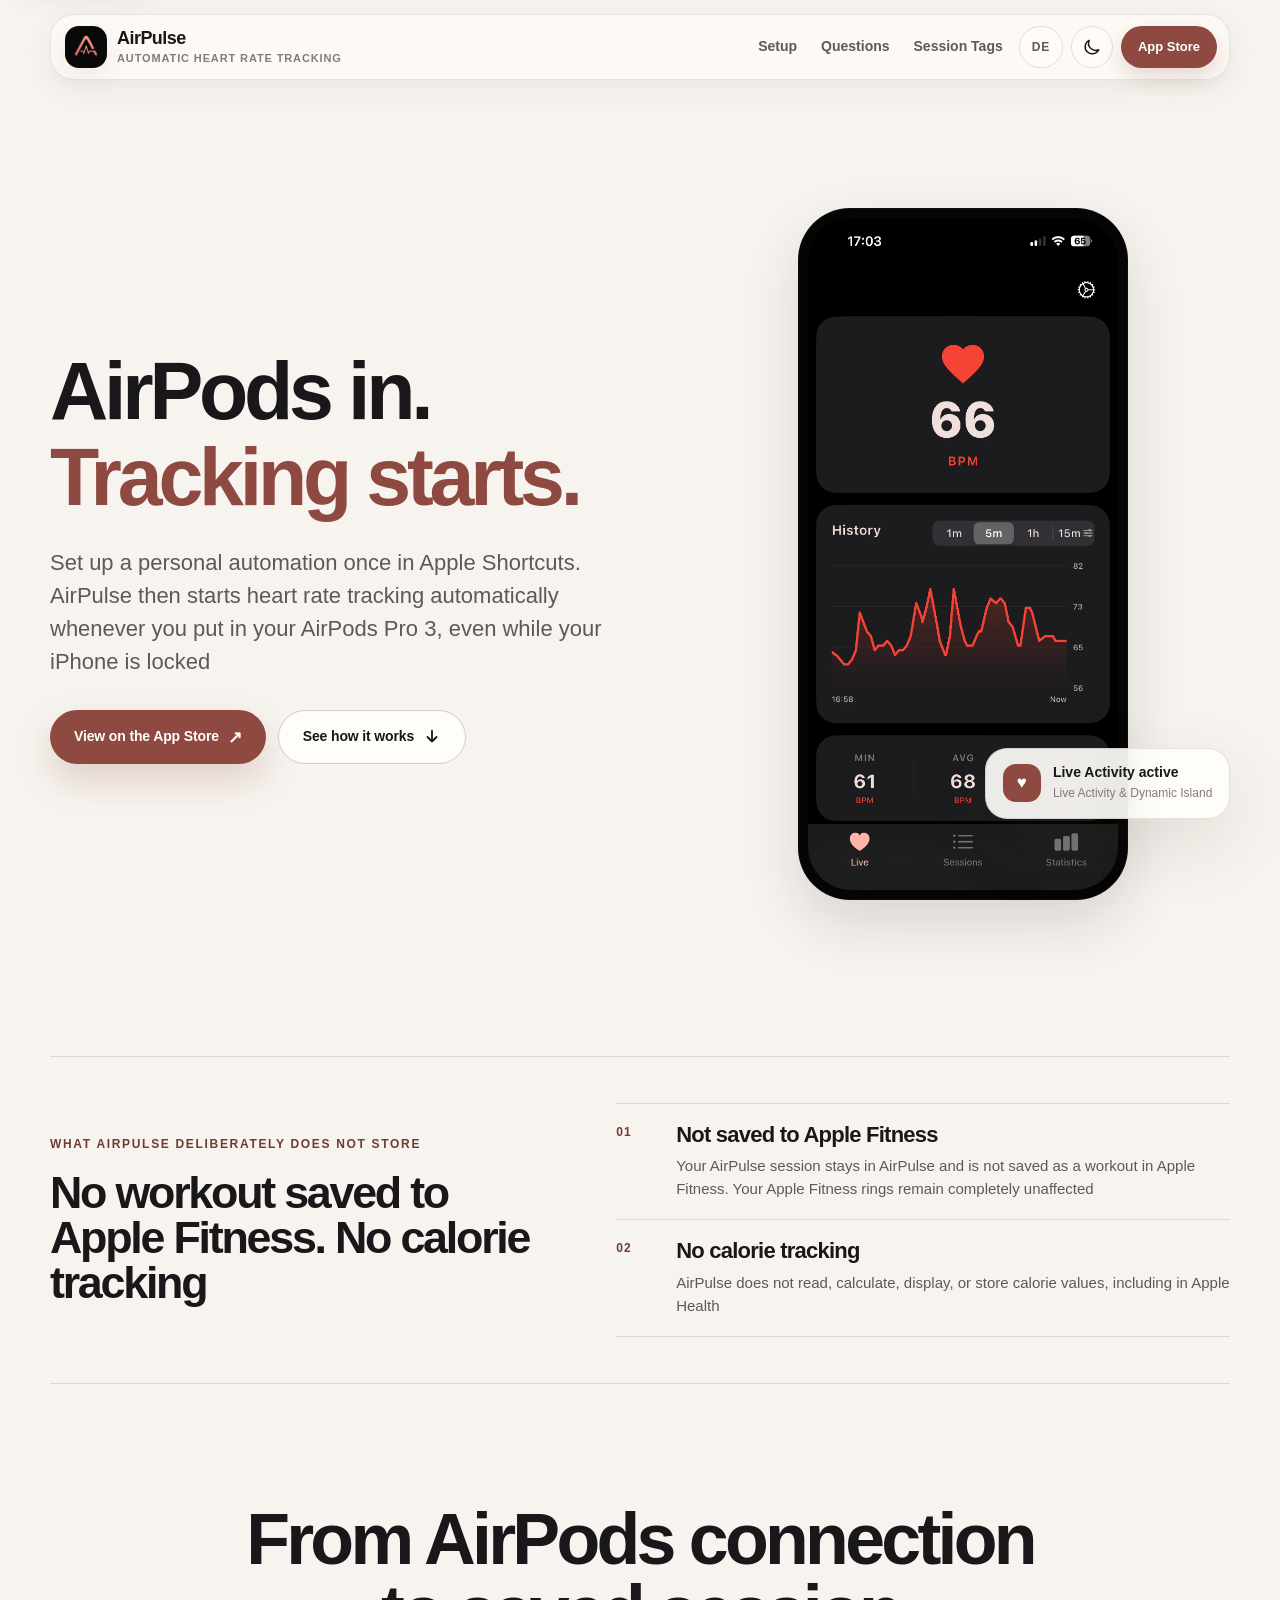
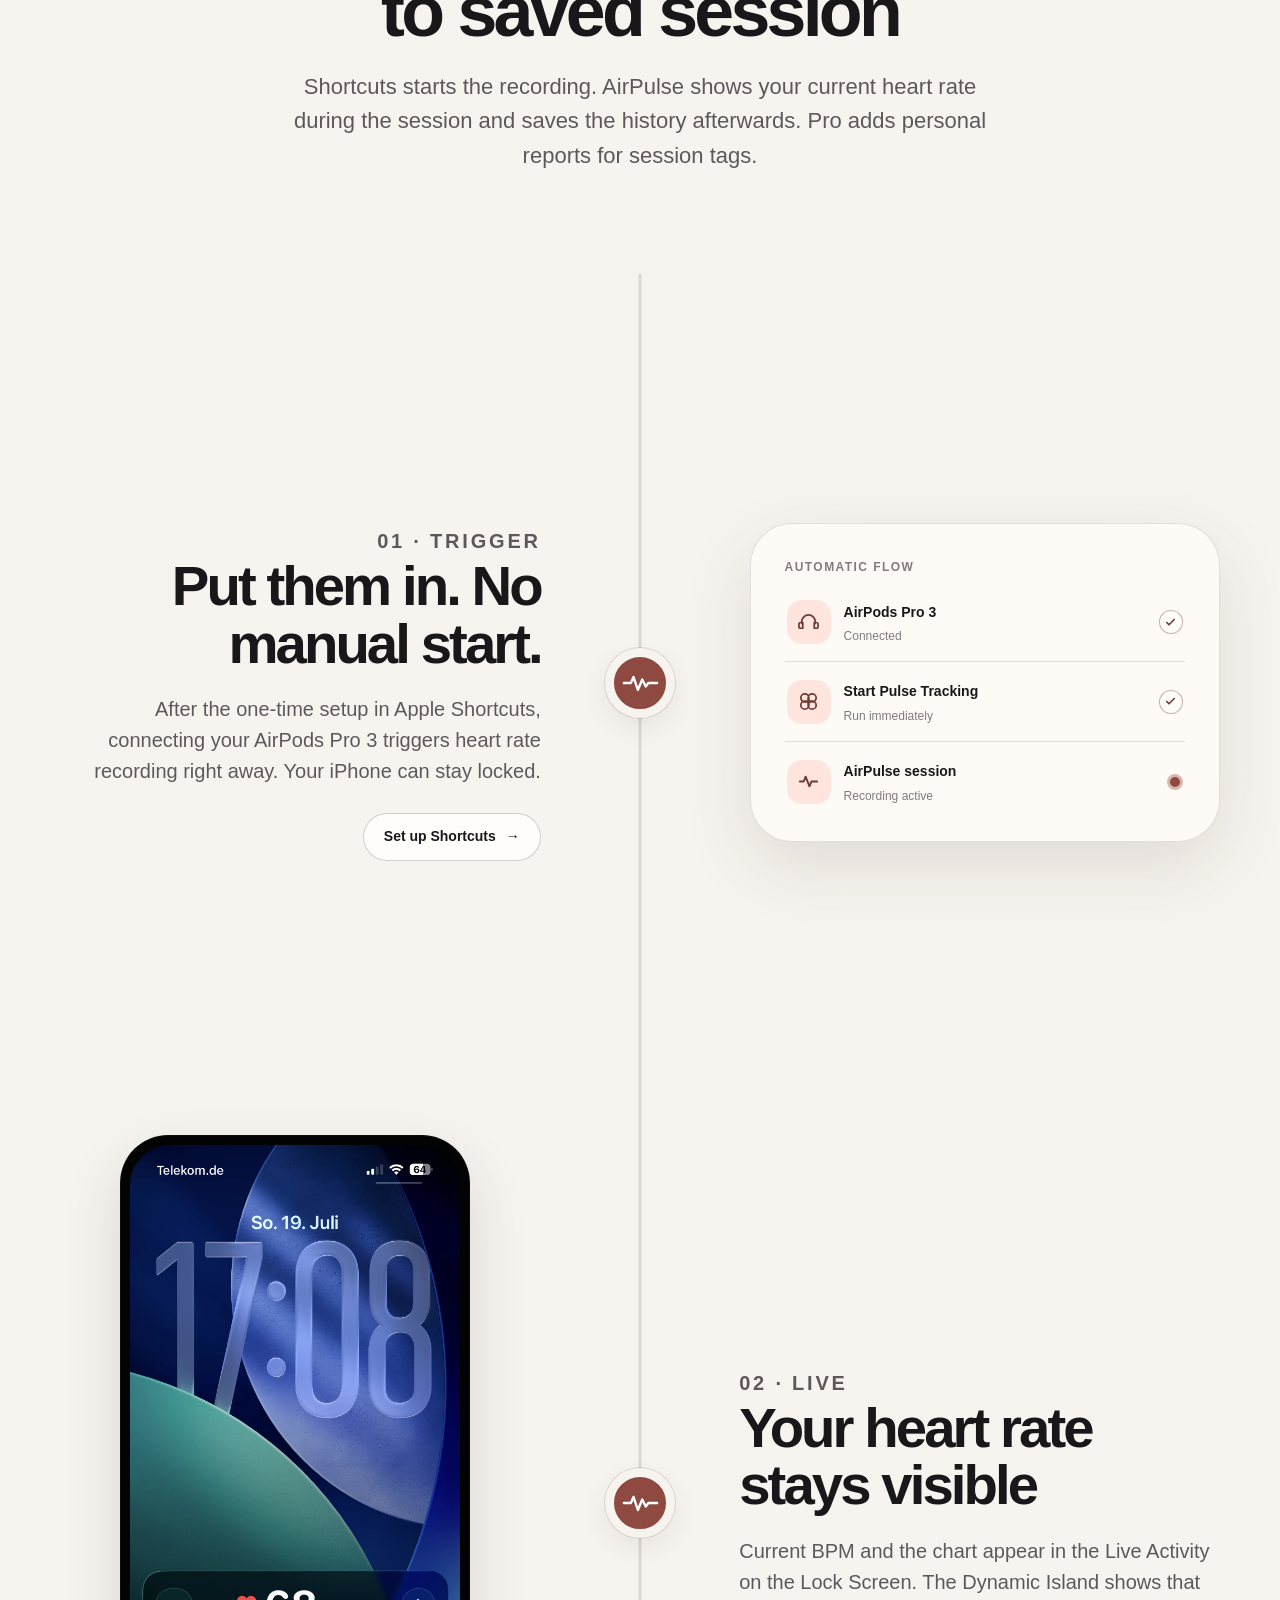
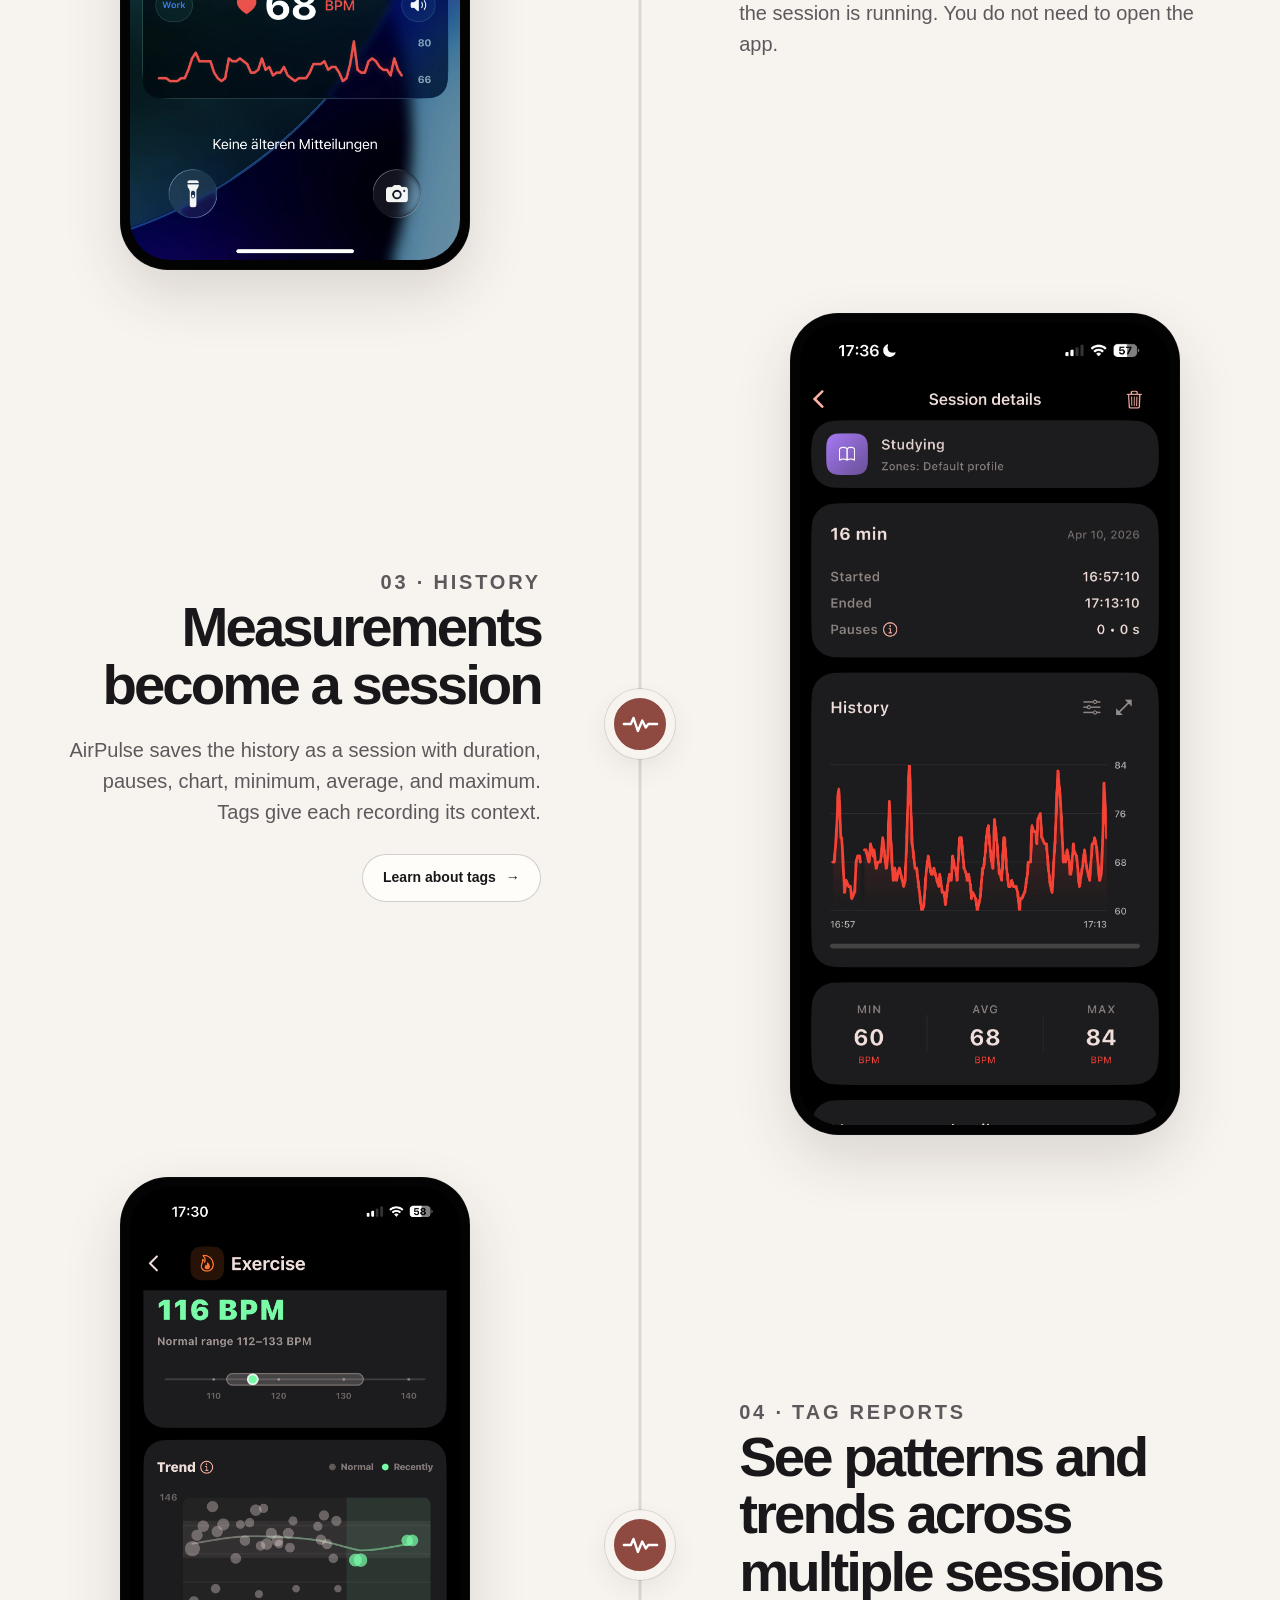
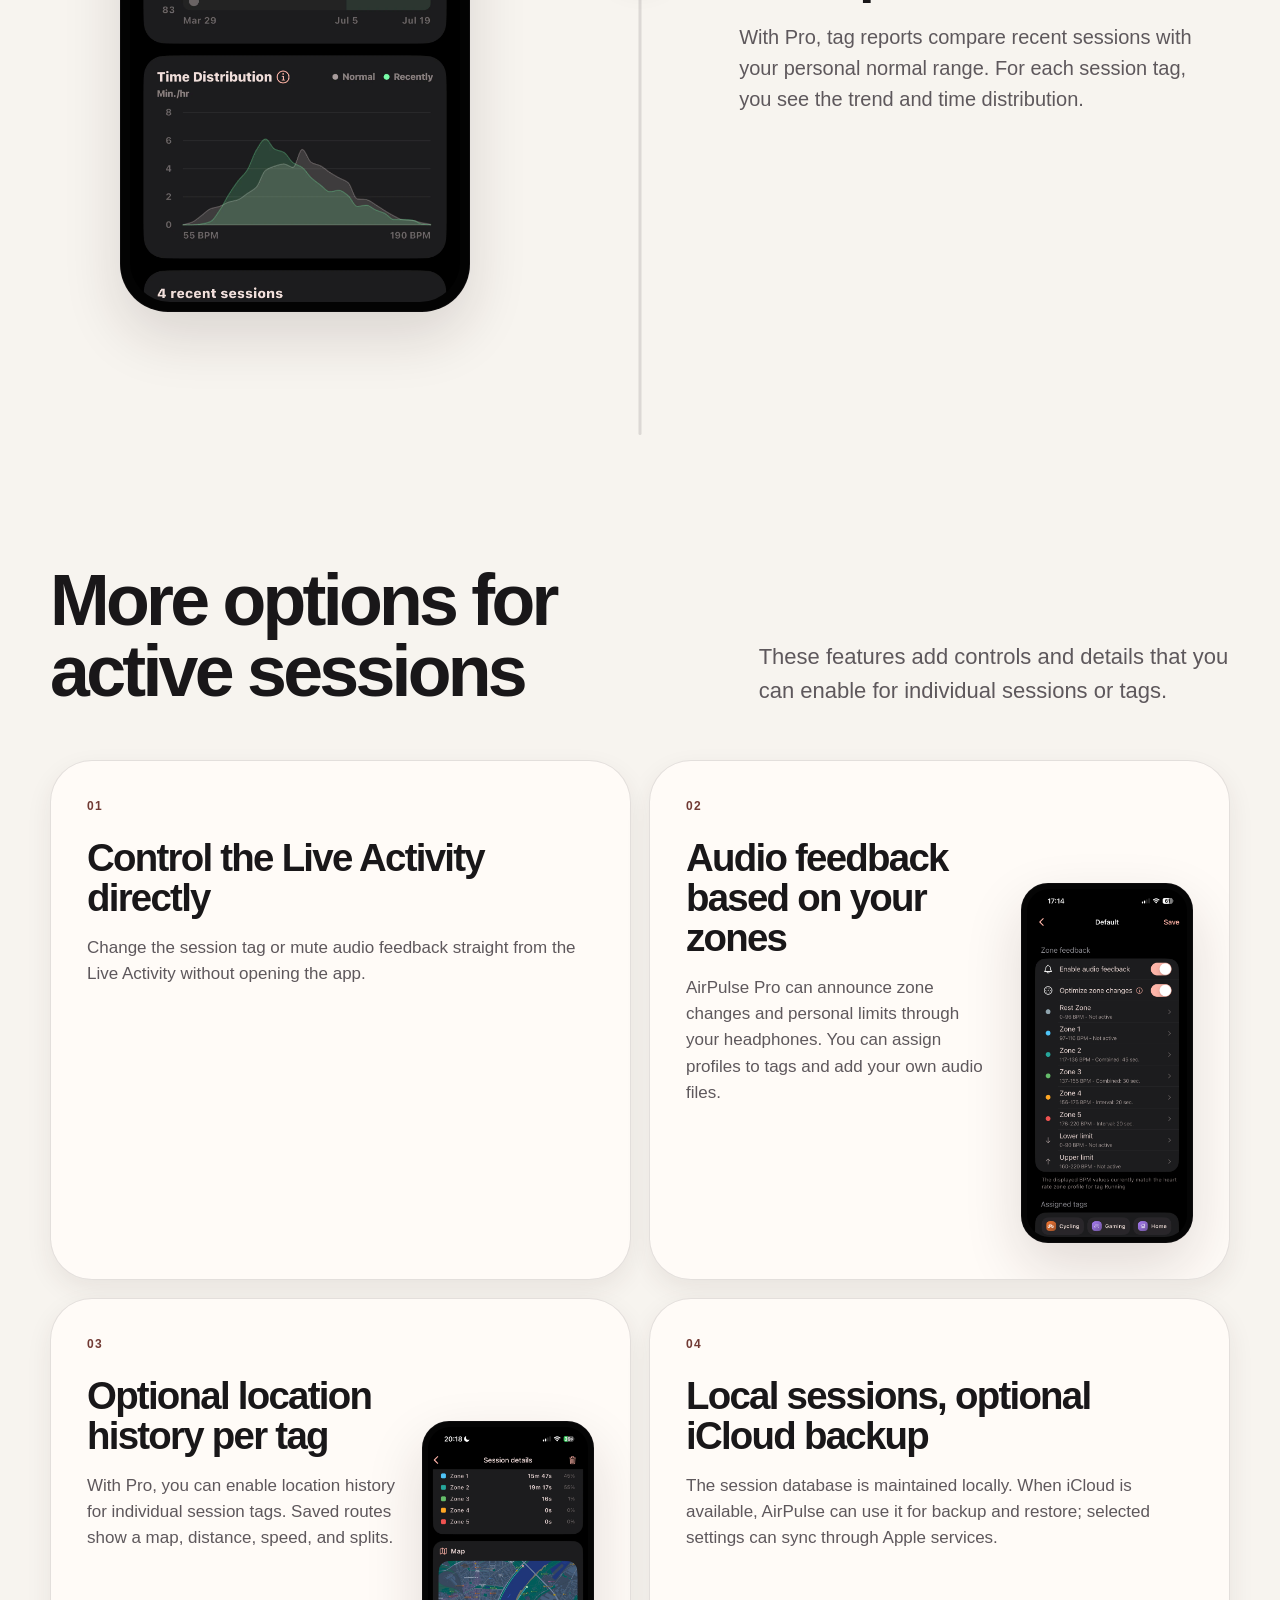
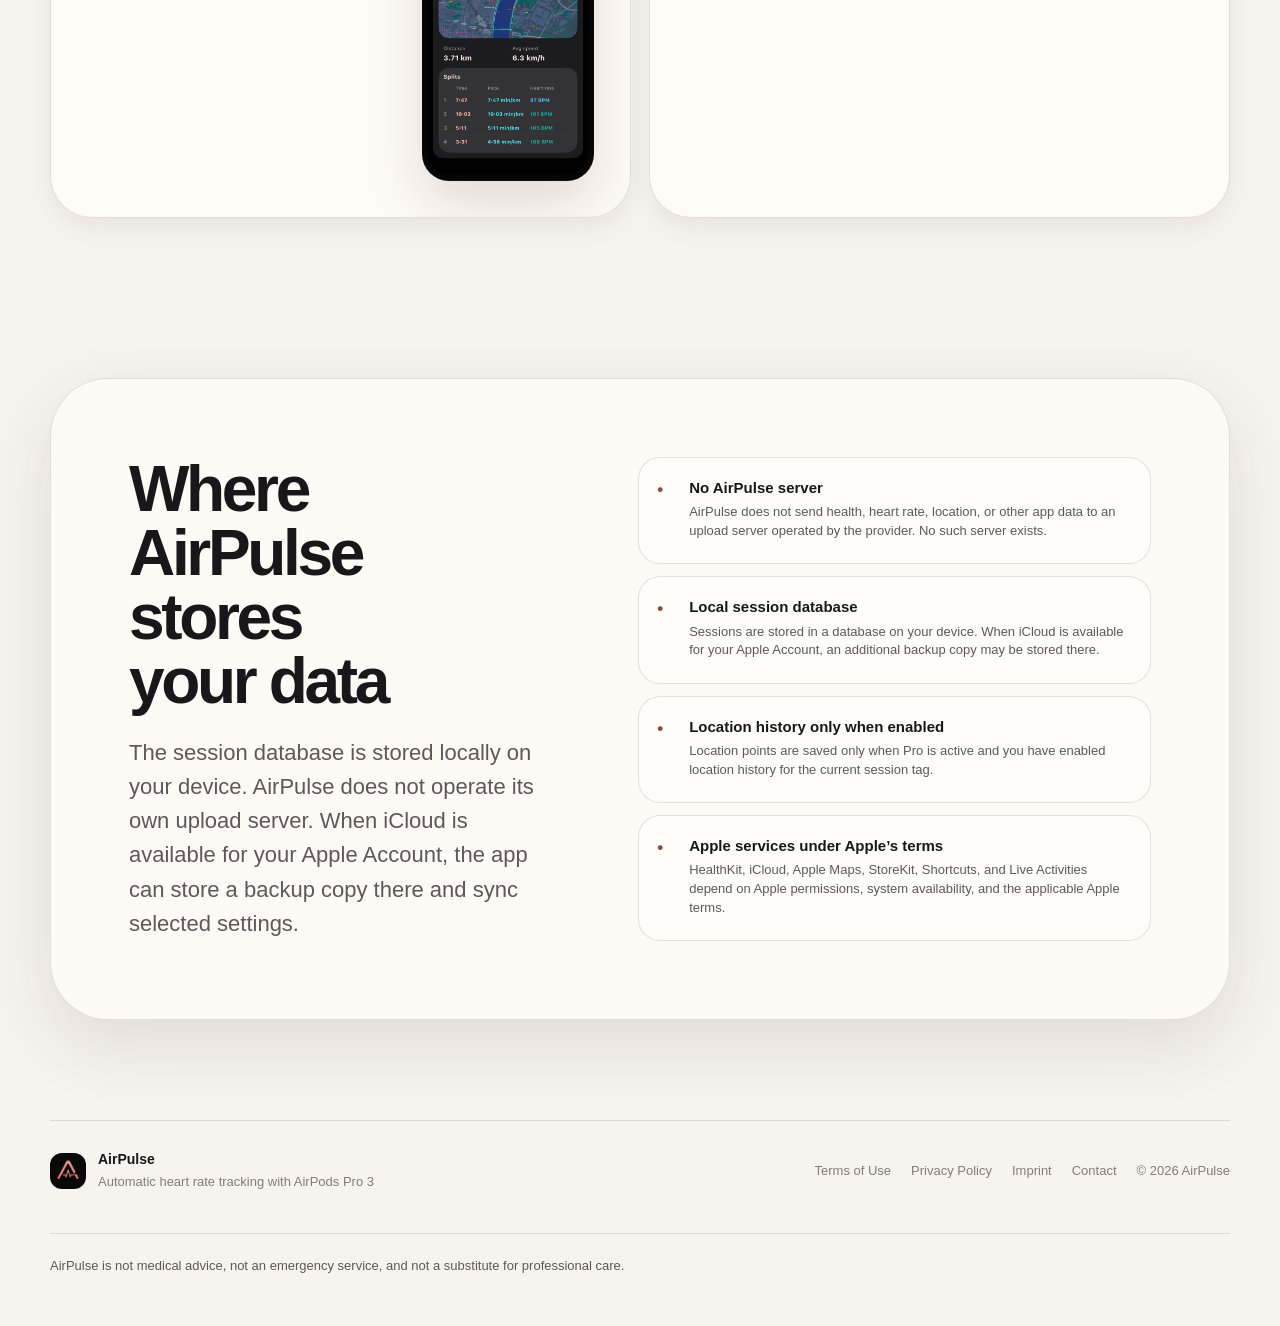
<file: index.html>
<!doctype html>
<html lang="de">
  <head>
    <meta charset="utf-8" />
    <meta name="viewport" content="width=device-width, initial-scale=1, viewport-fit=cover" />

    <title>AirPulse | Automatische Pulsaufzeichnung mit AirPods Pro 3</title>
    <meta
      name="description"
      content="AirPulse startet per Kurzbefehl, wenn du AirPods Pro 3 einsetzt. Das iPhone kann dabei gesperrt bleiben."
    />
    <meta name="robots" content="index,follow,max-image-preview:large" />
    <meta name="apple-mobile-web-app-title" content="AirPulse" />
    <meta name="theme-color" content="transparent" />
    <meta name="apple-mobile-web-app-status-bar-style" content="black-translucent" />
    <link rel="canonical" href="https://chris20008.github.io/AirPulse/" />

    <link rel="icon" href="assets/favicon-32x32.png" sizes="32x32" type="image/png" />
    <link rel="icon" href="assets/favicon-16x16.png" sizes="16x16" type="image/png" />
    <link rel="apple-touch-icon" href="assets/apple-touch-icon.png" />
    <link rel="manifest" href="site.webmanifest" />
    <link rel="preload" as="image" href="assets/carousel_images/de/screen-1.webp" type="image/webp" />
    <link rel="stylesheet" href="styles.css?v=20260729-22" />

    <meta property="og:type" content="website" />
    <meta property="og:url" content="https://chris20008.github.io/AirPulse/" />
    <meta property="og:title" content="AirPulse | Automatische Pulsaufzeichnung mit AirPods Pro 3" />
    <meta
      property="og:description"
      content="AirPulse startet per Kurzbefehl, wenn du AirPods Pro 3 einsetzt. Das iPhone kann dabei gesperrt bleiben."
    />
    <meta property="og:locale" content="de_DE" />
    <meta property="og:image" content="https://chris20008.github.io/AirPulse/assets/icon-512.png" />
    <meta property="og:image:width" content="512" />
    <meta property="og:image:height" content="512" />
    <meta name="twitter:card" content="summary_large_image" />
    <meta name="twitter:title" content="AirPulse | Automatische Pulsaufzeichnung mit AirPods Pro 3" />
    <meta
      name="twitter:description"
      content="AirPulse startet per Kurzbefehl, wenn du AirPods Pro 3 einsetzt. Das iPhone kann dabei gesperrt bleiben."
    />
    <meta name="twitter:image" content="https://chris20008.github.io/AirPulse/assets/icon-512.png" />

    <script>
      (function () {
        var savedTheme = "";
        try {
          savedTheme = window.localStorage.getItem("airpulse-theme") || "";
        } catch (error) {
        }
        var dark = window.matchMedia && window.matchMedia("(prefers-color-scheme: dark)").matches;
        document.documentElement.setAttribute("data-theme", savedTheme === "dark" || (!savedTheme && dark) ? "dark" : "light");
      })();
    </script>
  </head>

  <body data-page="home">
    <a class="skip-link" href="#content" data-i18n="skip.link">Zum Inhalt springen</a>

    <div class="site-header-shell">
      <header class="site-header container">
        <a class="brand" href="#top" aria-label="AirPulse Startseite" data-i18n-aria-label="brand.homeLabel">
          <img class="brand-icon" src="assets/Version7.png" alt="" width="1024" height="1024" />
          <span class="brand-copy">
            <strong>AirPulse</strong>
            <span data-i18n="brand.subtitle">Automatische Pulsaufzeichnung</span>
          </span>
        </a>

        <nav class="site-nav" aria-label="Hauptnavigation" data-i18n-aria-label="nav.mainLabel">
          <a href="how-to.html" data-i18n="nav.setup">Einrichtung</a>
          <a href="faq.html" data-i18n="nav.faq">Fragen</a>
          <a href="tags.html" data-i18n="nav.tags">Session Tags</a>
        </nav>

        <div class="header-actions">
          <button class="language-button" type="button" data-language-toggle aria-label="Switch to English">EN</button>
          <button class="icon-button" type="button" data-theme-toggle aria-label="Dunkles Design aktivieren" aria-pressed="false">
            <span class="theme-icon" aria-hidden="true">
              <svg class="theme-icon-moon" viewBox="0 0 24 24"><path d="M20 15.3A8.5 8.5 0 0 1 8.7 4 8.5 8.5 0 1 0 20 15.3Z" /></svg>
              <svg class="theme-icon-sun" viewBox="0 0 24 24"><circle cx="12" cy="12" r="4" /><path d="M12 2v2m0 16v2M4.93 4.93l1.42 1.42m11.3 11.3 1.42 1.42M2 12h2m16 0h2M4.93 19.07l1.42-1.42m11.3-11.3 1.42-1.42" /></svg>
            </span>
          </button>
          <a class="store-button" href="https://apps.apple.com/us/app/airpulse/id6760625679" data-app-store-link data-i18n="nav.store">App Store</a>
        </div>
      </header>
    </div>

    <main id="content">
      <section class="hero container" id="top" aria-labelledby="hero-title">
        <div class="hero-copy">
          <h1 id="hero-title">
            <span data-i18n="hero.titleLead">AirPods rein.</span><br />
            <span class="signal-text" data-i18n="hero.titleSignal">Aufzeichnung läuft.</span>
          </h1>
          <p class="hero-lede" data-i18n="hero.lede">
            Richte einmal eine persönliche Automation in Apple Kurzbefehle ein. Danach startet AirPulse die Pulsaufzeichnung jederzeit automatisch, sobald du deine AirPods Pro 3 einsetzt, auch bei gesperrtem iPhone
          </p>
          <div class="hero-actions">
            <a class="primary-button" href="https://apps.apple.com/us/app/airpulse/id6760625679" data-app-store-link>
              <span data-i18n="hero.primary">Im App Store ansehen</span>
              <span class="button-arrow" aria-hidden="true">↗</span>
            </a>
            <a class="secondary-button" href="#story-heading">
              <span data-i18n="hero.secondary">Den Ablauf entdecken</span>
              <svg aria-hidden="true" viewBox="0 0 20 20">
                <path d="M10 3v12m-5-5 5 5 5-5" />
              </svg>
            </a>
          </div>
        </div>

        <div class="hero-stage" aria-label="AirPulse Live-Ansicht" data-i18n-aria-label="hero.stageLabel">
          <div class="phone-frame">
            <img
              src="assets/carousel_images/de/screen-1.webp"
              data-localized-image
              data-src-de="assets/carousel_images/de/screen-1.webp"
              data-src-en="assets/carousel_images/en/screen-1.webp"
              data-i18n-alt="image.liveAlt"
              alt="AirPulse Live-Ansicht mit aktueller Herzfrequenz, Verlauf und Statistiken"
              width="1179"
              height="2556"
              loading="eager"
              decoding="async"
            />
          </div>

          <div class="status-card live" aria-hidden="true">
            <span class="status-symbol">♥</span>
            <span>
              <strong data-i18n="hero.statusLiveTitle">Live Activity aktiv</strong>
              <span data-i18n="hero.statusLiveText">Live Activity & Dynamic Island</span>
            </span>
          </div>
        </div>
      </section>

      <section class="tracking-boundaries container reveal" aria-labelledby="tracking-boundaries-title">
        <div class="tracking-boundaries-heading">
          <p class="section-kicker" data-i18n="boundaries.kicker">Was AirPulse bewusst nicht speichert</p>
          <h2 id="tracking-boundaries-title" data-i18n="boundaries.title">Kein Workout in Apple Fitness. Kein Kalorientracking</h2>
        </div>
        <div class="tracking-boundaries-list">
          <article>
            <span aria-hidden="true">01</span>
            <div>
              <h3 data-i18n="boundaries.fitnessTitle">Nicht in Apple Fitness</h3>
              <p data-i18n="boundaries.fitnessBody">Die AirPulse-Session bleibt in AirPulse und wird nicht als Workout in Apple Fitness gespeichert. Deine Ringe in Apple Fitness bleiben komplett unberührt</p>
            </div>
          </article>
          <article>
            <span aria-hidden="true">02</span>
            <div>
              <h3 data-i18n="boundaries.caloriesTitle">Kein Kalorientracking</h3>
              <p data-i18n="boundaries.caloriesBody">AirPulse liest, berechnet, zeigt und speichert keine Kalorienwerte. Das gilt auch für Apple Health</p>
            </div>
          </article>
        </div>
      </section>

      <section class="container" aria-labelledby="story-heading">
        <div class="story-intro reveal">
          <h2 class="section-heading" id="story-heading" data-i18n="story.title">Vom Einsetzen zur gespeicherten Session</h2>
          <p class="section-lede" data-i18n="story.lede">
            Der Kurzbefehl startet die Aufzeichnung. Während der Session zeigt AirPulse den aktuellen Puls, danach speichert die App den Verlauf. Mit Pro kommen persönliche Berichte für Session-Tags hinzu.
          </p>
        </div>

        <div class="journey" id="journey">
          <span class="signal-rail" aria-hidden="true"></span>
          <span class="signal-rail-fill" aria-hidden="true"></span>

          <article class="journey-step reveal">
            <div class="journey-copy">
              <p class="step-number" data-i18n="step1.label">01 · Auslöser</p>
              <h3 data-i18n="step1.title">Einsetzen statt starten</h3>
              <p data-i18n="step1.body">
                Nach der einmaligen Einrichtung in Apple Kurzbefehle löst die Verbindung deiner AirPods Pro 3 die Pulsaufzeichnung direkt aus. Dein iPhone kann dabei gesperrt bleiben.
              </p>
              <a class="step-setup-button" href="how-to.html">
                <span data-i18n="step1.setup">Kurzbefehle einrichten</span>
                <span aria-hidden="true">→</span>
              </a>
            </div>
            <div class="step-marker" aria-hidden="true">
              <svg viewBox="0 0 40 20"><path d="M1 10h8l3-7 5 15 5-12 4 8 3-4h10" /></svg>
            </div>
            <div class="journey-media">
              <div class="automation-card">
                <p data-i18n="automation.label">Automatischer Ablauf</p>
                <div class="automation-flow">
                  <div class="automation-state">
                    <span class="automation-state-icon" aria-hidden="true">
                      <svg viewBox="0 0 24 24">
                        <path d="M5 13v-2a7 7 0 0 1 14 0v2" />
                        <path d="M5 12H3.8A1.8 1.8 0 0 0 2 13.8v2.4A1.8 1.8 0 0 0 3.8 18H6v-6Zm13 0h2.2a1.8 1.8 0 0 1 1.8 1.8v2.4a1.8 1.8 0 0 1-1.8 1.8H18v-6Z" />
                      </svg>
                    </span>
                    <span>
                      <strong data-i18n="automation.state1Title">AirPods Pro 3</strong>
                      <span data-i18n="automation.state1Text">Verbunden</span>
                    </span>
                    <span class="state-check" aria-hidden="true">
                      <svg viewBox="0 0 20 20"><path d="m5 10 3 3 7-7" /></svg>
                    </span>
                  </div>
                  <div class="automation-state">
                    <span class="automation-state-icon" aria-hidden="true">
                      <svg viewBox="0 0 24 24">
                        <path d="M8.2 4a4.2 4.2 0 1 0 0 8.4h7.6a4.2 4.2 0 1 0 0-8.4 4.2 4.2 0 0 0-4.2 4.2v7.6a4.2 4.2 0 1 0 4.2-4.2H8.2a4.2 4.2 0 1 0 4.2 4.2V8.2A4.2 4.2 0 1 0 8.2 12.4" />
                      </svg>
                    </span>
                    <span>
                      <strong data-i18n="automation.state2Title">Start Pulse Tracking</strong>
                      <span data-i18n="automation.state2Text">Sofort ausgeführt</span>
                    </span>
                    <span class="state-check" aria-hidden="true">
                      <svg viewBox="0 0 20 20"><path d="m5 10 3 3 7-7" /></svg>
                    </span>
                  </div>
                  <div class="automation-state">
                    <span class="automation-state-icon is-live" aria-hidden="true">
                      <svg viewBox="0 0 24 24">
                        <path d="M3 12h4l2-5 4 10 2-5h6" />
                      </svg>
                    </span>
                    <span>
                      <strong data-i18n="automation.state3Title">AirPulse Session</strong>
                      <span data-i18n="automation.state3Text">Aufzeichnung aktiv</span>
                    </span>
                    <span class="state-live" aria-hidden="true"></span>
                  </div>
                </div>
              </div>
            </div>
          </article>

          <article class="journey-step reveal">
            <div class="journey-copy">
              <p class="step-number" data-i18n="step2.label">02 · Live</p>
              <h3 data-i18n="step2.title">Dein Puls bleibt sichtbar</h3>
              <p data-i18n="step2.body">
                Aktuelle BPM und der Verlauf erscheinen in der Live Activity auf dem Sperrbildschirm. In der Dynamic Island siehst du, dass die Session läuft. Die App muss dafür nicht geöffnet sein.
              </p>
            </div>
            <div class="step-marker" aria-hidden="true">
              <svg viewBox="0 0 40 20"><path d="M1 10h8l3-7 5 15 5-12 4 8 3-4h10" /></svg>
            </div>
            <div class="journey-media">
              <div class="screenshot-shell compact">
                <img
                  src="assets/carousel_images/de/screen-2.webp"
                  data-localized-image
                  data-src-de="assets/carousel_images/de/screen-2.webp"
                  data-src-en="assets/carousel_images/en/screen-2.webp"
                  data-i18n-alt="image.activityAlt"
                  alt="AirPulse Live Activity mit Herzfrequenz und Verlauf auf dem iPhone-Sperrbildschirm"
                  width="1179"
                  height="2556"
                  loading="lazy"
                  decoding="async"
                />
              </div>
            </div>
          </article>

          <article class="journey-step reveal">
            <div class="journey-copy">
              <p class="step-number" data-i18n="step3.label">03 · Verlauf</p>
              <h3 data-i18n="step3.title">Aus Messwerten wird eine Session</h3>
              <p data-i18n="step3.body">
                AirPulse speichert den Verlauf als Session mit Dauer, Pausen, Kurve, Min-, Durchschnitts- und Maximalwerten. Tags geben der Aufzeichnung den passenden Kontext.
              </p>
              <a class="step-setup-button" href="tags.html">
                <span data-i18n="step3.tags">Mehr über Tags</span>
                <span aria-hidden="true">→</span>
              </a>
            </div>
            <div class="step-marker" aria-hidden="true">
              <svg viewBox="0 0 40 20"><path d="M1 10h8l3-7 5 15 5-12 4 8 3-4h10" /></svg>
            </div>
            <div class="journey-media">
              <div class="screenshot-shell">
                <img
                  src="assets/carousel_images/de/screen-6.webp"
                  data-localized-image
                  data-src-de="assets/carousel_images/de/screen-6.webp"
                  data-src-en="assets/carousel_images/en/screen-6.webp"
                  data-i18n-alt="image.sessionAlt"
                  alt="AirPulse Session-Details mit Tag, Verlauf und Herzfrequenzstatistiken"
                  width="1179"
                  height="2556"
                  loading="lazy"
                  decoding="async"
                />
              </div>
            </div>
          </article>

          <article class="journey-step reveal">
            <div class="journey-copy">
              <p class="step-number" data-i18n="step4.label">04 · Tag-Berichte</p>
              <h3 data-i18n="step4.title">Erkenne Muster und Trends über mehrere Sessions hinweg</h3>
              <p data-i18n="step4.body">
                Mit Pro vergleichen Tag-Berichte aktuelle Sessions mit deinem persönlichen Normalbereich. Für jeden Session-Tag siehst du den Verlauf und die Zeitverteilung.
              </p>
            </div>
            <div class="step-marker" aria-hidden="true">
              <svg viewBox="0 0 40 20"><path d="M1 10h8l3-7 5 15 5-12 4 8 3-4h10" /></svg>
            </div>
            <div class="journey-media">
              <div class="screenshot-shell compact">
                <img
                  src="assets/carousel_images/de/screen-3.webp"
                  data-localized-image
                  data-src-de="assets/carousel_images/de/screen-3.webp"
                  data-src-en="assets/carousel_images/en/screen-3.webp"
                  data-i18n-alt="image.insightsAlt"
                  alt="AirPulse Tag-Bericht mit persönlichem Normalbereich, Verlauf und Zeitverteilung"
                  width="1179"
                  height="2556"
                  loading="lazy"
                  decoding="async"
                />
              </div>
            </div>
          </article>
        </div>
      </section>

      <section class="feature-section container" id="features" aria-labelledby="features-heading">
        <div class="feature-header reveal">
          <div>
            <h2 class="section-heading" id="features-heading" data-i18n="features.title">Weitere Funktionen für aktive Sessions</h2>
          </div>
          <p class="section-lede" data-i18n="features.lede">
            Diese Funktionen ergänzen den automatischen Start und lassen sich je nach Session oder Tag aktivieren.
          </p>
        </div>

        <div class="feature-grid">
          <article class="feature-card reveal">
            <span class="feature-index">01</span>
            <h3 data-i18n="feature1.title">Live Activity direkt bedienen</h3>
            <p data-i18n="feature1.body">In der Live Activity kannst du den Session-Tag wechseln und das Audio-Feedback stummschalten, ohne die App zu öffnen.</p>
          </article>

          <article class="feature-card has-preview reveal">
            <span class="feature-index">02</span>
            <h3 data-i18n="feature2.title">Audio-Feedback nach deinen Zonen</h3>
            <p data-i18n="feature2.body">
              AirPulse Pro kann Zonenwechsel und persönliche Limits über deine Kopfhörer ansagen. Du kannst Profile Tags zuordnen und eigene Audiodateien hinzufügen.
            </p>
            <div class="feature-preview" aria-hidden="true">
              <img
                src="assets/carousel_images/de/screen-4.webp"
                data-localized-image
                data-src-de="assets/carousel_images/de/screen-4.webp"
                data-src-en="assets/carousel_images/en/screen-4.webp"
                alt=""
                width="1179"
                height="2556"
                loading="lazy"
                decoding="async"
              />
            </div>
          </article>

          <article class="feature-card has-preview reveal">
            <span class="feature-index">03</span>
            <h3 data-i18n="feature3.title">Optionaler Standortverlauf je Session-Tag</h3>
            <p data-i18n="feature3.body">
              Mit Pro kannst du den Standortverlauf für einzelne Session-Tags aktivieren. Gespeicherte Routen zeigen Karte, Strecke, Geschwindigkeit und Splits.
            </p>
            <div class="feature-preview" aria-hidden="true">
              <img
                src="assets/carousel_images/de/screen-5.webp"
                data-localized-image
                data-src-de="assets/carousel_images/de/screen-5.webp"
                data-src-en="assets/carousel_images/en/screen-5.webp"
                alt=""
                width="1179"
                height="2556"
                loading="lazy"
                decoding="async"
              />
            </div>
          </article>

          <article class="feature-card reveal">
            <span class="feature-index">04</span>
            <h3 data-i18n="feature4.title">Lokale Sessions, optionales iCloud-Backup</h3>
            <p data-i18n="feature4.body">
              Die Session-Datenbank wird lokal geführt. Wenn iCloud verfügbar ist, kann AirPulse sie darüber sichern und wiederherstellen; ausgewählte Einstellungen können über Apple-Dienste synchronisiert werden.
            </p>
          </article>
        </div>
      </section>

      <section class="truth-section container" id="privacy" aria-labelledby="truth-heading">
        <div class="truth-card reveal">
          <div>
            <h2 class="section-heading" id="truth-heading" data-i18n="truth.title">Wo AirPulse deine Daten speichert</h2>
            <p class="section-lede" data-i18n="truth.lede">
              Die Session-Datenbank liegt lokal auf deinem Gerät. AirPulse betreibt keinen eigenen Upload-Server. Wenn iCloud für deinen Apple-Account verfügbar ist, kann die App dort eine Backup-Kopie speichern und ausgewählte Einstellungen synchronisieren.
            </p>
          </div>
          <ul class="truth-list">
            <li>
              <span aria-hidden="true">•</span>
              <div>
                <strong data-i18n="truth.item1Title">Kein AirPulse-Server</strong>
                <small data-i18n="truth.item1Body">AirPulse überträgt Gesundheits-, Herzfrequenz-, Standort- oder andere App-Daten nicht an einen vom Anbieter betriebenen Upload-Server. Einen solchen Server gibt es nicht.</small>
              </div>
            </li>
            <li>
              <span aria-hidden="true">•</span>
              <div>
                <strong data-i18n="truth.item2Title">Lokale Session-Datenbank</strong>
                <small data-i18n="truth.item2Body">Sessions liegen in einer Datenbank auf deinem Gerät. Wenn iCloud für deinen Apple-Account verfügbar ist, kann dort zusätzlich eine Backup-Kopie liegen.</small>
              </div>
            </li>
            <li>
              <span aria-hidden="true">•</span>
              <div>
                <strong data-i18n="truth.item3Title">Standortverlauf nur nach Aktivierung</strong>
                <small data-i18n="truth.item3Body">Standortpunkte werden nur gespeichert, wenn Pro aktiv ist und du den Standortverlauf für den aktuellen Session-Tag eingeschaltet hast.</small>
              </div>
            </li>
            <li>
              <span aria-hidden="true">•</span>
              <div>
                <strong data-i18n="truth.item4Title">Apple-Dienste mit eigenen Bedingungen</strong>
                <small data-i18n="truth.item4Body">HealthKit, iCloud, Apple Maps, StoreKit, Kurzbefehle und Live Activities hängen von Apple-Berechtigungen, der Systemverfügbarkeit und den jeweiligen Apple-Bedingungen ab.</small>
              </div>
            </li>
          </ul>
        </div>
      </section>

    </main>

    <footer class="site-footer container">
      <div class="footer-brand">
        <img src="assets/Version7.png" alt="" width="1024" height="1024" loading="lazy" decoding="async" />
        <span class="footer-copy">
          <strong>AirPulse</strong>
          <span data-i18n="footer.tagline">Automatisches Herzfrequenz-Tracking mit AirPods Pro 3</span>
        </span>
      </div>
      <nav class="footer-links" aria-label="Rechtliches und Kontakt" data-i18n-aria-label="footer.navLabel">
        <a href="terms-of-use.html" data-i18n="footer.terms">Nutzungsbedingungen</a>
        <a href="privacy-policy.html" data-i18n="footer.privacy">Datenschutz</a>
        <a href="imprint.html" data-i18n="footer.imprint">Impressum</a>
        <a href="mailto:airpulseapp@icloud.com" data-i18n="footer.contact">Kontakt</a>
        <span>© <span id="year">2026</span> <span data-i18n="footer.copyright">AirPulse</span></span>
      </nav>
      <p class="footer-disclaimer" data-i18n="footer.disclaimer">
        AirPulse bietet keine medizinische Beratung, ist kein Notfalldienst und ersetzt keine professionelle medizinische Versorgung.
      </p>
    </footer>

    <script src="mobile-menu.js?v=20260729-5" defer></script>
    <script src="site.js?v=20260729-17" defer></script>
  </body>
</html>
</file>
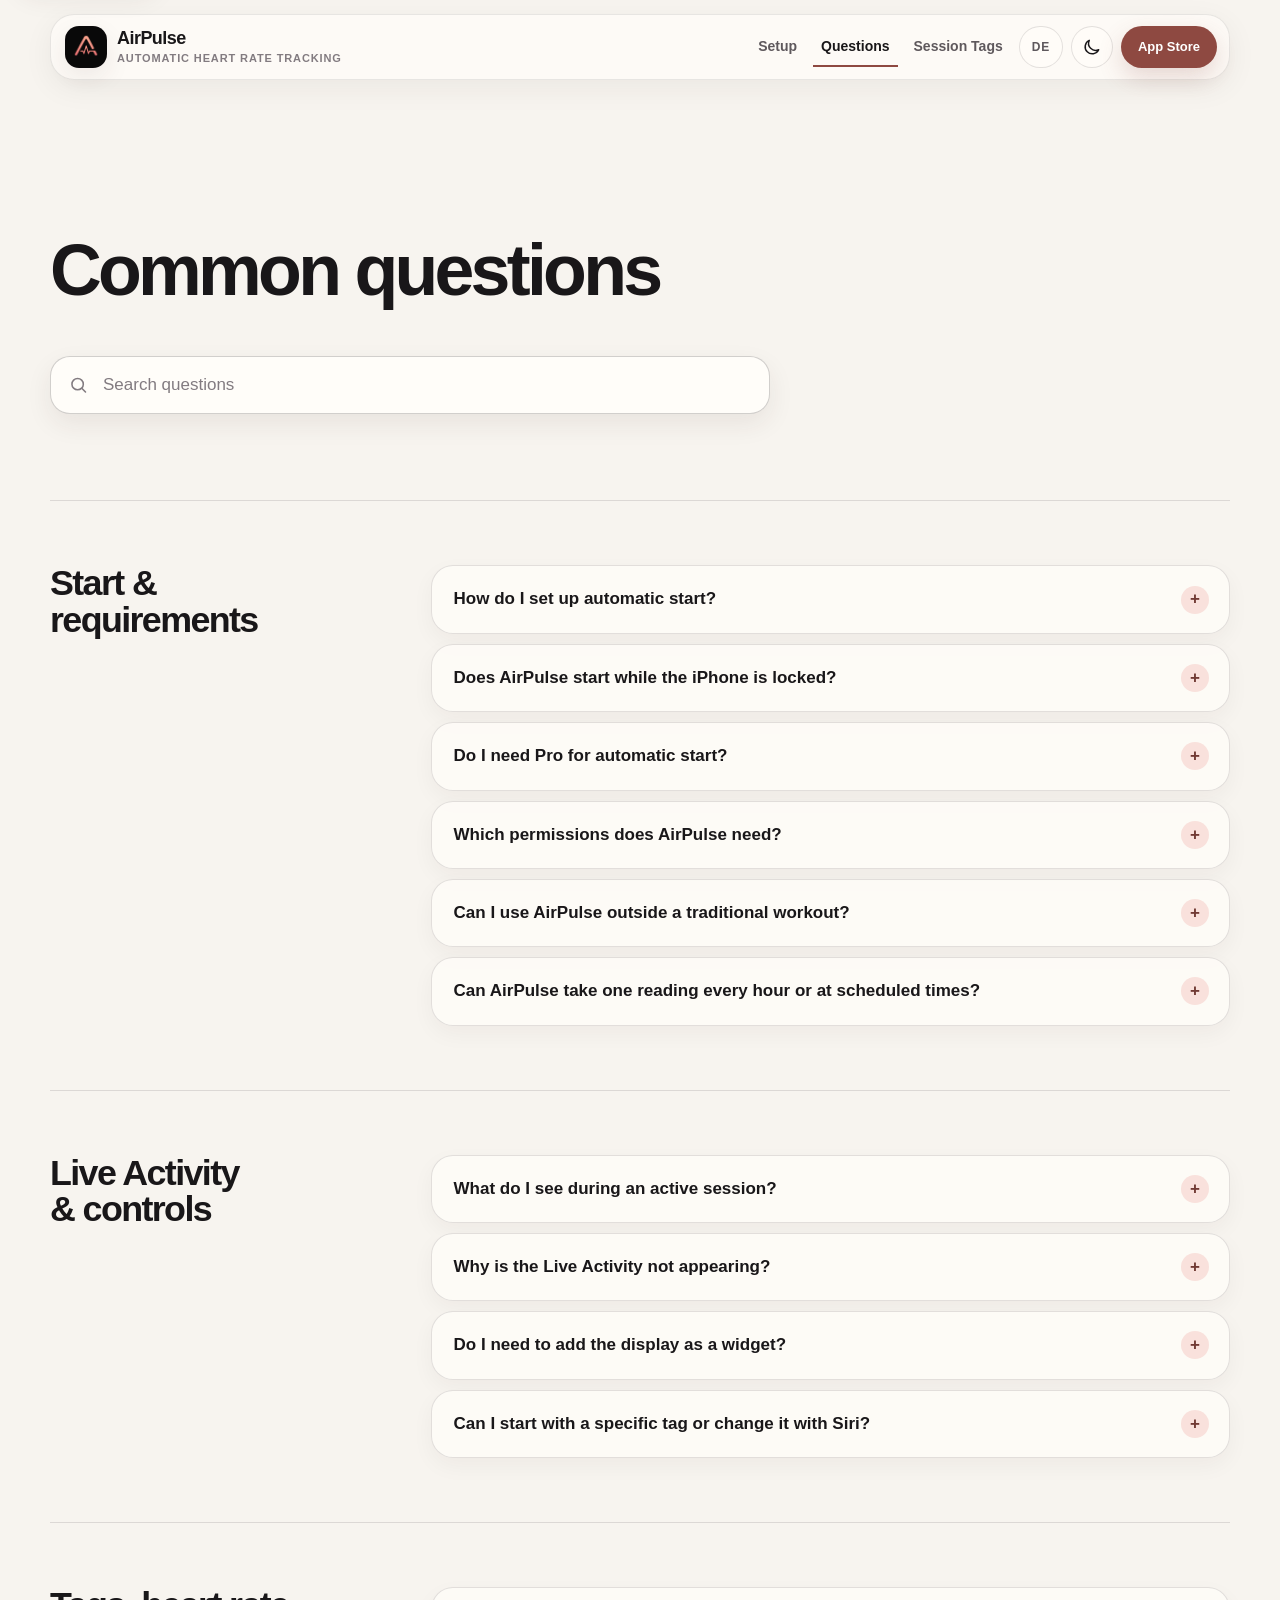
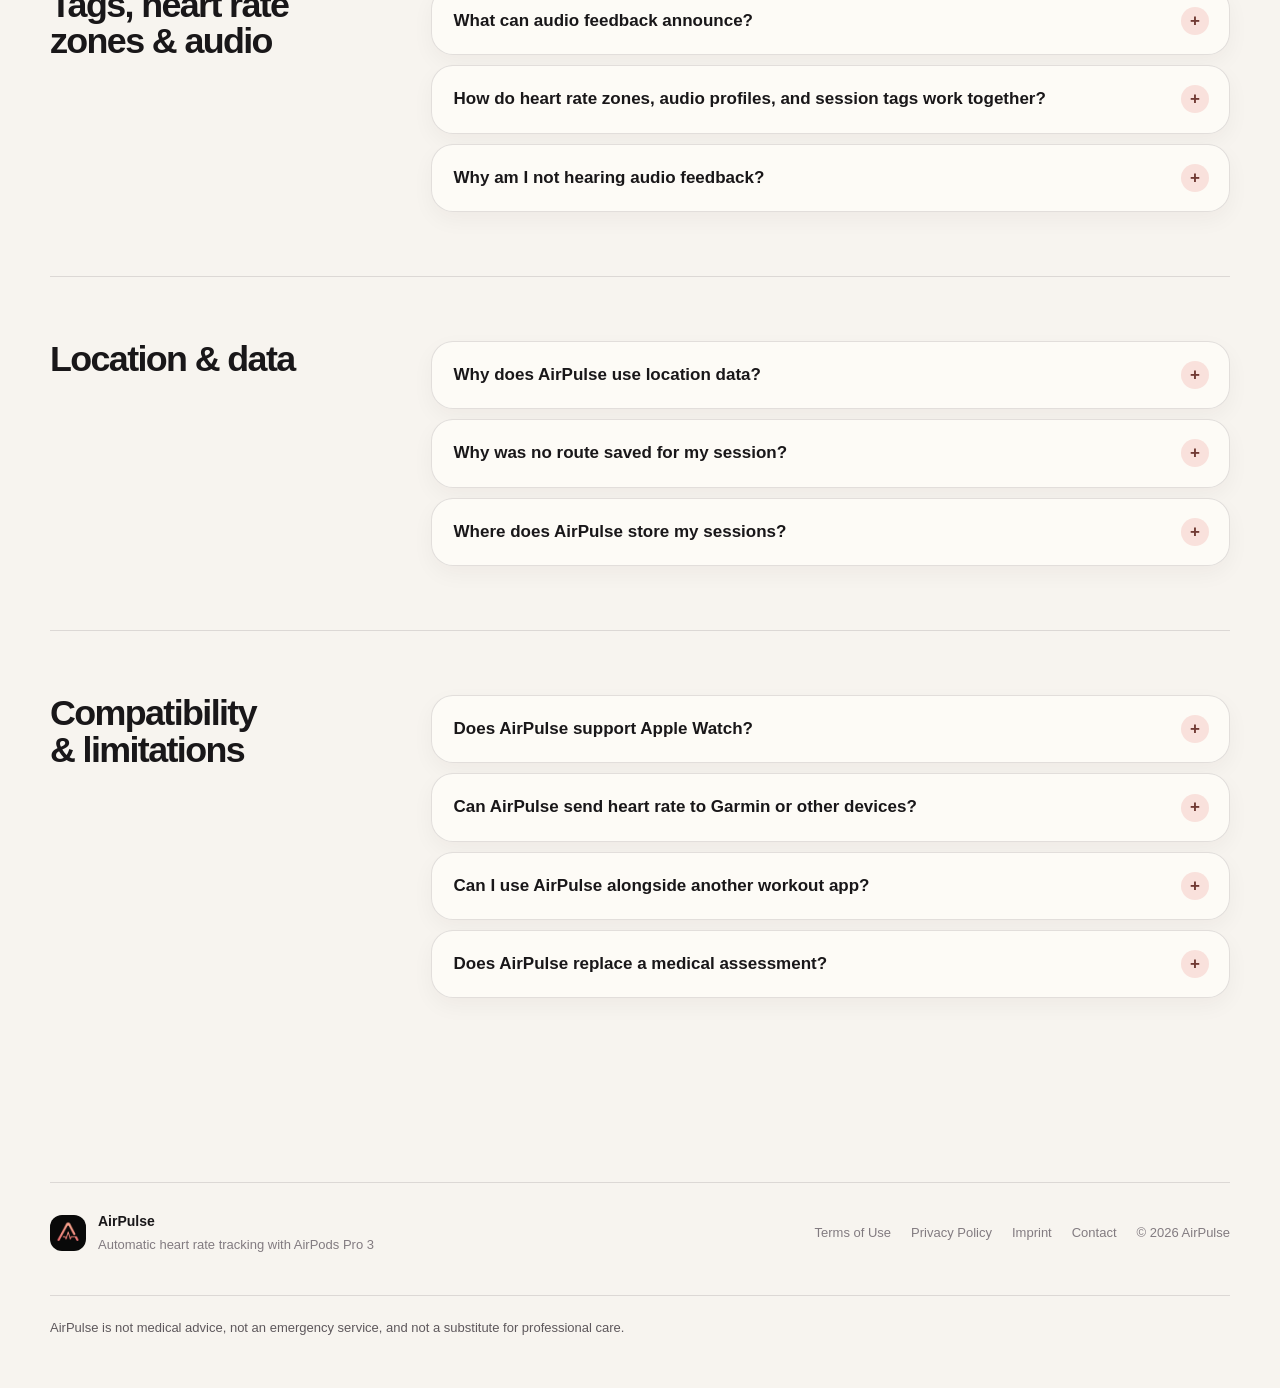
<file: faq.html>
<!doctype html>
<html lang="de">
  <head>
    <meta charset="utf-8" />
    <meta name="viewport" content="width=device-width, initial-scale=1, viewport-fit=cover" />

    <title data-i18n="faq.pageTitle">Häufige Fragen | AirPulse</title>
    <meta
      name="description"
      content="Antworten zu Autostart, Berechtigungen, Live Activity, Session-Tags, Pulszonen, Standort, Speicherung und Kompatibilität in AirPulse."
      data-i18n-content="faq.metaDescription"
    />
    <meta name="robots" content="index,follow,max-image-preview:large" />
    <meta name="apple-mobile-web-app-title" content="AirPulse" />
    <meta name="theme-color" content="transparent" />
    <meta name="apple-mobile-web-app-status-bar-style" content="black-translucent" />
    <link rel="canonical" href="https://chris20008.github.io/AirPulse/faq.html" />

    <link rel="icon" href="assets/favicon-32x32.png" sizes="32x32" type="image/png" />
    <link rel="icon" href="assets/favicon-16x16.png" sizes="16x16" type="image/png" />
    <link rel="apple-touch-icon" href="assets/apple-touch-icon.png" />
    <link rel="manifest" href="site.webmanifest" />
    <link rel="stylesheet" href="styles.css?v=20260729-22" />

    <meta property="og:type" content="website" />
    <meta property="og:url" content="https://chris20008.github.io/AirPulse/faq.html" />
    <meta property="og:title" content="Häufige Fragen | AirPulse" data-i18n-content="faq.pageTitle" />
    <meta
      property="og:description"
      content="Antworten zu Autostart, Berechtigungen, Live Activity, Session-Tags, Pulszonen, Standort, Speicherung und Kompatibilität in AirPulse."
      data-i18n-content="faq.metaDescription"
    />
    <meta property="og:locale" content="de_DE" />
    <meta property="og:image" content="https://chris20008.github.io/AirPulse/assets/icon-512.png" />
    <meta property="og:image:width" content="512" />
    <meta property="og:image:height" content="512" />
    <meta name="twitter:card" content="summary_large_image" />
    <meta name="twitter:title" content="Häufige Fragen | AirPulse" data-i18n-content="faq.pageTitle" />
    <meta
      name="twitter:description"
      content="Antworten zu Autostart, Berechtigungen, Live Activity, Session-Tags, Pulszonen, Standort, Speicherung und Kompatibilität in AirPulse."
      data-i18n-content="faq.metaDescription"
    />
    <meta name="twitter:image" content="https://chris20008.github.io/AirPulse/assets/icon-512.png" />

    <script>
      (function () {
        var savedTheme = "";
        try {
          savedTheme = window.localStorage.getItem("airpulse-theme") || "";
        } catch (error) {
        }
        var dark = window.matchMedia && window.matchMedia("(prefers-color-scheme: dark)").matches;
        document.documentElement.setAttribute("data-theme", savedTheme === "dark" || (!savedTheme && dark) ? "dark" : "light");
      })();
    </script>
  </head>

  <body class="faq-page" data-page="faq">
    <a class="skip-link" href="#content" data-i18n="skip.link">Zum Inhalt springen</a>

    <div class="site-header-shell">
      <header class="site-header container">
        <a class="brand" href="index.html" aria-label="AirPulse Startseite" data-i18n-aria-label="brand.homeLabel">
          <img class="brand-icon" src="assets/Version7.png" alt="" width="1024" height="1024" />
          <span class="brand-copy">
            <strong>AirPulse</strong>
            <span data-i18n="brand.subtitle">Automatische Pulsaufzeichnung</span>
          </span>
        </a>

        <nav class="site-nav" aria-label="Hauptnavigation" data-i18n-aria-label="nav.mainLabel">
          <a href="how-to.html" data-i18n="nav.setup">Einrichtung</a>
          <a href="faq.html" aria-current="page" data-i18n="nav.faq">Fragen</a>
          <a href="tags.html" data-i18n="nav.tags">Session Tags</a>
        </nav>

        <div class="header-actions">
          <button class="language-button" type="button" data-language-toggle aria-label="Switch to English">EN</button>
          <button class="icon-button" type="button" data-theme-toggle aria-label="Dunkles Design aktivieren" aria-pressed="false">
            <span class="theme-icon" aria-hidden="true">
              <svg class="theme-icon-moon" viewBox="0 0 24 24"><path d="M20 15.3A8.5 8.5 0 0 1 8.7 4 8.5 8.5 0 1 0 20 15.3Z" /></svg>
              <svg class="theme-icon-sun" viewBox="0 0 24 24"><circle cx="12" cy="12" r="4" /><path d="M12 2v2m0 16v2M4.93 4.93l1.42 1.42m11.3 11.3 1.42 1.42M2 12h2m16 0h2M4.93 19.07l1.42-1.42m11.3-11.3 1.42-1.42" /></svg>
            </span>
          </button>
          <a class="store-button" href="https://apps.apple.com/us/app/airpulse/id6760625679" data-app-store-link data-i18n="nav.store">App Store</a>
        </div>
      </header>
    </div>

    <main id="content">
      <section class="faq-section container" aria-labelledby="faq-heading">
        <div class="faq-layout">
          <div class="faq-page-heading reveal">
            <h1 class="section-heading" id="faq-heading" data-i18n="faq.title">Häufige Fragen</h1>
            <div class="faq-search">
              <div class="faq-search-control">
                <svg aria-hidden="true" viewBox="0 0 24 24">
                  <circle cx="11" cy="11" r="6.5" />
                  <path d="m16 16 4 4" />
                </svg>
                <input
                  id="faq-search"
                  type="search"
                  autocomplete="off"
                  data-faq-search
                  aria-label="Fragen durchsuchen"
                  data-i18n-aria-label="faq.searchLabel"
                  data-i18n-placeholder="faq.searchLabel"
                  placeholder="Fragen durchsuchen"
                />
              </div>
              <p class="faq-search-status" data-faq-search-status aria-live="polite"></p>
            </div>
            <p class="faq-search-empty" data-faq-search-empty hidden data-i18n="faq.searchEmpty">Keine passende Frage gefunden</p>
          </div>
          <div class="faq-groups">
            <section class="faq-group reveal" aria-labelledby="faq-group-start">
              <h2 id="faq-group-start" data-i18n="faq.groupStart">Start &amp; Voraussetzungen</h2>
              <div class="faq-list">
                <details class="faq-item">
                  <summary data-i18n="faq.q5">Wie richte ich den automatischen Start ein?</summary>
                  <div class="faq-answer"><p data-i18n="faq.a5">Lege in Apple Kurzbefehle zuerst einen Kurzbefehl mit der AirPulse-Aktion „Start Pulse Tracking“ an. Erstelle dann eine persönliche Bluetooth-Automation, wähle deine AirPods Pro 3 als Auslöser und aktiviere „Sofort ausführen“. Weise der Automation anschließend den Kurzbefehl zu</p></div>
                </details>
                <details class="faq-item">
                  <summary data-i18n="faq.q1">Startet AirPulse auch bei gesperrtem iPhone?</summary>
                  <div class="faq-answer"><p data-i18n="faq.a1">Ja. Nach der einmaligen Einrichtung führt die persönliche Automation beim Verbinden der AirPods Pro 3 den Befehl „Start Pulse Tracking“ aus. Das iPhone kann gesperrt bleiben</p></div>
                </details>
                <details class="faq-item">
                  <summary data-i18n="faq.q6">Brauche ich Pro für den automatischen Start?</summary>
                  <div class="faq-answer"><p data-i18n="faq.a6">Nein. Ohne Pro sind bis zu drei Autostarts pro Tag möglich. Mit Pro gibt es kein Tageslimit</p></div>
                </details>
                <details class="faq-item">
                  <summary data-i18n="faq.q9">Welche Berechtigungen benötigt AirPulse?</summary>
                  <div class="faq-answer"><p data-i18n="faq.a9">Für die Pulsaufzeichnung benötigt AirPulse Health-Zugriff, um Herzfrequenz- und Trainingsdaten zu lesen und Trainingsdaten zu schreiben. Standortzugriff betrifft optionale Ortsfilter und Session-Routen. Ohne Standortzugriff bleibt „Akku sparen“ aktiv; in diesem Modus ist die Live Activity nicht verfügbar</p></div>
                </details>
                <details class="faq-item">
                  <summary data-i18n="faq.q10">Kann ich AirPulse auch außerhalb eines klassischen Workouts verwenden?</summary>
                  <div class="faq-answer"><p data-i18n="faq.a10">Ja. AirPulse-Sessions sind nicht auf Sport beschränkt. Mit Session-Tags kannst du Aufzeichnungen zum Beispiel Arbeit, Lernen, Pendeln, Zuhause oder Ruhe zuordnen</p></div>
                </details>
                <details class="faq-item">
                  <summary data-i18n="faq.q11">Kann AirPulse stündlich oder zu festen Zeiten einen einzelnen Messwert erfassen?</summary>
                  <div class="faq-answer"><p data-i18n="faq.a11">Nein. AirPulse bietet keine geplanten Einzelmessungen. Die App zeichnet verfügbare Herzfrequenzwerte während einer laufenden Session auf</p></div>
                </details>
              </div>
            </section>

            <section class="faq-group reveal" aria-labelledby="faq-group-live">
              <h2 id="faq-group-live" data-i18n="faq.groupLive">Live Activity &amp; Bedienung</h2>
              <div class="faq-list">
                <details class="faq-item">
                  <summary data-i18n="faq.q2">Was sehe ich während einer aktiven Session?</summary>
                  <div class="faq-answer"><p data-i18n="faq.a2">AirPulse zeigt die aktuelle Herzfrequenz in der App sowie über die Live Activity auf dem Sperrbildschirm und in der Dynamic Island</p></div>
                </details>
                <details class="faq-item">
                  <summary data-i18n="faq.q12">Warum erscheint keine Live Activity?</summary>
                  <div class="faq-answer"><p data-i18n="faq.a12">Die Live Activity erscheint nur während einer aktiven Session. Prüfe außerdem in AirPulse die Einstellung „Akku sparen“: Ist sie aktiv, bleibt die Live Activity ausgeschaltet. Ohne Standortzugriff lässt sich „Akku sparen“ nicht deaktivieren</p></div>
                </details>
                <details class="faq-item">
                  <summary data-i18n="faq.q13">Muss ich die Anzeige als Widget hinzufügen?</summary>
                  <div class="faq-answer"><p data-i18n="faq.a13">Nein. AirPulse bietet weder ein Home-Screen- noch ein Sperrbildschirm-Widget. Während einer aktiven Session erscheint die Live Activity automatisch auf dem Sperrbildschirm und in der Dynamic Island</p></div>
                </details>
                <details class="faq-item">
                  <summary data-i18n="faq.q14">Kann ich direkt mit einem bestimmten Tag starten oder ihn per Siri wechseln?</summary>
                  <div class="faq-answer"><p data-i18n="faq.a14">Ja. Die Kurzbefehle-Aktion „Set Session Tag“ weist einer laufenden Session den gewählten Tag zu. Läuft keine Session, startet sie eine neue Session mit diesem Tag. Die benötigte Tag-ID findest du beim jeweiligen Tag in der Tag-Verwaltung</p></div>
                </details>
              </div>
            </section>

            <section class="faq-group reveal" aria-labelledby="faq-group-audio">
              <h2 id="faq-group-audio" data-i18n="faq.groupAudio">Tags, Pulszonen &amp; Audio</h2>
              <div class="faq-list">
                <details class="faq-item">
                  <summary data-i18n="faq.q8">Welche Ansagen bietet das Audio-Feedback?</summary>
                  <div class="faq-answer"><p data-i18n="faq.a8">Mit Pro kann AirPulse Zonenwechsel und persönliche Limits über deine Kopfhörer ansagen. Du kannst Audioprofile Session-Tags zuordnen und eigene Audiodateien verwenden</p></div>
                </details>
                <details class="faq-item">
                  <summary data-i18n="faq.q15">Wie hängen Pulszonen, Audioprofile und Session-Tags zusammen?</summary>
                  <div class="faq-answer"><p data-i18n="faq.a15">Das Audioprofil bestimmt Signale, Intervalle und persönliche Limits; das Pulszonenprofil bestimmt die BPM-Grenzen der Zonen. Beide Profile lassen sich Session-Tags zuordnen. Fehlt eine Zuordnung, verwendet AirPulse das jeweilige Standardprofil. Manuelle Pulszonenprofile kannst du selbst anlegen; ihre Verwendung im Audio-Feedback und Pulszonendiagramm setzt Pro voraus</p></div>
                </details>
                <details class="faq-item">
                  <summary data-i18n="faq.q16">Warum höre ich kein Audio-Feedback?</summary>
                  <div class="faq-answer"><p data-i18n="faq.a16">Prüfe, ob Pro aktiv ist, im verwendeten Audioprofil die gewünschte Zone oder Grenze eingeschaltet ist und der laufenden Session der richtige Tag zugeordnet ist. Tags ohne eigenes Audioprofil sowie Sessions ohne Tag verwenden das Standardprofil. In der Live Activity kann das Audio-Feedback außerdem stummgeschaltet sein</p></div>
                </details>
              </div>
            </section>

            <section class="faq-group reveal" aria-labelledby="faq-group-data">
              <h2 id="faq-group-data" data-i18n="faq.groupData">Standort &amp; Daten</h2>
              <div class="faq-list">
                <details class="faq-item">
                  <summary data-i18n="faq.q3">Wofür verwendet AirPulse Standortdaten?</summary>
                  <div class="faq-answer"><p data-i18n="faq.a3">AirPulse verwendet Standortdaten für optionale Ortsfilter und tagbasierte Session-Routen. Routenpunkte speichert die App nur mit aktivem Pro und nur für einen Session-Tag, bei dem der Standortverlauf eingeschaltet ist</p></div>
                </details>
                <details class="faq-item">
                  <summary data-i18n="faq.q17">Warum wurde für meine Session keine Route gespeichert?</summary>
                  <div class="faq-answer"><p data-i18n="faq.a17">Für eine Route müssen Pro aktiv, der Standortzugriff erlaubt, „Akku sparen“ ausgeschaltet und der Standortverlauf für den aktiven Session-Tag eingeschaltet sein. Die Karte erscheint nach dem Ende der Session</p></div>
                </details>
                <details class="faq-item">
                  <summary data-i18n="faq.q7">Wo speichert AirPulse meine Sessions?</summary>
                  <div class="faq-answer"><p data-i18n="faq.a7">Die Session-Datenbank liegt lokal auf deinem Gerät. Ist iCloud für deinen Apple-Account verfügbar, kann AirPulse die Datenbank dort sichern und wiederherstellen. Du brauchst kein AirPulse-Konto; der Anbieter betreibt keinen Upload-Server für App-Daten</p></div>
                </details>
              </div>
            </section>

            <section class="faq-group reveal" aria-labelledby="faq-group-compatibility">
              <h2 id="faq-group-compatibility" data-i18n="faq.groupCompatibility">Kompatibilität &amp; Grenzen</h2>
              <div class="faq-list">
                <details class="faq-item">
                  <summary data-i18n="faq.q18">Unterstützt AirPulse die Apple Watch?</summary>
                  <div class="faq-answer"><p data-i18n="faq.a18">AirPulse hat keine eigene Apple-Watch-App und keine Watch-Steuerung. Die App liest Herzfrequenzwerte aus HealthKit, ohne nach der Quelle zu filtern; von der Watch bereitgestellte Werte können daher erscheinen. Der automatische Ablauf und die Verbindungserkennung sind jedoch für konfigurierte AirPods Pro 3 ausgelegt. Eine eigenständige, kontinuierliche Watch-Aufzeichnung bietet AirPulse nicht</p></div>
                </details>
                <details class="faq-item">
                  <summary data-i18n="faq.q19">Kann AirPulse Herzfrequenz an Garmin oder andere Geräte senden?</summary>
                  <div class="faq-answer"><p data-i18n="faq.a19">Nein. AirPulse bietet derzeit keine Bluetooth-Herzfrequenzübertragung an Garmin oder andere Empfänger</p></div>
                </details>
                <details class="faq-item">
                  <summary data-i18n="faq.q20">Kann ich AirPulse gleichzeitig mit einer anderen Trainings-App verwenden?</summary>
                  <div class="faq-answer"><p data-i18n="faq.a20">AirPulse startet selbst eine HealthKit-Workout-Session. Der Parallelbetrieb kann deshalb die Herzfrequenzzuordnung oder Aufzeichnung einer anderen Trainings-App beeinflussen. Eine zuverlässige Kompatibilität mit jeder App kann AirPulse nicht garantieren</p></div>
                </details>
                <details class="faq-item">
                  <summary data-i18n="faq.q4">Ersetzt AirPulse eine medizinische Beurteilung?</summary>
                  <div class="faq-answer"><p data-i18n="faq.a4">Nein. AirPulse stellt Herzfrequenzdaten für den persönlichen Gebrauch dar und ersetzt keine medizinische Beratung, Diagnose oder Notfallversorgung</p></div>
                </details>
              </div>
            </section>
          </div>
        </div>
      </section>
    </main>

    <footer class="site-footer container">
      <div class="footer-brand">
        <img src="assets/Version7.png" alt="" width="1024" height="1024" loading="lazy" decoding="async" />
        <span class="footer-copy">
          <strong>AirPulse</strong>
          <span data-i18n="footer.tagline">Automatisches Herzfrequenz-Tracking mit AirPods Pro 3</span>
        </span>
      </div>
      <nav class="footer-links" aria-label="Rechtliches und Kontakt" data-i18n-aria-label="footer.navLabel">
        <a href="terms-of-use.html" data-i18n="footer.terms">Nutzungsbedingungen</a>
        <a href="privacy-policy.html" data-i18n="footer.privacy">Datenschutz</a>
        <a href="imprint.html" data-i18n="footer.imprint">Impressum</a>
        <a href="mailto:airpulseapp@icloud.com" data-i18n="footer.contact">Kontakt</a>
        <span>© <span id="year">2026</span> <span data-i18n="footer.copyright">AirPulse</span></span>
      </nav>
      <p class="footer-disclaimer" data-i18n="footer.disclaimer">
        AirPulse bietet keine medizinische Beratung, ist kein Notfalldienst und ersetzt keine professionelle medizinische Versorgung.
      </p>
    </footer>

    <script src="mobile-menu.js?v=20260729-5" defer></script>
    <script src="site.js?v=20260729-17" defer></script>
  </body>
</html>
</file>
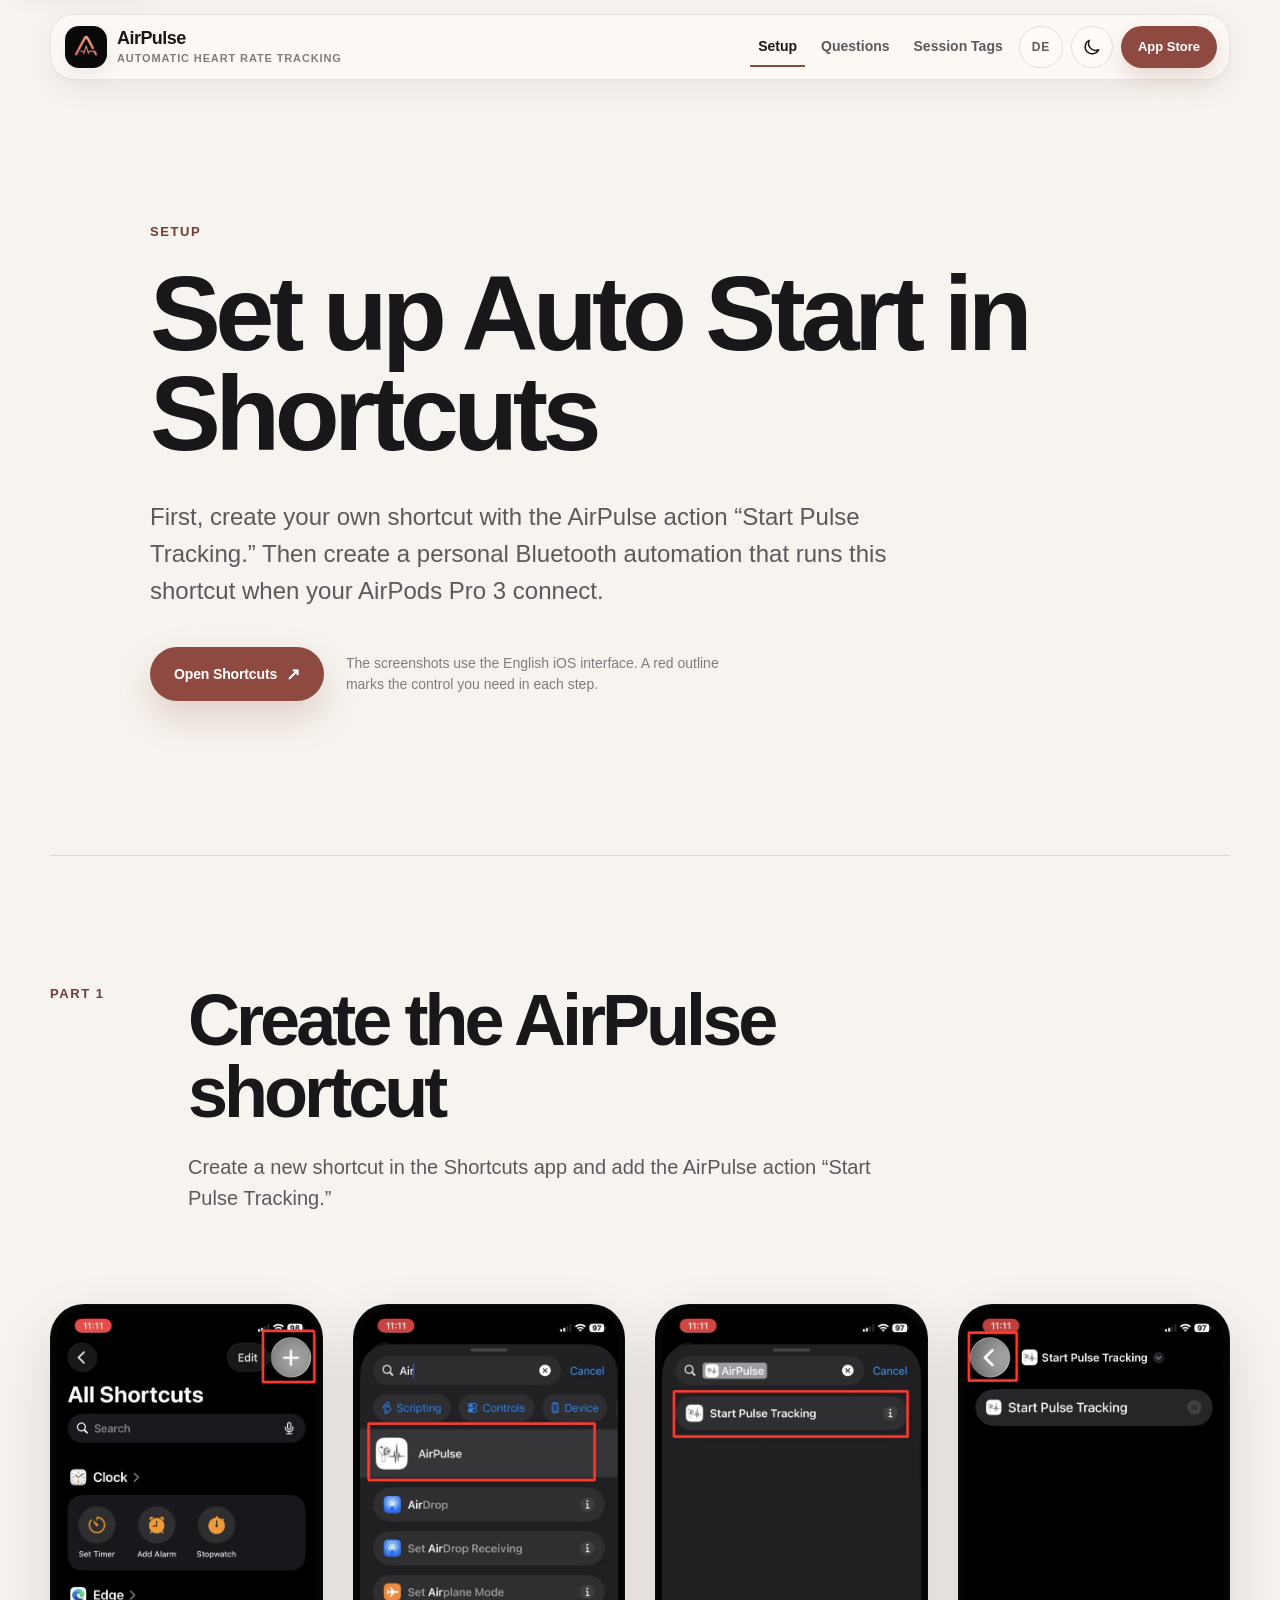
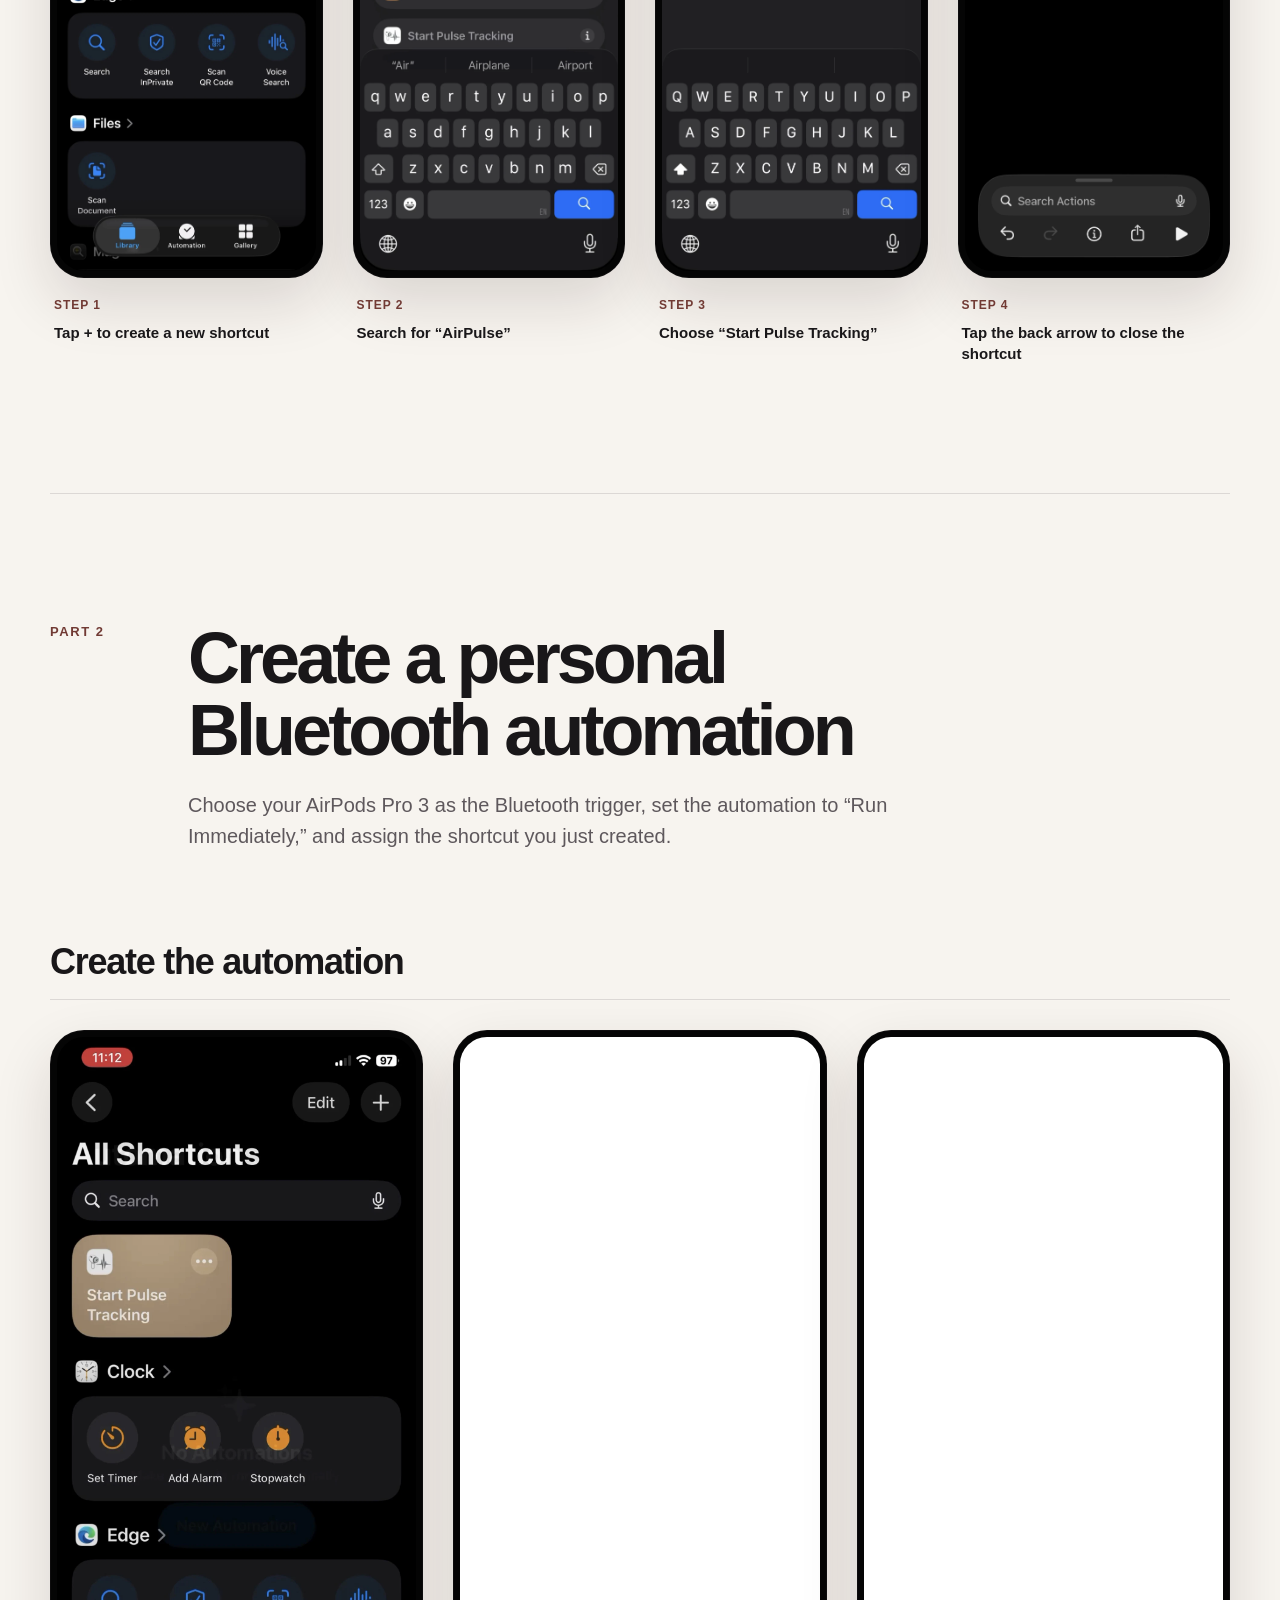
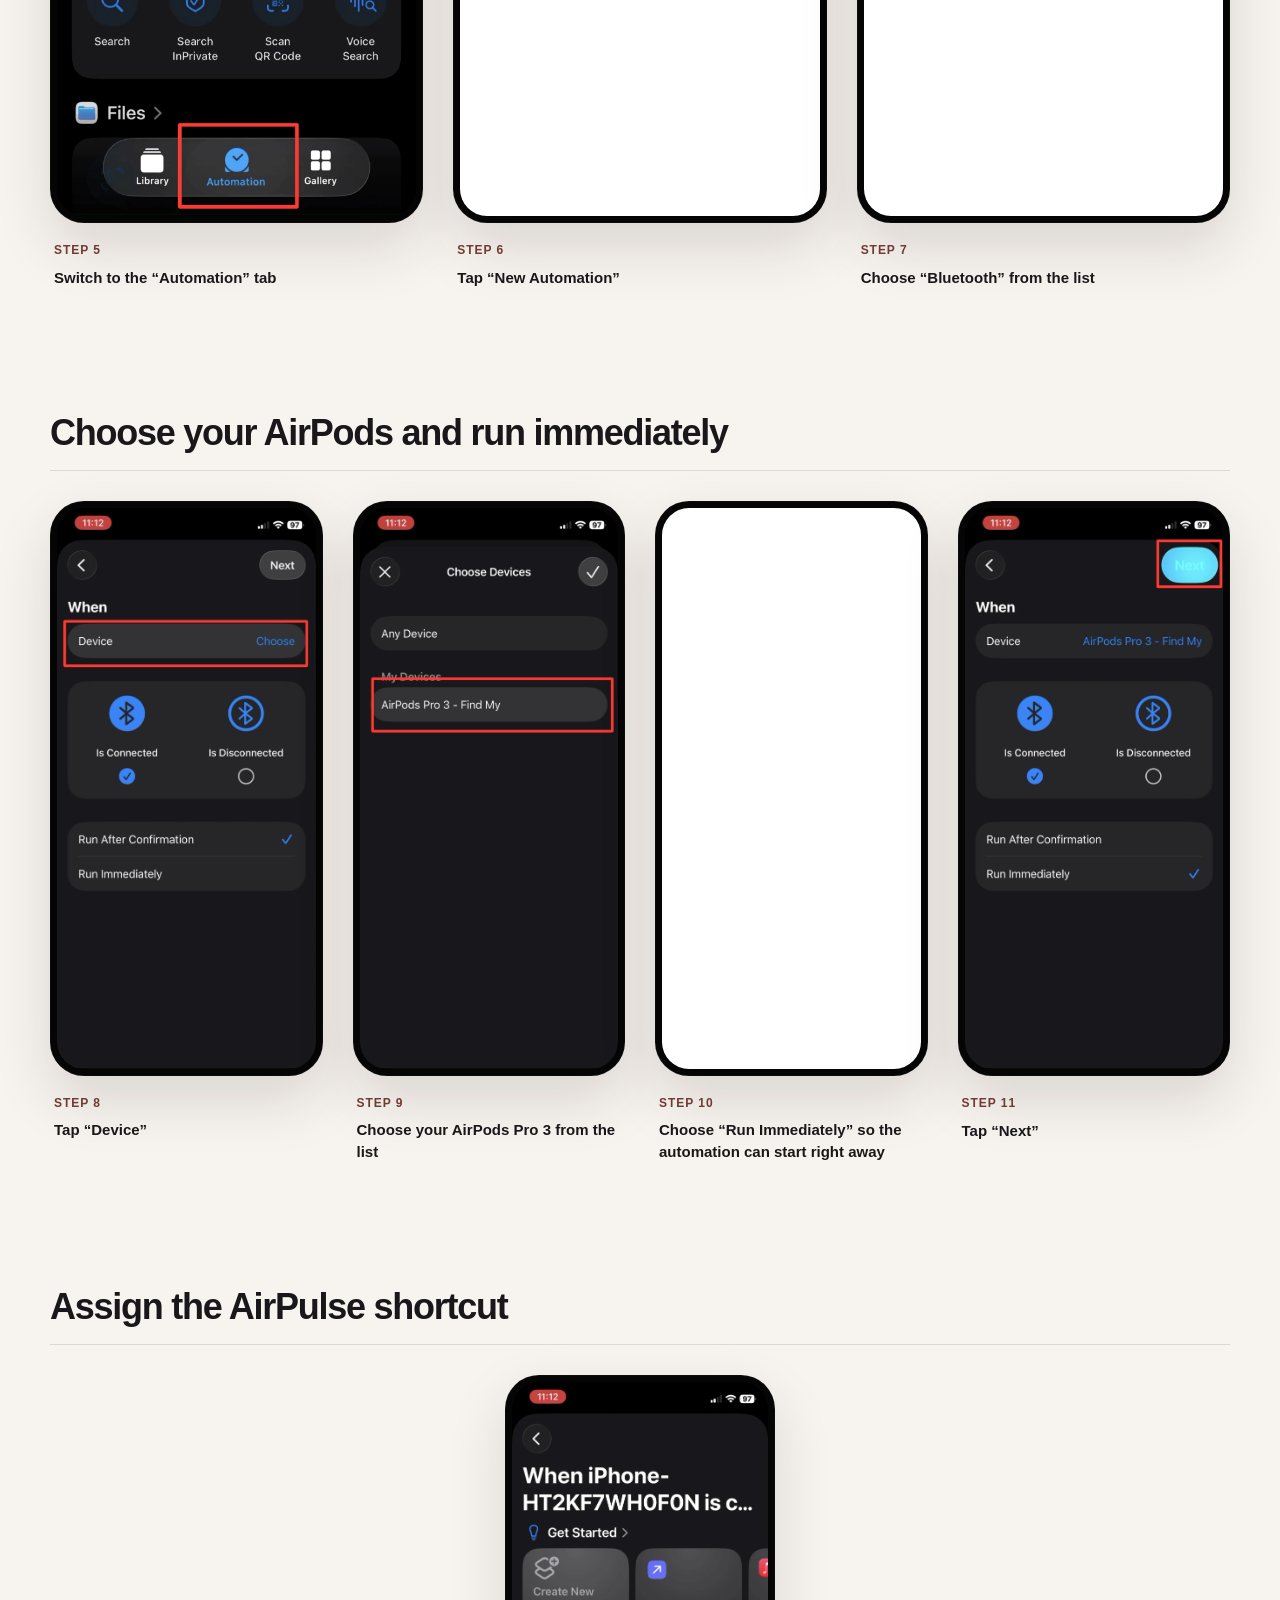
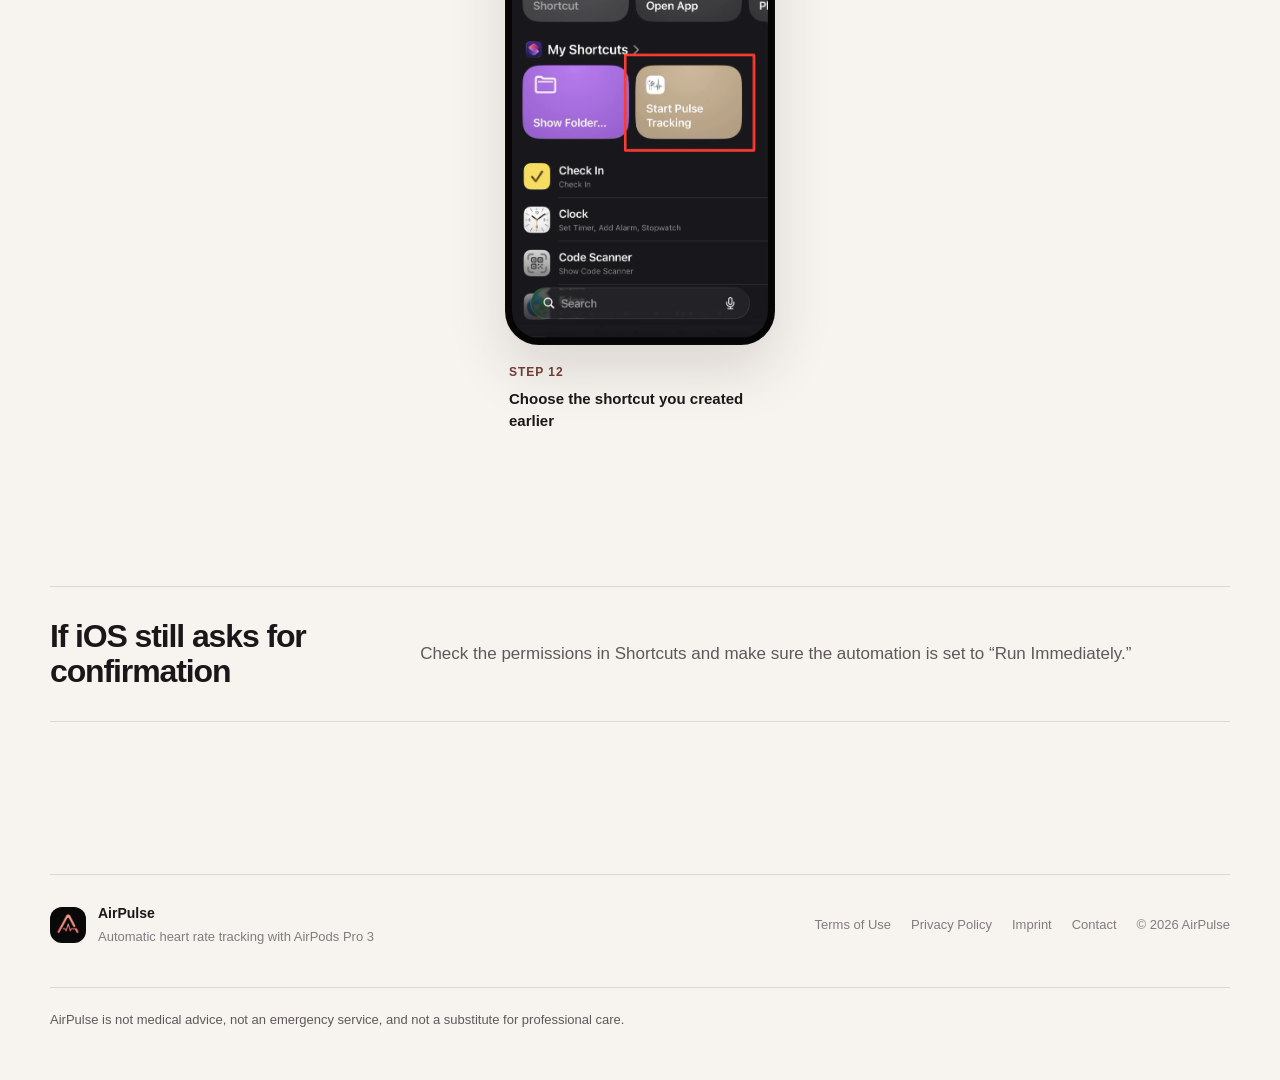
<file: how-to.html>
<!doctype html>
<html lang="de">
  <head>
    <meta charset="utf-8" />
    <meta name="viewport" content="width=device-width, initial-scale=1, viewport-fit=cover" />

    <title data-i18n="howto.pageTitle">Autostart in Kurzbefehle einrichten | AirPulse</title>
    <meta
      name="description"
      content="Richte den AirPulse-Autostart mit der Aktion Start Pulse Tracking und einer persönlichen Bluetooth-Automation für deine AirPods Pro 3 ein."
      data-i18n-content="howto.metaDescription"
    />
    <meta name="robots" content="index,follow,max-image-preview:large" />
    <meta name="apple-mobile-web-app-title" content="AirPulse" />
    <meta name="theme-color" content="transparent" />
    <meta name="apple-mobile-web-app-status-bar-style" content="black-translucent" />
    <link rel="canonical" href="https://chris20008.github.io/AirPulse/how-to.html" />

    <link rel="icon" href="assets/favicon-32x32.png" sizes="32x32" type="image/png" />
    <link rel="icon" href="assets/favicon-16x16.png" sizes="16x16" type="image/png" />
    <link rel="apple-touch-icon" href="assets/apple-touch-icon.png" />
    <link rel="manifest" href="site.webmanifest" />
    <link rel="preload" as="image" href="assets/how-to/step-01.webp" type="image/webp" />
    <link rel="stylesheet" href="styles.css?v=20260729-22" />
    <link rel="stylesheet" href="how-to.css?v=20260725-5" />

    <meta property="og:type" content="website" />
    <meta property="og:url" content="https://chris20008.github.io/AirPulse/how-to.html" />
    <meta
      property="og:title"
      content="Autostart in Kurzbefehle einrichten | AirPulse"
      data-i18n-content="howto.pageTitle"
    />
    <meta
      property="og:description"
      content="Richte den AirPulse-Autostart mit der Aktion Start Pulse Tracking und einer persönlichen Bluetooth-Automation für deine AirPods Pro 3 ein."
      data-i18n-content="howto.metaDescription"
    />
    <meta property="og:locale" content="de_DE" />
    <meta property="og:image" content="https://chris20008.github.io/AirPulse/assets/icon-512.png" />
    <meta property="og:image:width" content="512" />
    <meta property="og:image:height" content="512" />
    <meta name="twitter:card" content="summary_large_image" />
    <meta
      name="twitter:title"
      content="Autostart in Kurzbefehle einrichten | AirPulse"
      data-i18n-content="howto.pageTitle"
    />
    <meta
      name="twitter:description"
      content="Richte den AirPulse-Autostart mit der Aktion Start Pulse Tracking und einer persönlichen Bluetooth-Automation für deine AirPods Pro 3 ein."
      data-i18n-content="howto.metaDescription"
    />
    <meta name="twitter:image" content="https://chris20008.github.io/AirPulse/assets/icon-512.png" />

    <script>
      (function () {
        var savedTheme = "";
        try {
          savedTheme = window.localStorage.getItem("airpulse-theme") || "";
        } catch (error) {
        }
        var dark = window.matchMedia && window.matchMedia("(prefers-color-scheme: dark)").matches;
        document.documentElement.setAttribute("data-theme", savedTheme === "dark" || (!savedTheme && dark) ? "dark" : "light");
      })();
    </script>
  </head>

  <body class="howto-page" data-page="howto">
    <a class="skip-link" href="#content" data-i18n="skip.link">Zum Inhalt springen</a>

    <div class="site-header-shell">
      <header class="site-header container">
        <a class="brand" href="index.html" aria-label="AirPulse Startseite" data-i18n-aria-label="brand.homeLabel">
          <img class="brand-icon" src="assets/Version7.png" alt="" width="1024" height="1024" />
          <span class="brand-copy">
            <strong>AirPulse</strong>
            <span data-i18n="brand.subtitle">Automatische Pulsaufzeichnung</span>
          </span>
        </a>

        <nav class="site-nav" aria-label="Hauptnavigation" data-i18n-aria-label="nav.mainLabel">
          <a href="how-to.html" aria-current="page" data-i18n="nav.setup">Einrichtung</a>
          <a href="faq.html" data-i18n="nav.faq">Fragen</a>
          <a href="tags.html" data-i18n="nav.tags">Session Tags</a>
        </nav>

        <div class="header-actions">
          <button class="language-button" type="button" data-language-toggle aria-label="Switch to English">EN</button>
          <button class="icon-button" type="button" data-theme-toggle aria-label="Dunkles Design aktivieren" aria-pressed="false">
            <span class="theme-icon" aria-hidden="true">
              <svg class="theme-icon-moon" viewBox="0 0 24 24"><path d="M20 15.3A8.5 8.5 0 0 1 8.7 4 8.5 8.5 0 1 0 20 15.3Z" /></svg>
              <svg class="theme-icon-sun" viewBox="0 0 24 24"><circle cx="12" cy="12" r="4" /><path d="M12 2v2m0 16v2M4.93 4.93l1.42 1.42m11.3 11.3 1.42 1.42M2 12h2m16 0h2M4.93 19.07l1.42-1.42m11.3-11.3 1.42-1.42" /></svg>
            </span>
          </button>
          <a class="store-button" href="https://apps.apple.com/us/app/airpulse/id6760625679" data-app-store-link data-i18n="nav.store">App Store</a>
        </div>
      </header>
    </div>

    <main id="content">
      <section class="howto-hero container" aria-labelledby="howto-title">
        <p class="howto-kicker" data-i18n="howto.kicker">Einrichtung</p>
        <h1 id="howto-title" data-i18n="howto.title">Autostart in Kurzbefehle einrichten</h1>
        <p class="howto-intro" data-i18n="howto.intro">
          Lege zuerst einen eigenen Kurzbefehl mit der AirPulse-Aktion „Start Pulse Tracking“ an. Danach erstellst du eine persönliche Bluetooth-Automation, die diesen Kurzbefehl beim Verbinden deiner AirPods Pro 3 ausführt.
        </p>
        <div class="howto-hero-action">
          <a class="primary-button" href="shortcuts://">
            <span data-i18n="howto.openShortcuts">Kurzbefehle öffnen</span>
            <span class="button-arrow" aria-hidden="true">↗</span>
          </a>
          <p data-i18n="howto.languageNote">
            Die Screenshots zeigen die englische iOS-Oberfläche. Die jeweils benötigte Schaltfläche ist rot markiert.
          </p>
        </div>
      </section>

      <section class="howto-section container" id="shortcut" aria-labelledby="shortcut-heading">
        <header class="howto-section-header reveal">
          <p class="howto-section-number" data-i18n="howto.part1.label">Teil 1</p>
          <div>
            <h2 id="shortcut-heading" data-i18n="howto.part1.title">Kurzbefehl für AirPulse anlegen</h2>
            <p data-i18n="howto.part1.body">
              Erstelle in der App Kurzbefehle einen neuen Kurzbefehl und füge die AirPulse-Aktion „Start Pulse Tracking“ hinzu.
            </p>
          </div>
        </header>

        <ol class="howto-grid howto-grid-four">
          <li class="howto-step reveal">
            <figure>
              <div class="howto-shot">
                <img
                  src="assets/how-to/step-01.webp"
                  alt="In Kurzbefehle ist die Plus-Schaltfläche zum Erstellen eines neuen Kurzbefehls markiert"
                  data-i18n-alt="howto.step1.alt"
                  width="1178"
                  height="2556"
                  loading="eager"
                  decoding="async"
                />
              </div>
              <figcaption>
                <span data-i18n="howto.step1.label">Schritt 1</span>
                <strong data-i18n="howto.step1.caption">Tippe auf +, um einen neuen Kurzbefehl zu erstellen</strong>
              </figcaption>
            </figure>
          </li>
          <li class="howto-step reveal">
            <figure>
              <div class="howto-shot">
                <img
                  src="assets/how-to/step-02.webp"
                  alt="In der Aktionssuche von Kurzbefehle ist die Suche nach AirPulse markiert"
                  data-i18n-alt="howto.step2.alt"
                  width="1179"
                  height="2556"
                  loading="lazy"
                  decoding="async"
                />
              </div>
              <figcaption>
                <span data-i18n="howto.step2.label">Schritt 2</span>
                <strong data-i18n="howto.step2.caption">Suche nach „AirPulse“</strong>
              </figcaption>
            </figure>
          </li>
          <li class="howto-step reveal">
            <figure>
              <div class="howto-shot">
                <img
                  src="assets/how-to/step-03.webp"
                  alt="Die AirPulse-Aktion Start Pulse Tracking ist in Kurzbefehle markiert"
                  data-i18n-alt="howto.step3.alt"
                  width="1179"
                  height="2556"
                  loading="lazy"
                  decoding="async"
                />
              </div>
              <figcaption>
                <span data-i18n="howto.step3.label">Schritt 3</span>
                <strong data-i18n="howto.step3.caption">Wähle „Start Pulse Tracking“ aus</strong>
              </figcaption>
            </figure>
          </li>
          <li class="howto-step reveal">
            <figure>
              <div class="howto-shot">
                <img
                  src="assets/how-to/step-04.webp"
                  alt="Im Kurzbefehl mit der Aktion Start Pulse Tracking ist der Zurück-Pfeil markiert"
                  data-i18n-alt="howto.step4.alt"
                  width="1179"
                  height="2556"
                  loading="lazy"
                  decoding="async"
                />
              </div>
              <figcaption>
                <span data-i18n="howto.step4.label">Schritt 4</span>
                <strong data-i18n="howto.step4.caption">Tippe auf den Zurück-Pfeil, um den Kurzbefehl zu schließen</strong>
              </figcaption>
            </figure>
          </li>
        </ol>
      </section>

      <section class="howto-section container" id="automation" aria-labelledby="automation-heading">
        <header class="howto-section-header reveal">
          <p class="howto-section-number" data-i18n="howto.part2.label">Teil 2</p>
          <div>
            <h2 id="automation-heading" data-i18n="howto.part2.title">Persönliche Bluetooth-Automation erstellen</h2>
            <p data-i18n="howto.part2.body">
              Wähle deine AirPods Pro 3 als Bluetooth-Auslöser, stelle die Automation auf „Run Immediately“ und weise ihr den gerade erstellten Kurzbefehl zu.
            </p>
          </div>
        </header>

        <div class="howto-stage">
          <h3 data-i18n="howto.stage1.title">Automation anlegen</h3>
          <ol class="howto-grid howto-grid-three" start="5">
            <li class="howto-step reveal">
              <figure>
                <div class="howto-shot">
                  <img
                    src="assets/how-to/step-05.webp"
                    alt="In Kurzbefehle ist der Tab Automation markiert"
                    data-i18n-alt="howto.step5.alt"
                    width="1179"
                    height="2556"
                    loading="lazy"
                    decoding="async"
                  />
                </div>
                <figcaption>
                  <span data-i18n="howto.step5.label">Schritt 5</span>
                  <strong data-i18n="howto.step5.caption">Wechsle zum Tab „Automation“</strong>
                </figcaption>
              </figure>
            </li>
            <li class="howto-step reveal">
              <figure>
                <div class="howto-shot">
                  <img
                    src="assets/how-to/step-06.webp"
                    alt="In Kurzbefehle ist die Schaltfläche New Automation markiert"
                    data-i18n-alt="howto.step6.alt"
                    width="1179"
                    height="2556"
                    loading="lazy"
                    decoding="async"
                  />
                </div>
                <figcaption>
                  <span data-i18n="howto.step6.label">Schritt 6</span>
                  <strong data-i18n="howto.step6.caption">Tippe auf „New Automation“</strong>
                </figcaption>
              </figure>
            </li>
            <li class="howto-step reveal">
              <figure>
                <div class="howto-shot">
                  <img
                    src="assets/how-to/step-07.webp"
                    alt="In der Liste der Automationsauslöser ist Bluetooth markiert"
                    data-i18n-alt="howto.step7.alt"
                    width="1179"
                    height="2556"
                    loading="lazy"
                    decoding="async"
                  />
                </div>
                <figcaption>
                  <span data-i18n="howto.step7.label">Schritt 7</span>
                  <strong data-i18n="howto.step7.caption">Wähle „Bluetooth“ aus der Liste</strong>
                </figcaption>
              </figure>
            </li>
          </ol>
        </div>

        <div class="howto-stage">
          <h3 data-i18n="howto.stage2.title">AirPods auswählen und sofort ausführen</h3>
          <ol class="howto-grid howto-grid-four" start="8">
            <li class="howto-step reveal">
              <figure>
                <div class="howto-shot">
                  <img
                    src="assets/how-to/step-08.webp"
                    alt="In der Bluetooth-Automation ist die Geräteauswahl Device markiert"
                    data-i18n-alt="howto.step8.alt"
                    width="1179"
                    height="2556"
                    loading="lazy"
                    decoding="async"
                  />
                </div>
                <figcaption>
                  <span data-i18n="howto.step8.label">Schritt 8</span>
                  <strong data-i18n="howto.step8.caption">Tippe auf „Device“</strong>
                </figcaption>
              </figure>
            </li>
            <li class="howto-step reveal">
              <figure>
                <div class="howto-shot">
                  <img
                    src="assets/how-to/step-09.webp"
                    alt="In der Geräteauswahl sind AirPods Pro 3 markiert"
                    data-i18n-alt="howto.step9.alt"
                    width="1179"
                    height="2556"
                    loading="lazy"
                    decoding="async"
                  />
                </div>
                <figcaption>
                  <span data-i18n="howto.step9.label">Schritt 9</span>
                  <strong data-i18n="howto.step9.caption">Wähle deine AirPods Pro 3 aus der Liste aus</strong>
                </figcaption>
              </figure>
            </li>
            <li class="howto-step reveal">
              <figure>
                <div class="howto-shot">
                  <img
                    src="assets/how-to/step-10.webp"
                    alt="In der Bluetooth-Automation ist Run Immediately markiert"
                    data-i18n-alt="howto.step10.alt"
                    width="1179"
                    height="2556"
                    loading="lazy"
                    decoding="async"
                  />
                </div>
                <figcaption>
                  <span data-i18n="howto.step10.label">Schritt 10</span>
                  <strong data-i18n="howto.step10.caption">Wähle „Run Immediately“ aus, damit die Automation sofort starten darf</strong>
                </figcaption>
              </figure>
            </li>
            <li class="howto-step reveal">
              <figure>
                <div class="howto-shot">
                  <img
                    src="assets/how-to/step-11.webp"
                    alt="In der Bluetooth-Automation ist Next markiert"
                    data-i18n-alt="howto.step11.alt"
                    width="1178"
                    height="2556"
                    loading="lazy"
                    decoding="async"
                  />
                </div>
                <figcaption>
                  <span data-i18n="howto.step11.label">Schritt 11</span>
                  <strong data-i18n="howto.step11.caption">Tippe auf „Next“</strong>
                </figcaption>
              </figure>
            </li>
          </ol>
        </div>

        <div class="howto-stage howto-stage-final">
          <h3 data-i18n="howto.stage3.title">AirPulse-Kurzbefehl zuweisen</h3>
          <ol class="howto-grid howto-grid-one" start="12">
            <li class="howto-step reveal">
              <figure>
                <div class="howto-shot">
                  <img
                    src="assets/how-to/step-12.webp"
                    alt="In der Automation ist der zuvor erstellte Kurzbefehl Start Pulse Tracking markiert"
                    data-i18n-alt="howto.step12.alt"
                    width="1178"
                    height="2556"
                    loading="lazy"
                    decoding="async"
                  />
                </div>
                <figcaption>
                  <span data-i18n="howto.step12.label">Schritt 12</span>
                  <strong data-i18n="howto.step12.caption">Wähle den zuvor erstellten Kurzbefehl aus</strong>
                </figcaption>
              </figure>
            </li>
          </ol>
        </div>

        <aside class="howto-note reveal" aria-labelledby="howto-note-heading">
          <h3 id="howto-note-heading" data-i18n="howto.note.title">Wenn iOS noch nachfragt</h3>
          <p data-i18n="howto.note.body">
            Prüfe in Kurzbefehle die Berechtigungen und ob die Automation auf „Sofort ausführen“ gestellt ist.
          </p>
        </aside>
      </section>
    </main>

    <footer class="site-footer container">
      <div class="footer-brand">
        <img src="assets/Version7.png" alt="" width="1024" height="1024" loading="lazy" decoding="async" />
        <span class="footer-copy">
          <strong>AirPulse</strong>
          <span data-i18n="footer.tagline">Automatisches Herzfrequenz-Tracking mit AirPods Pro 3</span>
        </span>
      </div>
      <nav class="footer-links" aria-label="Rechtliches und Kontakt" data-i18n-aria-label="footer.navLabel">
        <a href="terms-of-use.html" data-i18n="footer.terms">Nutzungsbedingungen</a>
        <a href="privacy-policy.html" data-i18n="footer.privacy">Datenschutz</a>
        <a href="imprint.html" data-i18n="footer.imprint">Impressum</a>
        <a href="mailto:airpulseapp@icloud.com" data-i18n="footer.contact">Kontakt</a>
        <span>© <span id="year">2026</span> <span data-i18n="footer.copyright">AirPulse</span></span>
      </nav>
      <p class="footer-disclaimer" data-i18n="footer.disclaimer">
        AirPulse bietet keine medizinische Beratung, ist kein Notfalldienst und ersetzt keine professionelle medizinische Versorgung.
      </p>
    </footer>

    <script src="mobile-menu.js?v=20260729-5" defer></script>
    <script src="site.js?v=20260729-17" defer></script>
  </body>
</html>
</file>
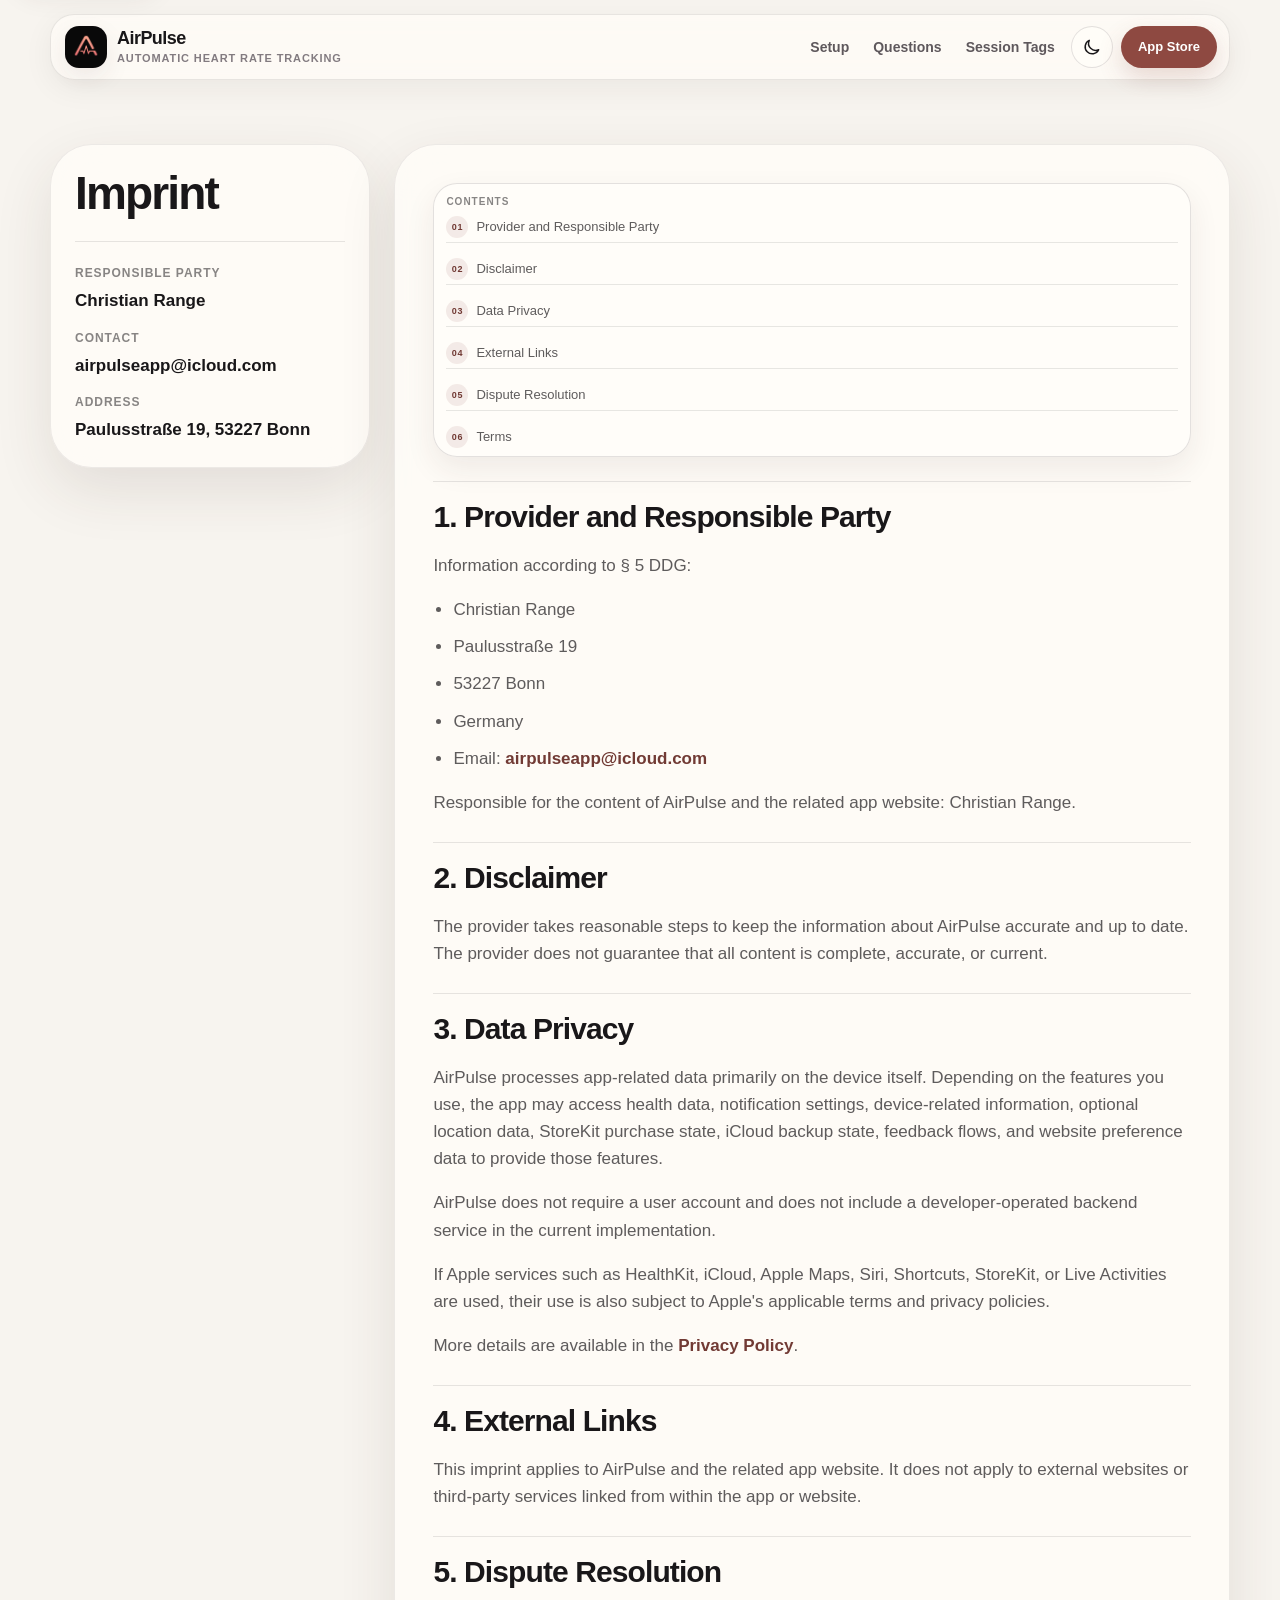
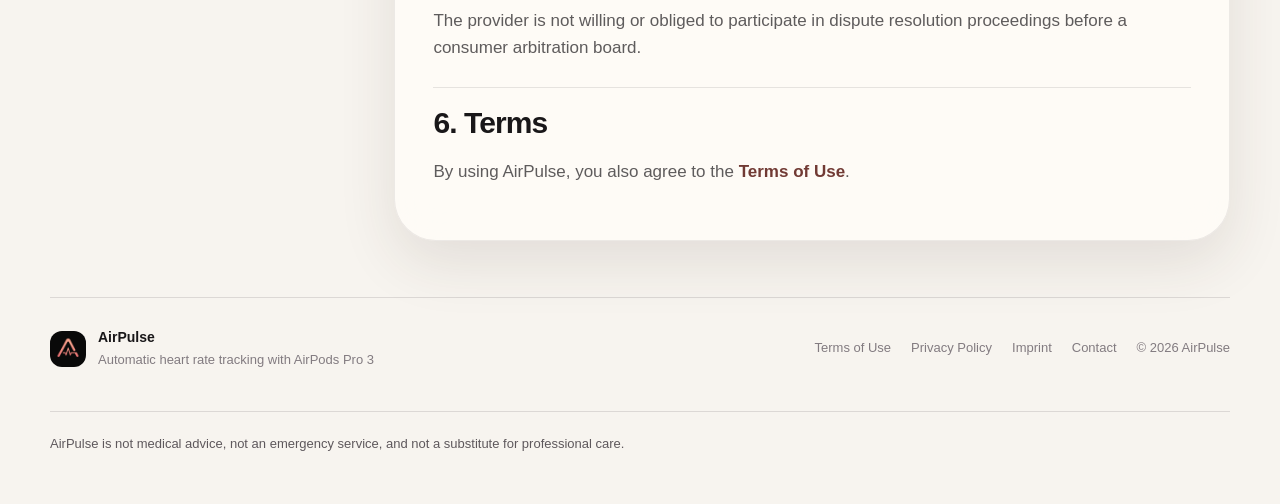
<file: imprint.html>
<!doctype html>
<html lang="en">
  <head>
    <meta charset="utf-8" />
    <meta name="viewport" content="width=device-width, initial-scale=1, viewport-fit=cover" />
    <title>AirPulse Imprint</title>
    <meta
      name="description"
      content="Find provider details, responsibility, contact information, and legal information for the AirPulse app and website."
    />
    <meta name="robots" content="index,follow,max-image-preview:large" />
    <meta name="theme-color" content="transparent" />
    <meta name="apple-mobile-web-app-status-bar-style" content="black-translucent" />
    <link rel="canonical" href="https://chris20008.github.io/AirPulse/imprint.html" />
    <link rel="icon" href="assets/favicon-32x32.png" sizes="32x32" type="image/png" />
    <link rel="icon" href="assets/favicon-16x16.png" sizes="16x16" type="image/png" />
    <link rel="shortcut icon" href="assets/favicon-32x32.png" />
    <link rel="apple-touch-icon" href="assets/apple-touch-icon.png" />
    <link rel="manifest" href="site.webmanifest" />
    <link rel="stylesheet" href="styles.css?v=20260729-22" />
    <link rel="stylesheet" href="legal.css?v=20260729-5" />
    <script>
      (function () {
        var savedTheme = "";
        try {
          savedTheme = window.localStorage.getItem("airpulse-theme") || "";
        } catch (error) {
        }
        var dark = window.matchMedia && window.matchMedia("(prefers-color-scheme: dark)").matches;
        document.documentElement.setAttribute("data-theme", savedTheme === "dark" || (!savedTheme && dark) ? "dark" : "light");
      })();
    </script>
  </head>
  <body class="legal-page">
    <a class="skip-link" href="#content">Skip to content</a>

    <div class="site-header-shell">
          <header class="site-header container">
            <a class="brand" href="./index.html" aria-label="Back to AirPulse home">
              <img class="brand-icon" src="assets/Version7.png" alt="" width="1024" height="1024" loading="eager" decoding="async" data-brand-icon />
              <span class="brand-copy">
                <strong>AirPulse</strong>
                <span>Automatic heart rate tracking</span>
              </span>
            </a>

            <nav class="site-nav" aria-label="Main navigation">
              <a href="./how-to.html">Setup</a>
              <a href="./faq.html">Questions</a>
              <a href="./tags.html">Session Tags</a>
            </nav>

            <div class="header-actions">
              <button class="icon-button" type="button" data-theme-toggle aria-label="Switch to dark mode" aria-pressed="false">
                <span class="theme-icon" aria-hidden="true">
                  <svg class="theme-icon-moon" viewBox="0 0 24 24"><path d="M20 15.3A8.5 8.5 0 0 1 8.7 4 8.5 8.5 0 1 0 20 15.3Z" /></svg>
                  <svg class="theme-icon-sun" viewBox="0 0 24 24"><circle cx="12" cy="12" r="4" /><path d="M12 2v2m0 16v2M4.93 4.93l1.42 1.42m11.3 11.3 1.42 1.42M2 12h2m16 0h2M4.93 19.07l1.42-1.42m11.3-11.3 1.42-1.42" /></svg>
                </span>
              </button>
              <a class="store-button" data-app-store-link href="https://apps.apple.com/us/app/airpulse/id6760625679">App Store</a>
            </div>
          </header>
        </div>

    <div class="page">

      <main id="content" class="legalLayout">
        <aside class="summaryCard glass">
          <h1 class="summaryTitle">Imprint</h1>

          <div class="metaList">
            <div class="metaItem">
              <strong>Responsible party</strong>
              <span>Christian Range</span>
            </div>
            <div class="metaItem">
              <strong>Contact</strong>
              <a href="mailto:airpulseapp@icloud.com">airpulseapp@icloud.com</a>
            </div>
            <div class="metaItem">
              <strong>Address</strong>
              <span>Paulusstraße 19, 53227 Bonn</span>
            </div>
          </div>

        </aside>

        <article class="contentCard glass">
          <nav class="toc" aria-label="Table of contents">
            <strong class="tocTitle">Contents</strong>
            <ol class="tocList">
              <li><a href="#provider">Provider and Responsible Party</a></li>
              <li><a href="#disclaimer">Disclaimer</a></li>
              <li><a href="#privacy">Data Privacy</a></li>
              <li><a href="#external">External Links</a></li>
              <li><a href="#dispute">Dispute Resolution</a></li>
              <li><a href="#terms">Terms</a></li>
            </ol>
          </nav>

          <section id="provider">
            <h2>1. Provider and Responsible Party</h2>
            <p>Information according to § 5 DDG:</p>
            <ul>
              <li>Christian Range</li>
              <li>Paulusstraße 19</li>
              <li>53227 Bonn</li>
              <li>Germany</li>
              <li>Email: <a class="inlineLink" href="mailto:airpulseapp@icloud.com">airpulseapp@icloud.com</a></li>
            </ul>
            <p>Responsible for the content of AirPulse and the related app website: Christian Range.</p>
          </section>

          <section id="disclaimer">
            <h2>2. Disclaimer</h2>
            <p>
              The provider takes reasonable steps to keep the information about AirPulse accurate and up to date. The provider does not
              guarantee that all content is complete, accurate, or current.
            </p>
          </section>

          <section id="privacy">
            <h2>3. Data Privacy</h2>
            <p>
              AirPulse processes app-related data primarily on the device itself. Depending on the features you use, the app may access health
              data, notification settings, device-related information, optional location data, StoreKit purchase state, iCloud backup state,
              feedback flows, and website preference data to provide those features.
            </p>
            <p>
              AirPulse does not require a user account and does not include a developer-operated backend service in the current implementation.
            </p>
            <p>
              If Apple services such as HealthKit, iCloud, Apple Maps, Siri, Shortcuts, StoreKit, or Live Activities are used, their use is
              also subject to Apple's applicable terms and privacy policies.
            </p>
            <p>
              More details are available in the <a class="inlineLink" href="./privacy-policy.html">Privacy Policy</a>.
            </p>
          </section>

          <section id="external">
            <h2>4. External Links</h2>
            <p>
              This imprint applies to AirPulse and the related app website. It does not apply to external websites or third-party services
              linked from within the app or website.
            </p>
          </section>

          <section id="dispute">
            <h2>5. Dispute Resolution</h2>
            <p>
              The provider is not willing or obliged to participate in dispute resolution proceedings before a consumer arbitration board.
            </p>
          </section>

          <section id="terms">
            <h2>6. Terms</h2>
            <p>
              By using AirPulse, you also agree to the <a class="inlineLink" href="./terms-of-use.html">Terms of Use</a>.
            </p>
          </section>
        </article>
      </main>

    </div>

    <footer class="site-footer container">
      <div class="footer-brand">
        <img src="assets/Version7.png" alt="" width="1024" height="1024" loading="lazy" decoding="async" />
        <span class="footer-copy">
          <strong>AirPulse</strong>
          <span>Automatic heart rate tracking with AirPods Pro 3</span>
        </span>
      </div>
      <nav class="footer-links" aria-label="Legal and contact">
        <a href="./terms-of-use.html">Terms of Use</a>
        <a href="./privacy-policy.html">Privacy Policy</a>
        <a href="./imprint.html">Imprint</a>
        <a href="mailto:airpulseapp@icloud.com">Contact</a>
        <span>© <span id="year">2026</span> AirPulse</span>
      </nav>
      <p class="footer-disclaimer">
        AirPulse is not medical advice, not an emergency service, and not a substitute for professional care.
      </p>
    </footer>

    <script src="mobile-menu.js?v=20260729-5"></script>
    <script src="legal-header.js?v=20260729-7"></script>
  </body>
</html>
</file>
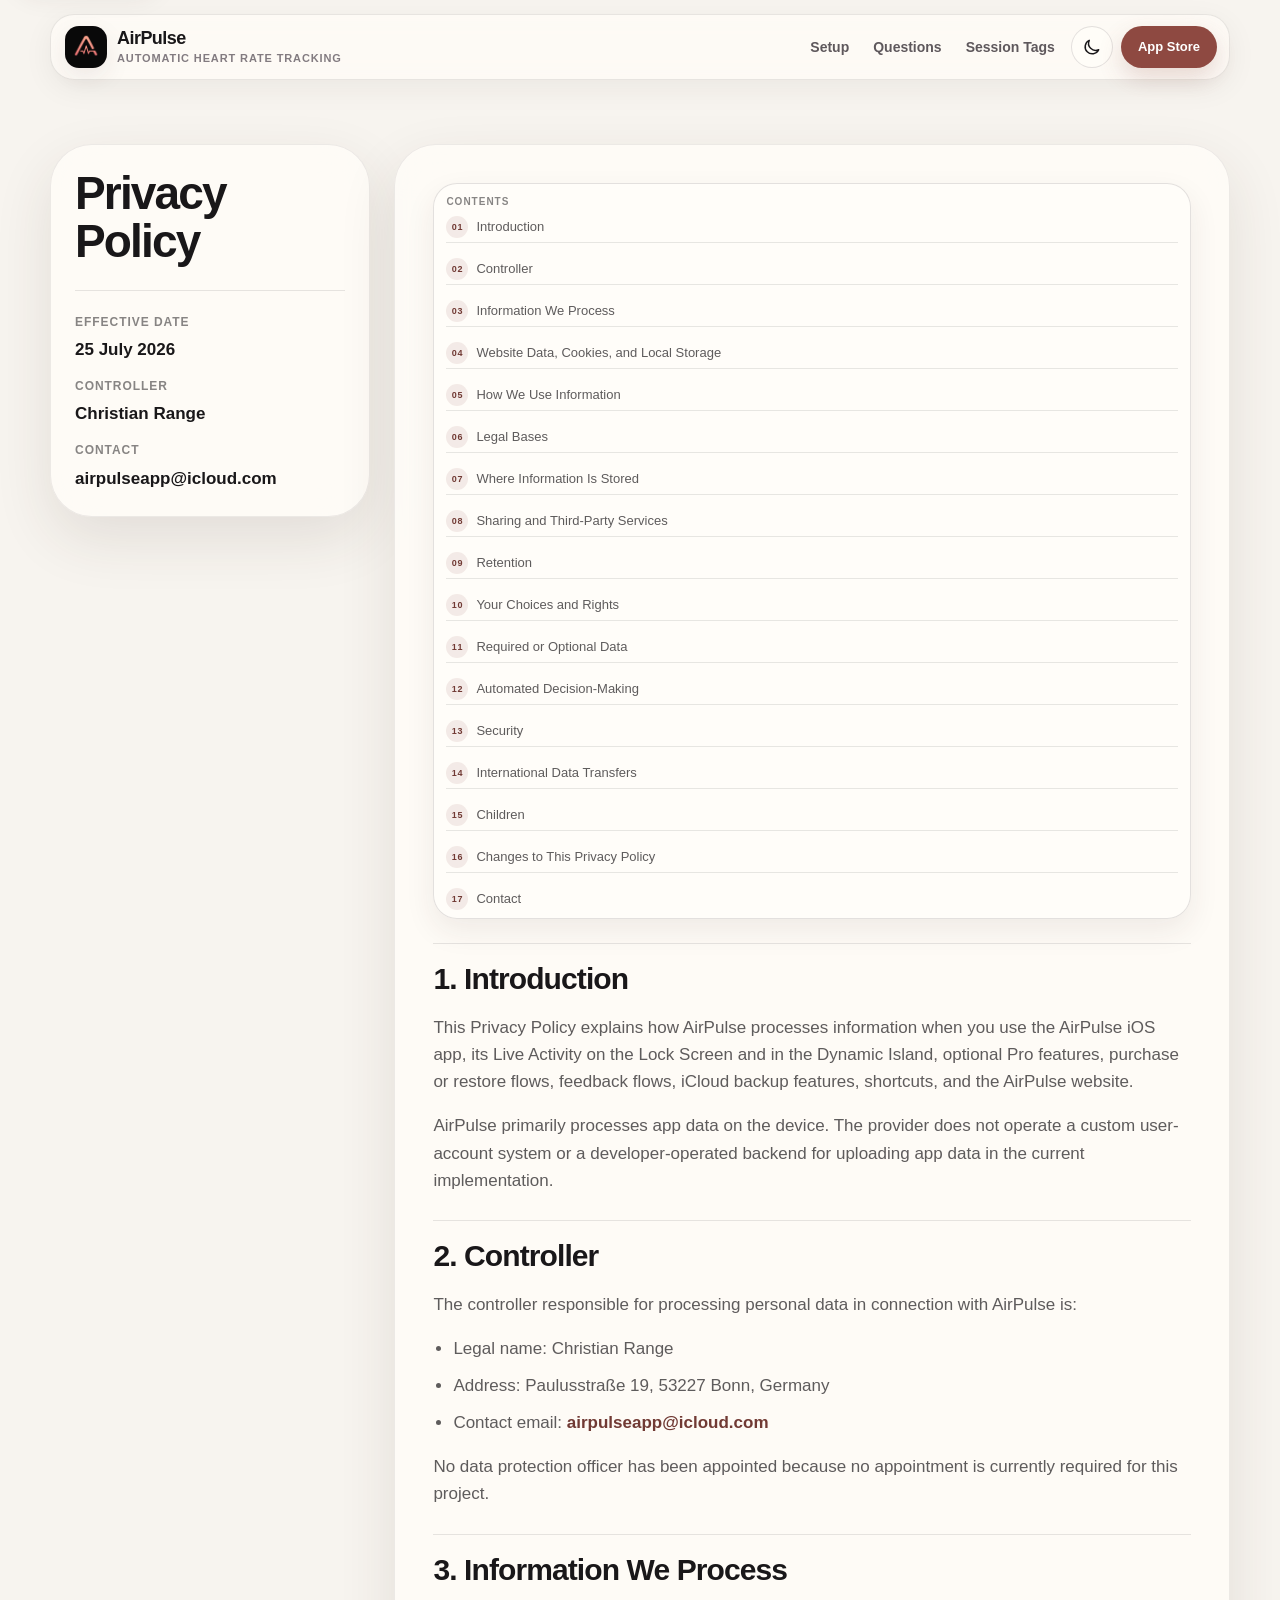
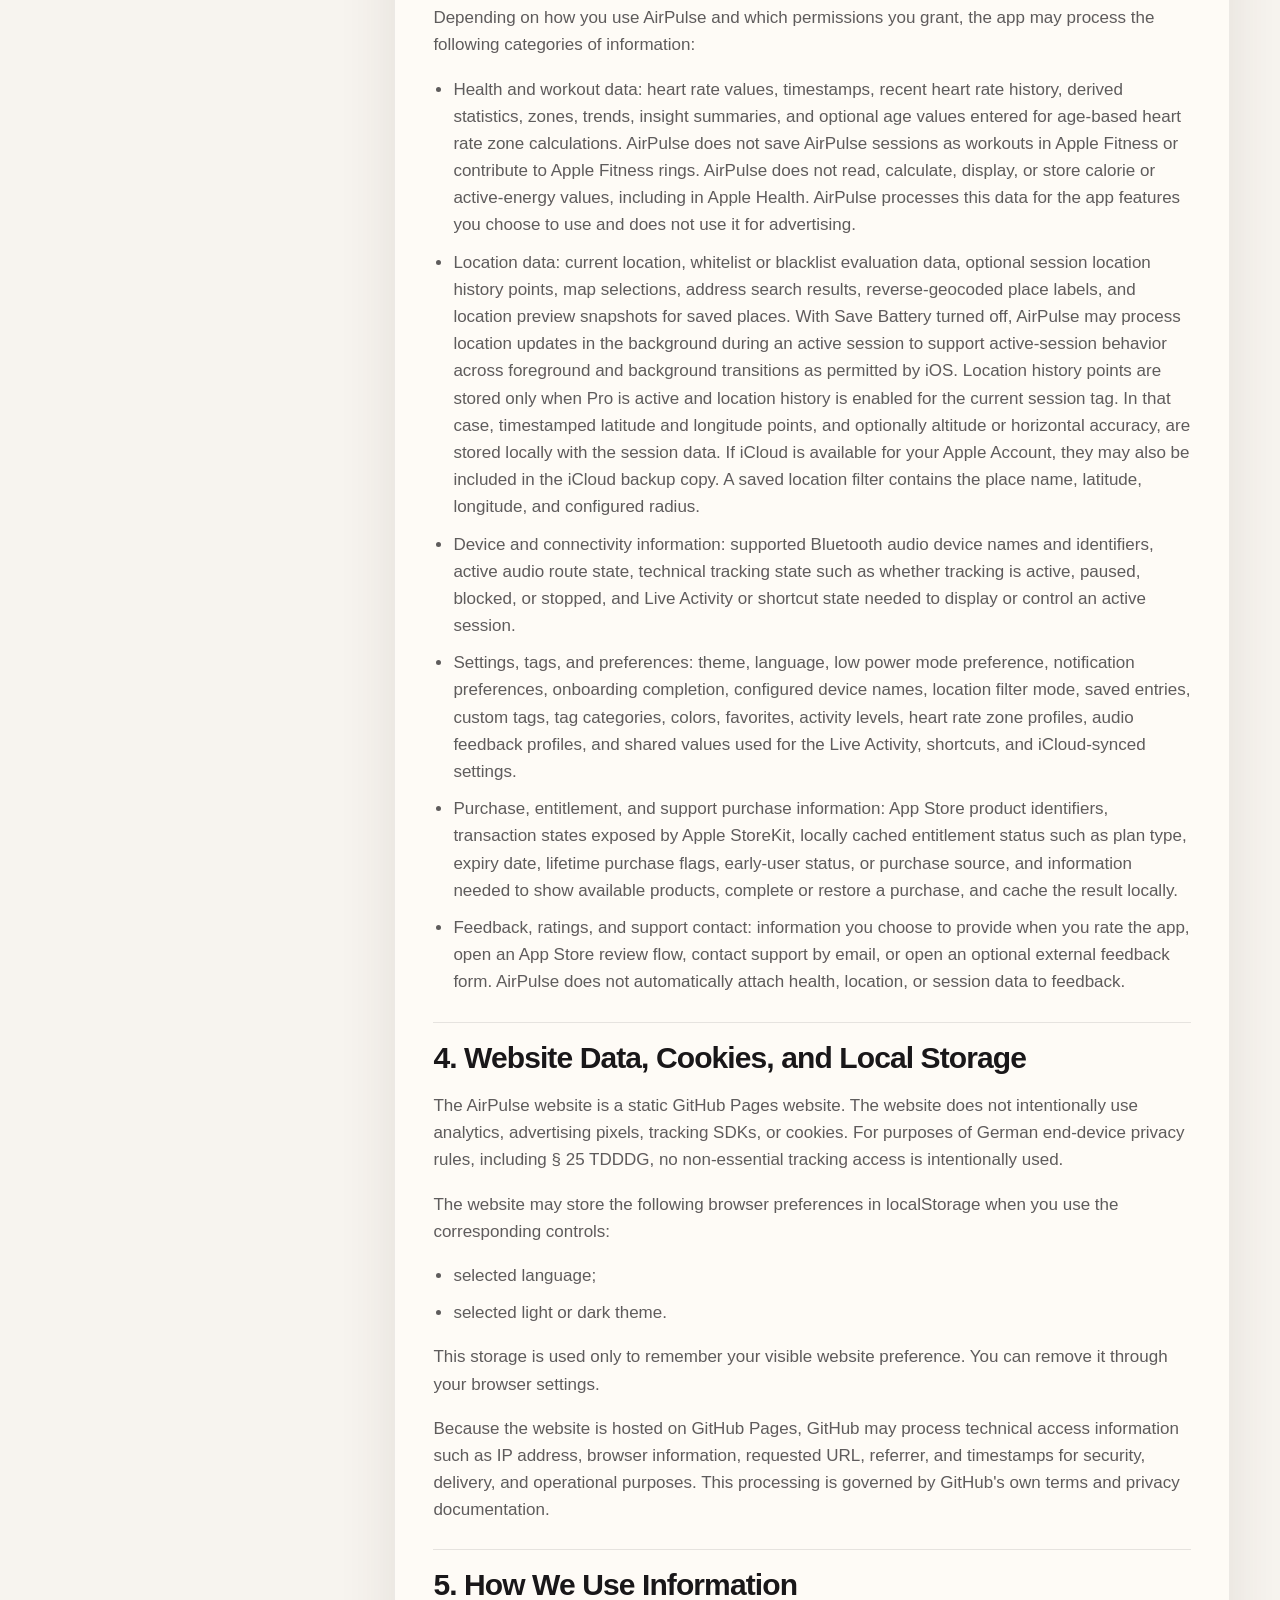
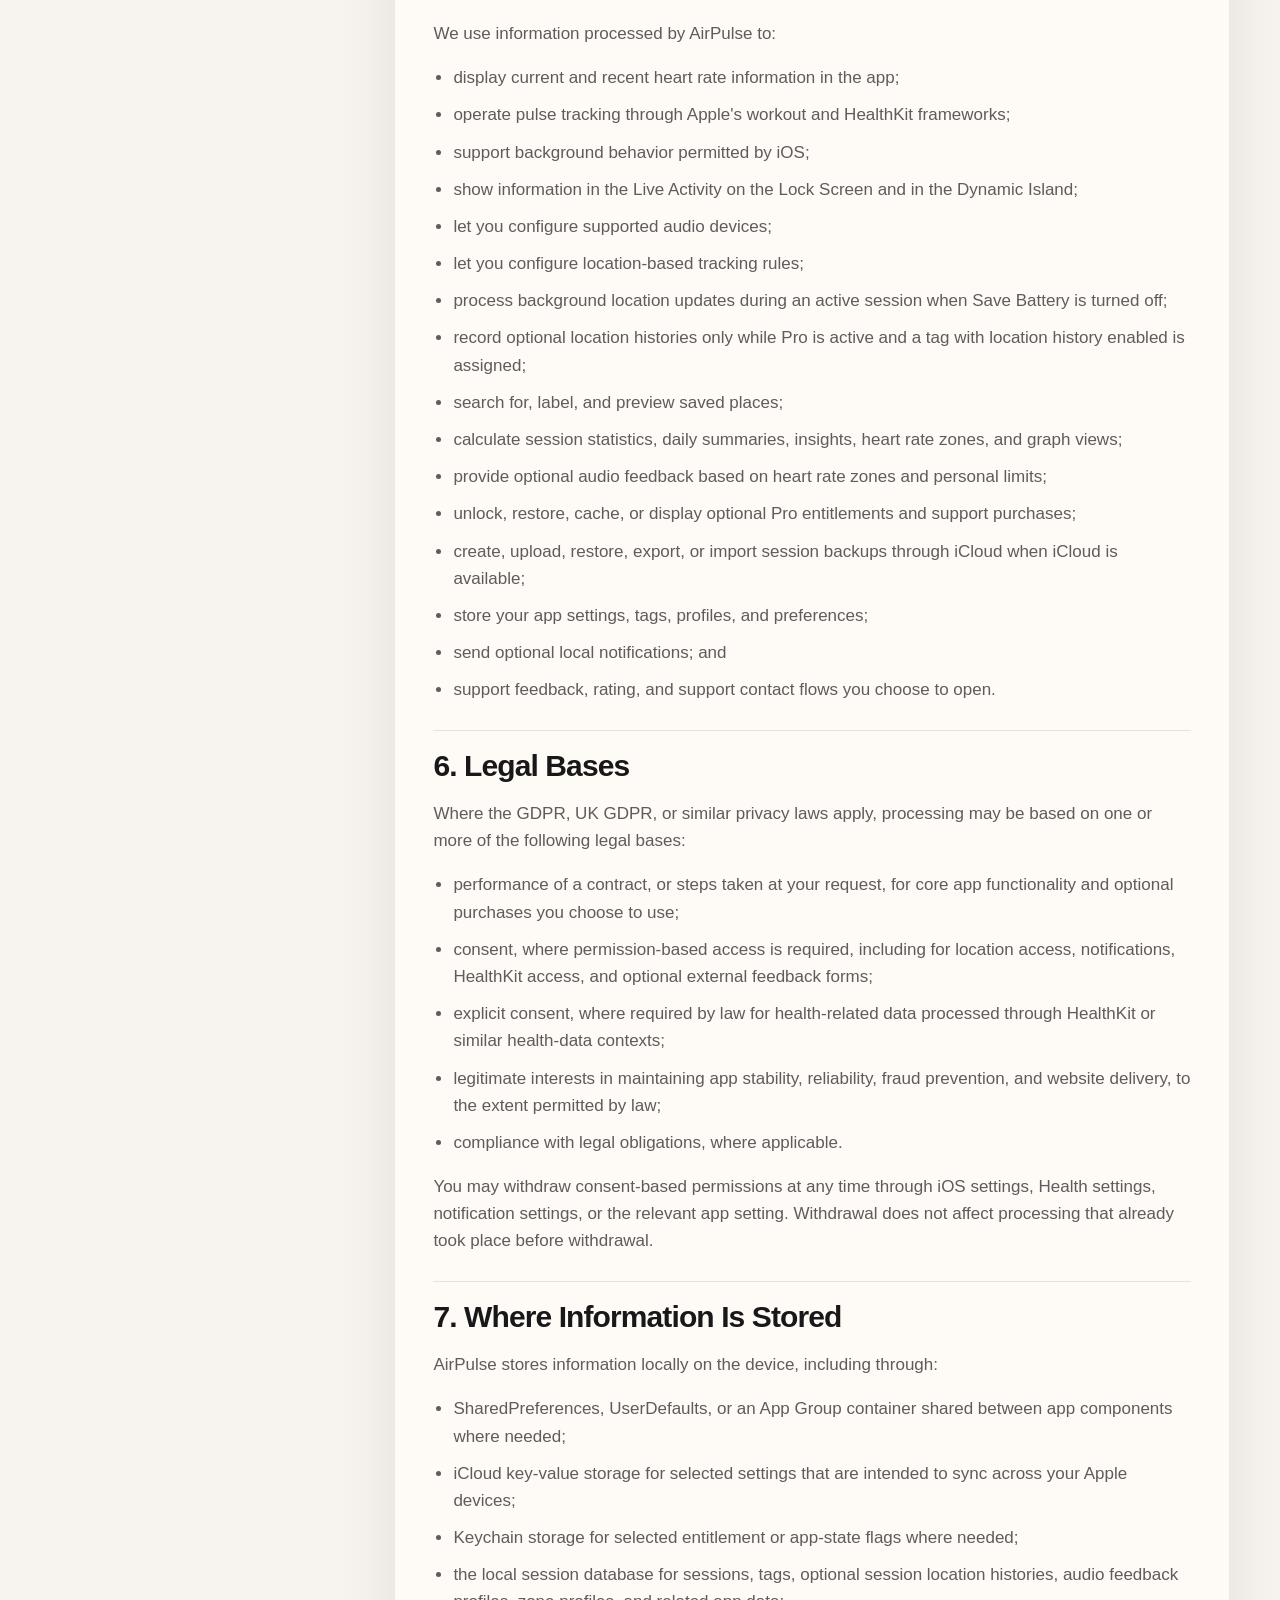
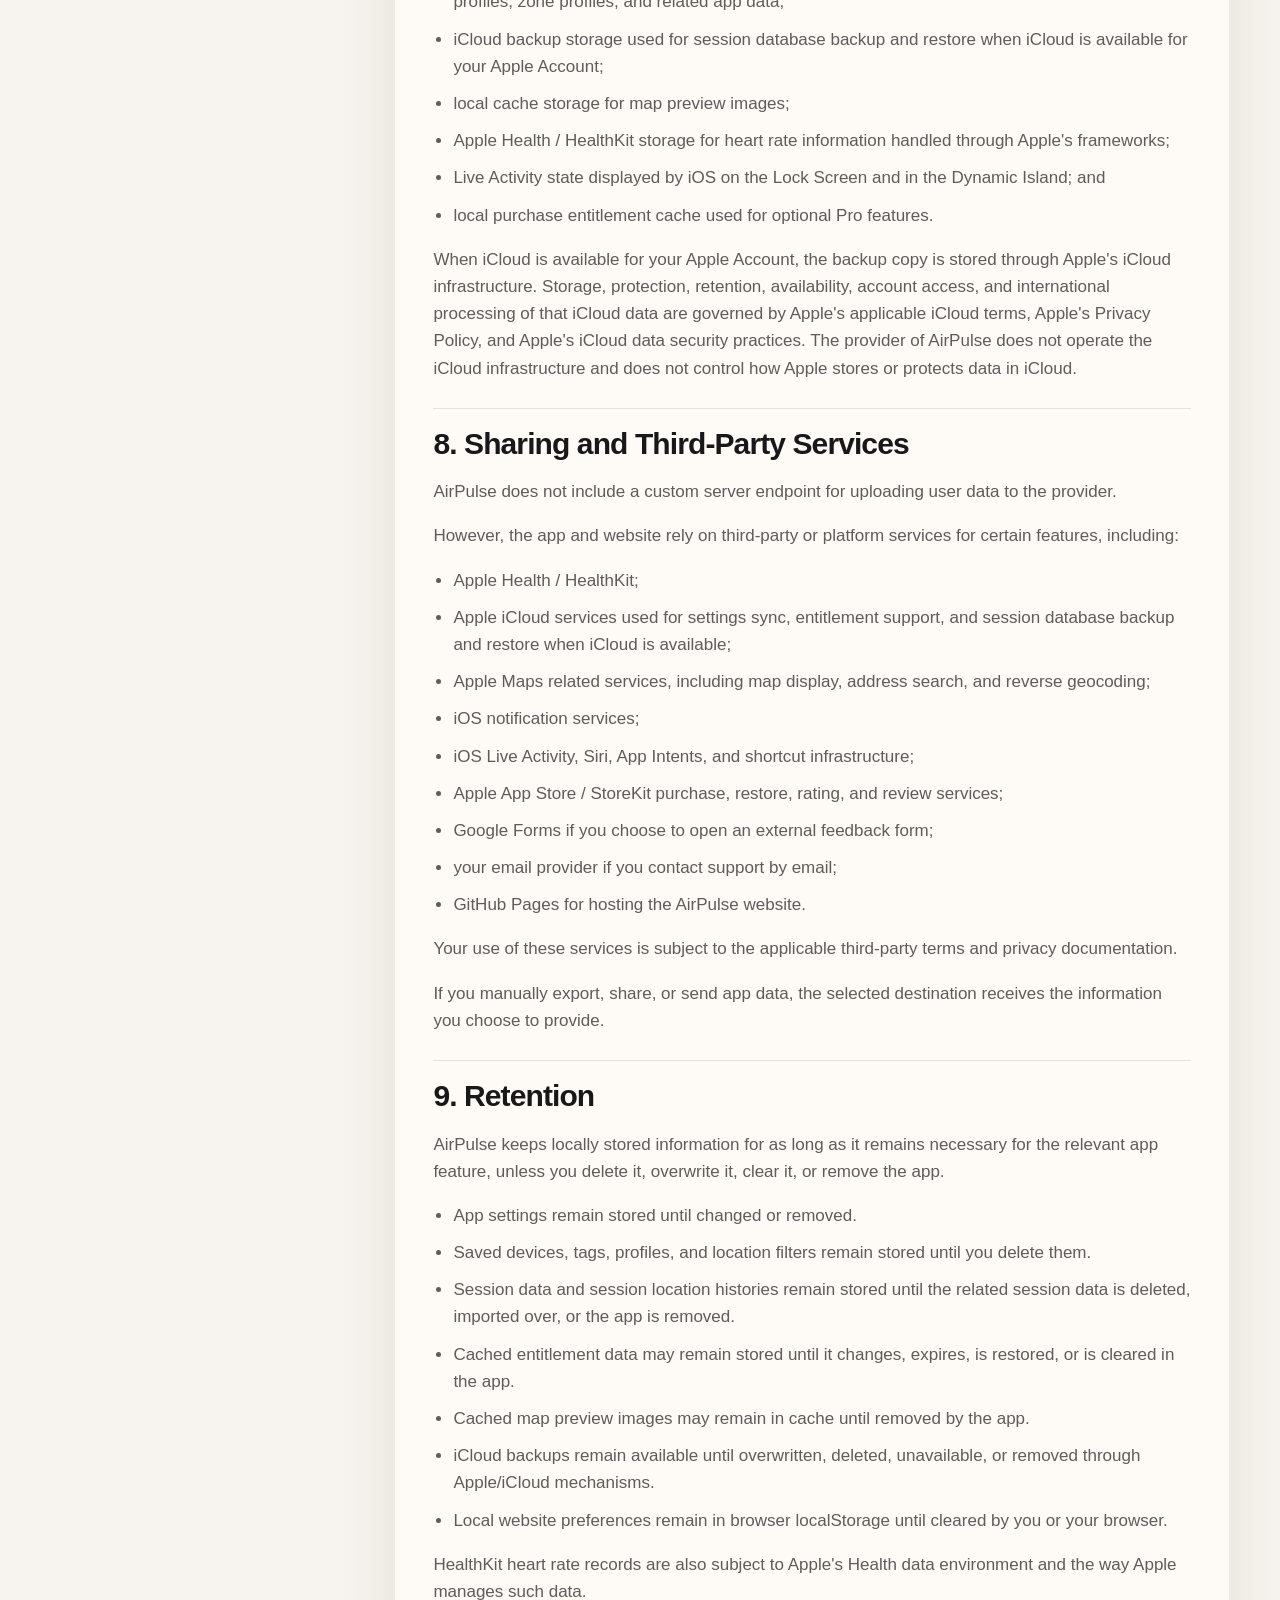
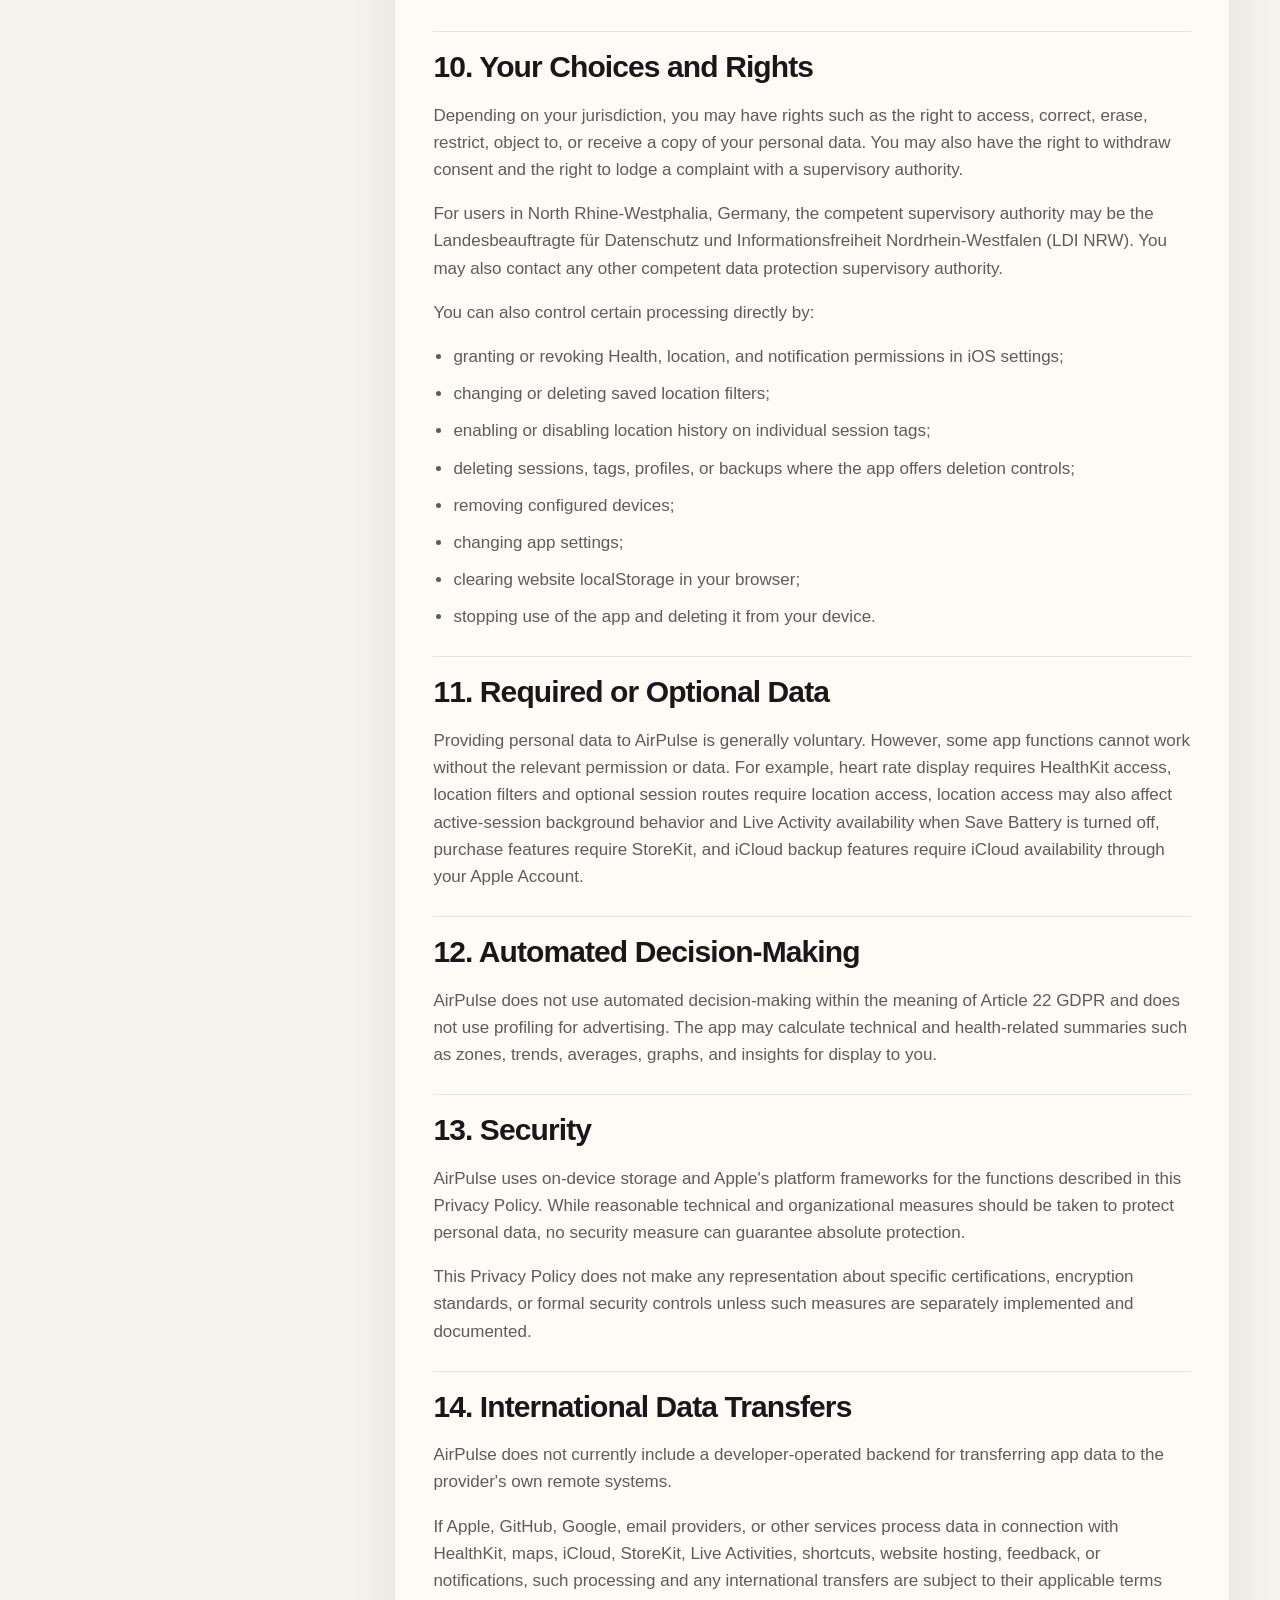
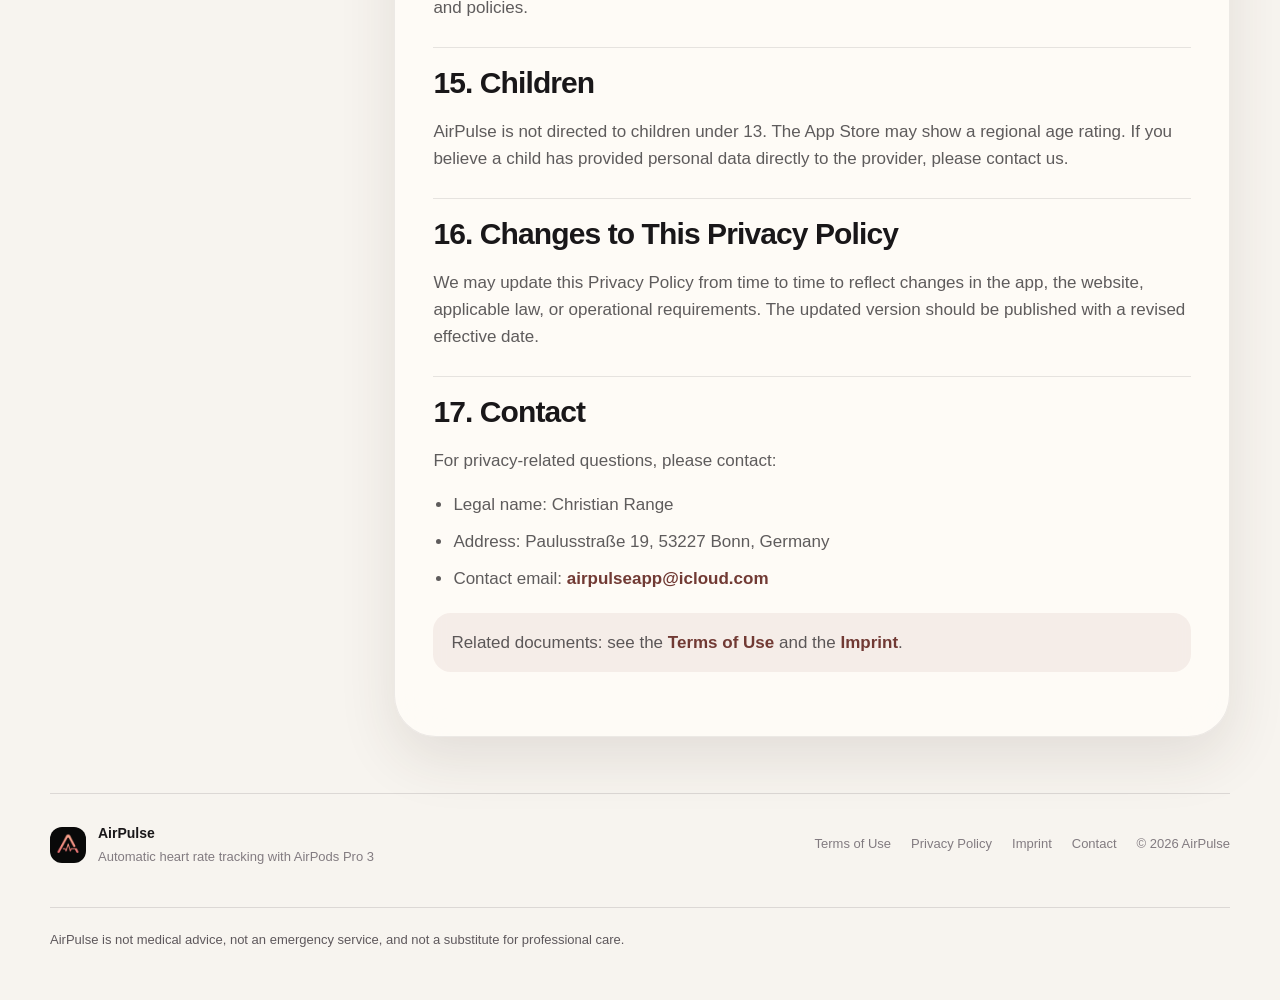
<file: privacy-policy.html>
<!doctype html>
<html lang="en">
  <head>
    <meta charset="utf-8" />
    <meta name="viewport" content="width=device-width, initial-scale=1, viewport-fit=cover" />
    <title>AirPulse Privacy Policy</title>
    <meta
      name="description"
      content="Read how AirPulse processes health, location, purchase, backup, feedback, website, and preference data while keeping core app functionality on device."
    />
    <meta name="robots" content="index,follow,max-image-preview:large" />
    <meta name="theme-color" content="transparent" />
    <meta name="apple-mobile-web-app-status-bar-style" content="black-translucent" />
    <link rel="canonical" href="https://chris20008.github.io/AirPulse/privacy-policy.html" />
    <link rel="icon" href="assets/favicon-32x32.png" sizes="32x32" type="image/png" />
    <link rel="icon" href="assets/favicon-16x16.png" sizes="16x16" type="image/png" />
    <link rel="shortcut icon" href="assets/favicon-32x32.png" />
    <link rel="apple-touch-icon" href="assets/apple-touch-icon.png" />
    <link rel="manifest" href="site.webmanifest" />
    <link rel="stylesheet" href="styles.css?v=20260729-22" />
    <link rel="stylesheet" href="legal.css?v=20260729-5" />
    <script>
      (function () {
        var savedTheme = "";
        try {
          savedTheme = window.localStorage.getItem("airpulse-theme") || "";
        } catch (error) {
        }
        var dark = window.matchMedia && window.matchMedia("(prefers-color-scheme: dark)").matches;
        document.documentElement.setAttribute("data-theme", savedTheme === "dark" || (!savedTheme && dark) ? "dark" : "light");
      })();
    </script>
  </head>
  <body class="legal-page">
    <a class="skip-link" href="#content">Skip to content</a>

    <div class="site-header-shell">
          <header class="site-header container">
            <a class="brand" href="./index.html" aria-label="Back to AirPulse home">
              <img class="brand-icon" src="assets/Version7.png" alt="" width="1024" height="1024" loading="eager" decoding="async" data-brand-icon />
              <span class="brand-copy">
                <strong>AirPulse</strong>
                <span>Automatic heart rate tracking</span>
              </span>
            </a>

            <nav class="site-nav" aria-label="Main navigation">
              <a href="./how-to.html">Setup</a>
              <a href="./faq.html">Questions</a>
              <a href="./tags.html">Session Tags</a>
            </nav>

            <div class="header-actions">
              <button class="icon-button" type="button" data-theme-toggle aria-label="Switch to dark mode" aria-pressed="false">
                <span class="theme-icon" aria-hidden="true">
                  <svg class="theme-icon-moon" viewBox="0 0 24 24"><path d="M20 15.3A8.5 8.5 0 0 1 8.7 4 8.5 8.5 0 1 0 20 15.3Z" /></svg>
                  <svg class="theme-icon-sun" viewBox="0 0 24 24"><circle cx="12" cy="12" r="4" /><path d="M12 2v2m0 16v2M4.93 4.93l1.42 1.42m11.3 11.3 1.42 1.42M2 12h2m16 0h2M4.93 19.07l1.42-1.42m11.3-11.3 1.42-1.42" /></svg>
                </span>
              </button>
              <a class="store-button" data-app-store-link href="https://apps.apple.com/us/app/airpulse/id6760625679">App Store</a>
            </div>
          </header>
        </div>

    <div class="page">

      <main id="content" class="legalLayout">
        <aside class="summaryCard glass">
          <h1 class="summaryTitle">Privacy Policy</h1>

          <div class="metaList">
            <div class="metaItem">
              <strong>Effective date</strong>
              <span>25 July 2026</span>
            </div>
            <div class="metaItem">
              <strong>Controller</strong>
              <span>Christian Range</span>
            </div>
            <div class="metaItem">
              <strong>Contact</strong>
              <a href="mailto:airpulseapp@icloud.com">airpulseapp@icloud.com</a>
            </div>
          </div>

        </aside>

        <article class="contentCard glass">
          <nav class="toc" aria-label="Table of contents">
            <strong class="tocTitle">Contents</strong>
            <ol class="tocList">
              <li><a href="#introduction">Introduction</a></li>
              <li><a href="#controller">Controller</a></li>
              <li><a href="#information">Information We Process</a></li>
              <li><a href="#website">Website Data, Cookies, and Local Storage</a></li>
              <li><a href="#use">How We Use Information</a></li>
              <li><a href="#bases">Legal Bases</a></li>
              <li><a href="#storage">Where Information Is Stored</a></li>
              <li><a href="#sharing">Sharing and Third-Party Services</a></li>
              <li><a href="#retention">Retention</a></li>
              <li><a href="#rights">Your Choices and Rights</a></li>
              <li><a href="#required">Required or Optional Data</a></li>
              <li><a href="#automated">Automated Decision-Making</a></li>
              <li><a href="#security">Security</a></li>
              <li><a href="#transfers">International Data Transfers</a></li>
              <li><a href="#children">Children</a></li>
              <li><a href="#changes">Changes to This Privacy Policy</a></li>
              <li><a href="#contact">Contact</a></li>
            </ol>
          </nav>

          <section id="introduction">
            <h2>1. Introduction</h2>
            <p>
              This Privacy Policy explains how AirPulse processes information when you use the AirPulse iOS app, its Live Activity on the
              Lock Screen and in the Dynamic Island, optional Pro features, purchase or restore flows, feedback flows, iCloud backup features,
              shortcuts, and the AirPulse website.
            </p>
            <p>
              AirPulse primarily processes app data on the device. The provider does not operate a custom user-account system or a
              developer-operated backend for uploading app data in the current implementation.
            </p>
          </section>

          <section id="controller">
            <h2>2. Controller</h2>
            <p>The controller responsible for processing personal data in connection with AirPulse is:</p>
            <ul>
              <li>Legal name: Christian Range</li>
              <li>Address: Paulusstraße 19, 53227 Bonn, Germany</li>
              <li>Contact email: <a class="inlineLink" href="mailto:airpulseapp@icloud.com">airpulseapp@icloud.com</a></li>
            </ul>
            <p>No data protection officer has been appointed because no appointment is currently required for this project.</p>
          </section>

          <section id="information">
            <h2>3. Information We Process</h2>
            <p>
              Depending on how you use AirPulse and which permissions you grant, the app may process the following categories of information:
            </p>
            <ul>
              <li>
                Health and workout data: heart rate values, timestamps, recent heart rate history, derived statistics, zones, trends, insight
                summaries, and optional age values entered for age-based heart rate zone calculations. AirPulse does not save AirPulse sessions
                as workouts in Apple Fitness or contribute to Apple Fitness rings. AirPulse does not read, calculate, display, or store calorie
                or active-energy values, including in Apple Health. AirPulse processes this data for the app features you choose to use and does
                not use it for advertising.
              </li>
              <li>
                Location data: current location, whitelist or blacklist evaluation data, optional session location history points, map
                selections, address search results, reverse-geocoded place labels, and location preview snapshots for saved places. With Save
                Battery turned off, AirPulse may process location updates in the background during an active session to support active-session
                behavior across foreground and background transitions as permitted by iOS. Location history points are stored only when Pro is
                active and location history is enabled for the current session tag. In that case, timestamped latitude and longitude points, and
                optionally altitude or horizontal accuracy, are stored locally with the session data. If iCloud is available for your Apple
                Account, they may also be included in the iCloud backup copy. A saved location filter contains the place name, latitude,
                longitude, and configured radius.
              </li>
              <li>
                Device and connectivity information: supported Bluetooth audio device names and identifiers, active audio route state,
                technical tracking state such as whether tracking is active, paused, blocked, or stopped, and Live Activity or shortcut state
                needed to display or control an active session.
              </li>
              <li>
                Settings, tags, and preferences: theme, language, low power mode preference, notification preferences, onboarding completion,
                configured device names, location filter mode, saved entries, custom tags, tag categories, colors, favorites, activity levels,
                heart rate zone profiles, audio feedback profiles, and shared values used for the Live Activity, shortcuts, and iCloud-synced
                settings.
              </li>
              <li>
                Purchase, entitlement, and support purchase information: App Store product identifiers, transaction states exposed by Apple
                StoreKit, locally cached entitlement status such as plan type, expiry date, lifetime purchase flags, early-user status, or
                purchase source, and information needed to show available products, complete or restore a purchase, and cache the result locally.
              </li>
              <li>
                Feedback, ratings, and support contact: information you choose to provide when you rate the app, open an App Store review flow,
                contact support by email, or open an optional external feedback form. AirPulse does not automatically attach health, location,
                or session data to feedback.
              </li>
            </ul>
          </section>

          <section id="website">
            <h2>4. Website Data, Cookies, and Local Storage</h2>
            <p>
              The AirPulse website is a static GitHub Pages website. The website does not intentionally use analytics, advertising pixels,
              tracking SDKs, or cookies. For purposes of German end-device privacy rules, including § 25 TDDDG, no non-essential tracking
              access is intentionally used.
            </p>
            <p>The website may store the following browser preferences in localStorage when you use the corresponding controls:</p>
            <ul>
              <li>selected language;</li>
              <li>selected light or dark theme.</li>
            </ul>
            <p>
              This storage is used only to remember your visible website preference. You can remove it through your browser settings.
            </p>
            <p>
              Because the website is hosted on GitHub Pages, GitHub may process technical access information such as IP address, browser
              information, requested URL, referrer, and timestamps for security, delivery, and operational purposes. This processing is
              governed by GitHub's own terms and privacy documentation.
            </p>
          </section>

          <section id="use">
            <h2>5. How We Use Information</h2>
            <p>We use information processed by AirPulse to:</p>
            <ul>
              <li>display current and recent heart rate information in the app;</li>
              <li>operate pulse tracking through Apple's workout and HealthKit frameworks;</li>
              <li>support background behavior permitted by iOS;</li>
              <li>show information in the Live Activity on the Lock Screen and in the Dynamic Island;</li>
              <li>let you configure supported audio devices;</li>
              <li>let you configure location-based tracking rules;</li>
              <li>process background location updates during an active session when Save Battery is turned off;</li>
              <li>record optional location histories only while Pro is active and a tag with location history enabled is assigned;</li>
              <li>search for, label, and preview saved places;</li>
              <li>calculate session statistics, daily summaries, insights, heart rate zones, and graph views;</li>
              <li>provide optional audio feedback based on heart rate zones and personal limits;</li>
              <li>unlock, restore, cache, or display optional Pro entitlements and support purchases;</li>
              <li>create, upload, restore, export, or import session backups through iCloud when iCloud is available;</li>
              <li>store your app settings, tags, profiles, and preferences;</li>
              <li>send optional local notifications; and</li>
              <li>support feedback, rating, and support contact flows you choose to open.</li>
            </ul>
          </section>

          <section id="bases">
            <h2>6. Legal Bases</h2>
            <p>
              Where the GDPR, UK GDPR, or similar privacy laws apply, processing may be based on one or more of the following legal bases:
            </p>
            <ul>
              <li>performance of a contract, or steps taken at your request, for core app functionality and optional purchases you choose to use;</li>
              <li>consent, where permission-based access is required, including for location access, notifications, HealthKit access, and optional external feedback forms;</li>
              <li>explicit consent, where required by law for health-related data processed through HealthKit or similar health-data contexts;</li>
              <li>legitimate interests in maintaining app stability, reliability, fraud prevention, and website delivery, to the extent permitted by law;</li>
              <li>compliance with legal obligations, where applicable.</li>
            </ul>
            <p>
              You may withdraw consent-based permissions at any time through iOS settings, Health settings, notification settings, or the
              relevant app setting. Withdrawal does not affect processing that already took place before withdrawal.
            </p>
          </section>

          <section id="storage">
            <h2>7. Where Information Is Stored</h2>
            <p>AirPulse stores information locally on the device, including through:</p>
            <ul>
              <li>SharedPreferences, UserDefaults, or an App Group container shared between app components where needed;</li>
              <li>iCloud key-value storage for selected settings that are intended to sync across your Apple devices;</li>
              <li>Keychain storage for selected entitlement or app-state flags where needed;</li>
              <li>the local session database for sessions, tags, optional session location histories, audio feedback profiles, zone profiles, and related app data;</li>
              <li>iCloud backup storage used for session database backup and restore when iCloud is available for your Apple Account;</li>
              <li>local cache storage for map preview images;</li>
              <li>Apple Health / HealthKit storage for heart rate information handled through Apple's frameworks;</li>
              <li>Live Activity state displayed by iOS on the Lock Screen and in the Dynamic Island; and</li>
              <li>local purchase entitlement cache used for optional Pro features.</li>
            </ul>
            <p>
              When iCloud is available for your Apple Account, the backup copy is stored through Apple's iCloud infrastructure. Storage,
              protection, retention, availability, account access, and international processing of that iCloud data are governed by Apple's
              applicable iCloud terms, Apple's Privacy Policy, and Apple's iCloud data security practices. The provider of AirPulse does not
              operate the iCloud infrastructure and does not control how Apple stores or protects data in iCloud.
            </p>
          </section>

          <section id="sharing">
            <h2>8. Sharing and Third-Party Services</h2>
            <p>AirPulse does not include a custom server endpoint for uploading user data to the provider.</p>
            <p>However, the app and website rely on third-party or platform services for certain features, including:</p>
            <ul>
              <li>Apple Health / HealthKit;</li>
              <li>Apple iCloud services used for settings sync, entitlement support, and session database backup and restore when iCloud is available;</li>
              <li>Apple Maps related services, including map display, address search, and reverse geocoding;</li>
              <li>iOS notification services;</li>
              <li>iOS Live Activity, Siri, App Intents, and shortcut infrastructure;</li>
              <li>Apple App Store / StoreKit purchase, restore, rating, and review services;</li>
              <li>Google Forms if you choose to open an external feedback form;</li>
              <li>your email provider if you contact support by email;</li>
              <li>GitHub Pages for hosting the AirPulse website.</li>
            </ul>
            <p>
              Your use of these services is subject to the applicable third-party terms and privacy documentation.
            </p>
            <p>If you manually export, share, or send app data, the selected destination receives the information you choose to provide.</p>
          </section>

          <section id="retention">
            <h2>9. Retention</h2>
            <p>
              AirPulse keeps locally stored information for as long as it remains necessary for the relevant app feature, unless you delete it,
              overwrite it, clear it, or remove the app.
            </p>
            <ul>
              <li>App settings remain stored until changed or removed.</li>
              <li>Saved devices, tags, profiles, and location filters remain stored until you delete them.</li>
              <li>Session data and session location histories remain stored until the related session data is deleted, imported over, or the app is removed.</li>
              <li>Cached entitlement data may remain stored until it changes, expires, is restored, or is cleared in the app.</li>
              <li>Cached map preview images may remain in cache until removed by the app.</li>
              <li>iCloud backups remain available until overwritten, deleted, unavailable, or removed through Apple/iCloud mechanisms.</li>
              <li>Local website preferences remain in browser localStorage until cleared by you or your browser.</li>
            </ul>
            <p>
              HealthKit heart rate records are also subject to Apple's Health data environment and the way Apple manages such data.
            </p>
          </section>

          <section id="rights">
            <h2>10. Your Choices and Rights</h2>
            <p>
              Depending on your jurisdiction, you may have rights such as the right to access, correct, erase, restrict, object to, or receive
              a copy of your personal data. You may also have the right to withdraw consent and the right to lodge a complaint with a
              supervisory authority.
            </p>
            <p>
              For users in North Rhine-Westphalia, Germany, the competent supervisory authority may be the Landesbeauftragte für Datenschutz
              und Informationsfreiheit Nordrhein-Westfalen (LDI NRW). You may also contact any other competent data protection supervisory
              authority.
            </p>
            <p>You can also control certain processing directly by:</p>
            <ul>
              <li>granting or revoking Health, location, and notification permissions in iOS settings;</li>
              <li>changing or deleting saved location filters;</li>
              <li>enabling or disabling location history on individual session tags;</li>
              <li>deleting sessions, tags, profiles, or backups where the app offers deletion controls;</li>
              <li>removing configured devices;</li>
              <li>changing app settings;</li>
              <li>clearing website localStorage in your browser;</li>
              <li>stopping use of the app and deleting it from your device.</li>
            </ul>
          </section>

          <section id="required">
            <h2>11. Required or Optional Data</h2>
            <p>
              Providing personal data to AirPulse is generally voluntary. However, some app functions cannot work without the relevant
              permission or data. For example, heart rate display requires HealthKit access, location filters and optional session routes require
              location access, location access may also affect active-session background behavior and Live Activity availability when Save
              Battery is turned off, purchase features require StoreKit, and iCloud backup features require iCloud availability through your
              Apple Account.
            </p>
          </section>

          <section id="automated">
            <h2>12. Automated Decision-Making</h2>
            <p>
              AirPulse does not use automated decision-making within the meaning of Article 22 GDPR and does not use profiling for advertising.
              The app may calculate technical and health-related summaries such as zones, trends, averages, graphs, and insights for display
              to you.
            </p>
          </section>

          <section id="security">
            <h2>13. Security</h2>
            <p>
              AirPulse uses on-device storage and Apple's platform frameworks for the functions described in this Privacy Policy. While
              reasonable technical and organizational measures should be taken to protect personal data, no security measure can guarantee
              absolute protection.
            </p>
            <p>
              This Privacy Policy does not make any representation about specific certifications, encryption standards, or formal security
              controls unless such measures are separately implemented and documented.
            </p>
          </section>

          <section id="transfers">
            <h2>14. International Data Transfers</h2>
            <p>AirPulse does not currently include a developer-operated backend for transferring app data to the provider's own remote systems.</p>
            <p>
              If Apple, GitHub, Google, email providers, or other services process data in connection with HealthKit, maps, iCloud, StoreKit,
              Live Activities, shortcuts, website hosting, feedback, or notifications, such processing and any international transfers are
              subject to their applicable terms and policies.
            </p>
          </section>

          <section id="children">
            <h2>15. Children</h2>
            <p>
              AirPulse is not directed to children under 13. The App Store may show a regional age rating. If you believe a child has provided
              personal data directly to the provider, please contact us.
            </p>
          </section>

          <section id="changes">
            <h2>16. Changes to This Privacy Policy</h2>
            <p>
              We may update this Privacy Policy from time to time to reflect changes in the app, the website, applicable law, or operational
              requirements. The updated version should be published with a revised effective date.
            </p>
          </section>

          <section id="contact">
            <h2>17. Contact</h2>
            <p>For privacy-related questions, please contact:</p>
            <ul>
              <li>Legal name: Christian Range</li>
              <li>Address: Paulusstraße 19, 53227 Bonn, Germany</li>
              <li>Contact email: <a class="inlineLink" href="mailto:airpulseapp@icloud.com">airpulseapp@icloud.com</a></li>
            </ul>
            <p class="notice">
              Related documents: see the <a class="inlineLink" href="./terms-of-use.html">Terms of Use</a> and the
              <a class="inlineLink" href="./imprint.html">Imprint</a>.
            </p>
          </section>
        </article>
      </main>

    </div>

    <footer class="site-footer container">
      <div class="footer-brand">
        <img src="assets/Version7.png" alt="" width="1024" height="1024" loading="lazy" decoding="async" />
        <span class="footer-copy">
          <strong>AirPulse</strong>
          <span>Automatic heart rate tracking with AirPods Pro 3</span>
        </span>
      </div>
      <nav class="footer-links" aria-label="Legal and contact">
        <a href="./terms-of-use.html">Terms of Use</a>
        <a href="./privacy-policy.html">Privacy Policy</a>
        <a href="./imprint.html">Imprint</a>
        <a href="mailto:airpulseapp@icloud.com">Contact</a>
        <span>© <span id="year">2026</span> AirPulse</span>
      </nav>
      <p class="footer-disclaimer">
        AirPulse is not medical advice, not an emergency service, and not a substitute for professional care.
      </p>
    </footer>

    <script src="mobile-menu.js?v=20260729-5"></script>
    <script src="legal-header.js?v=20260729-7"></script>
  </body>
</html>
</file>
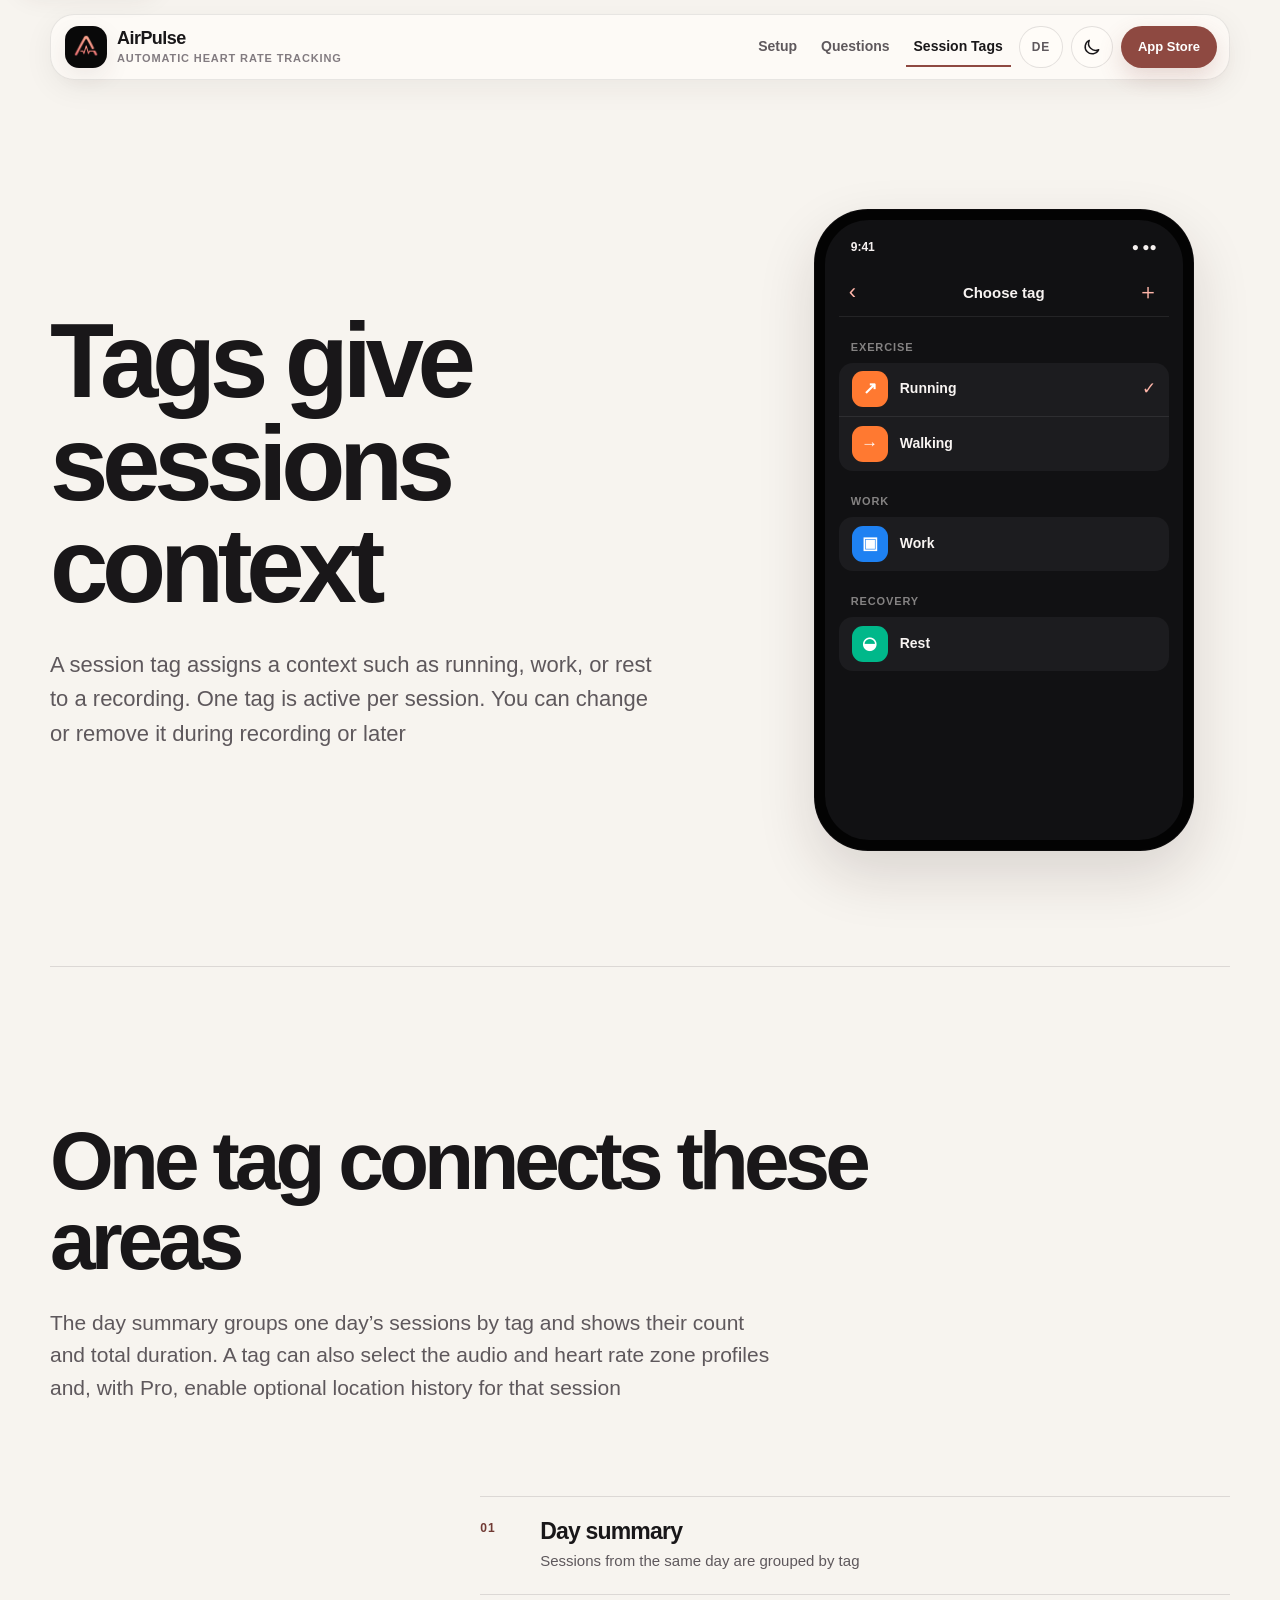
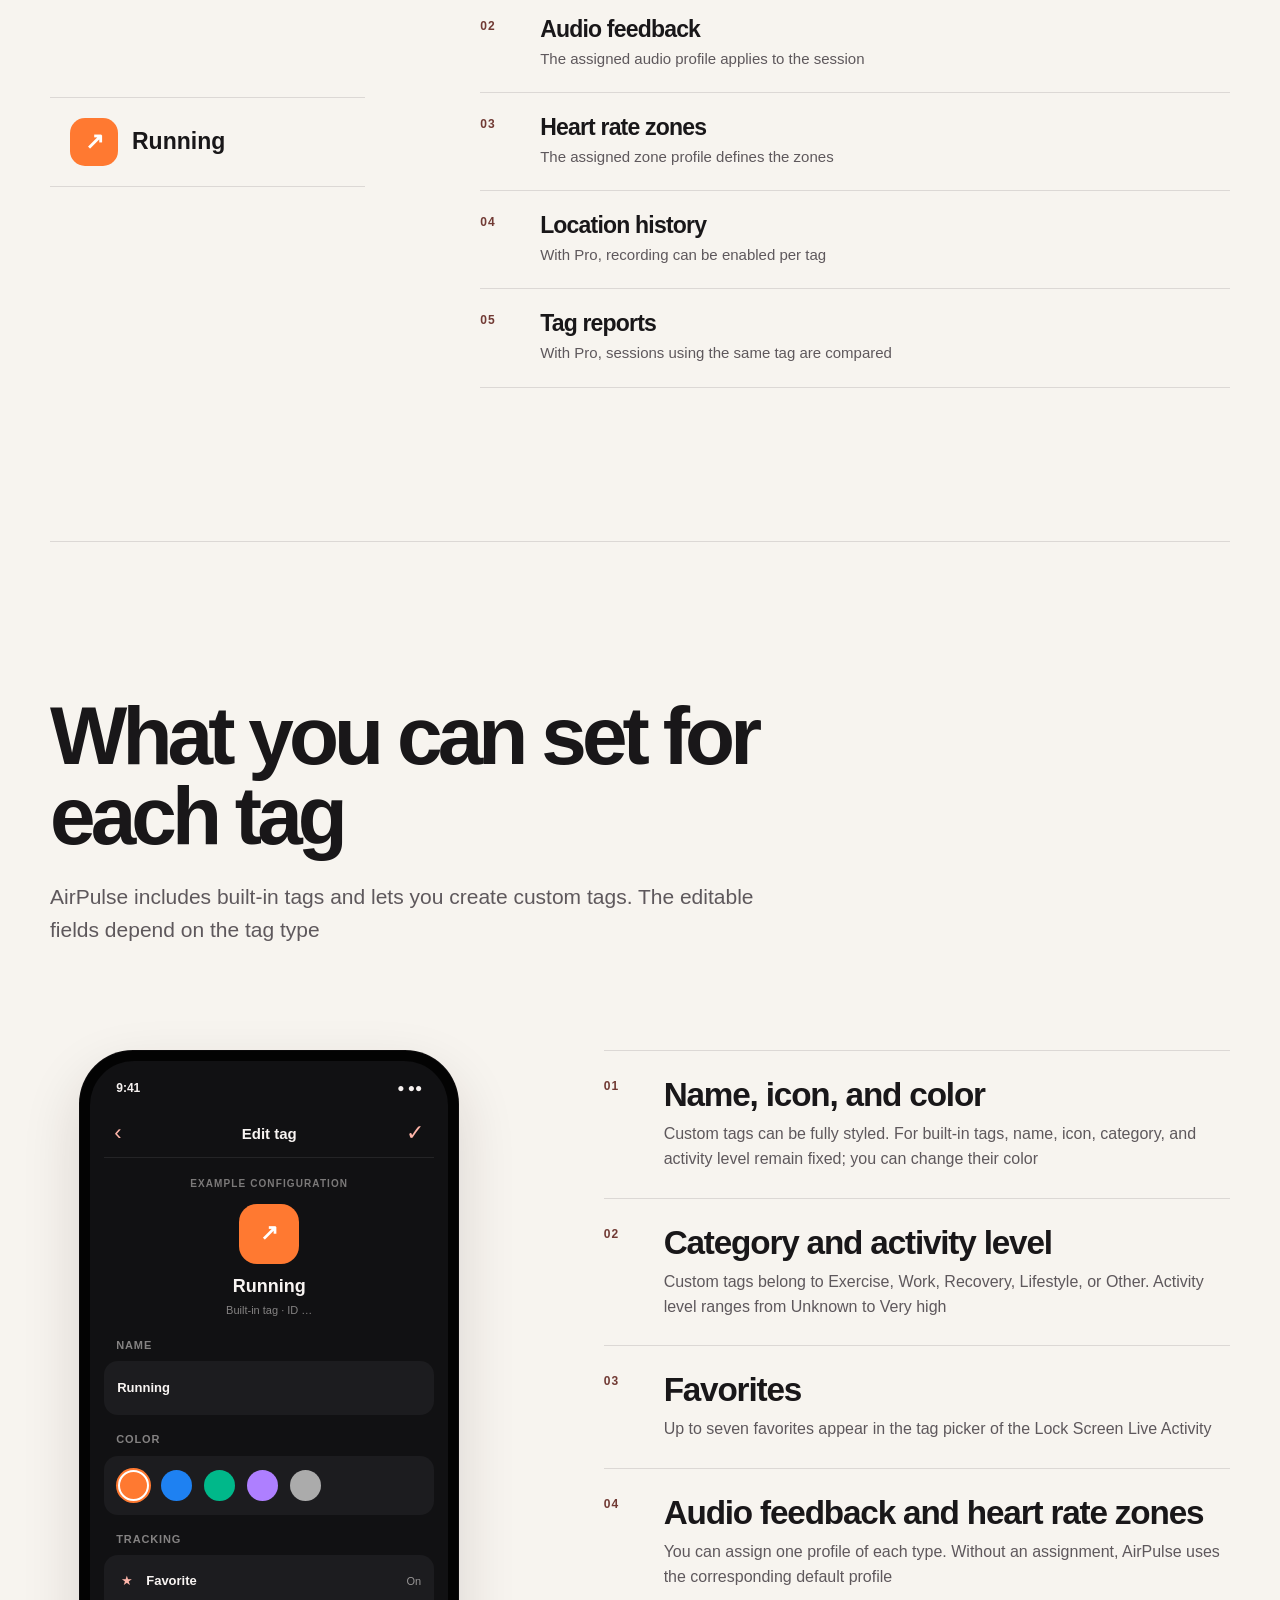
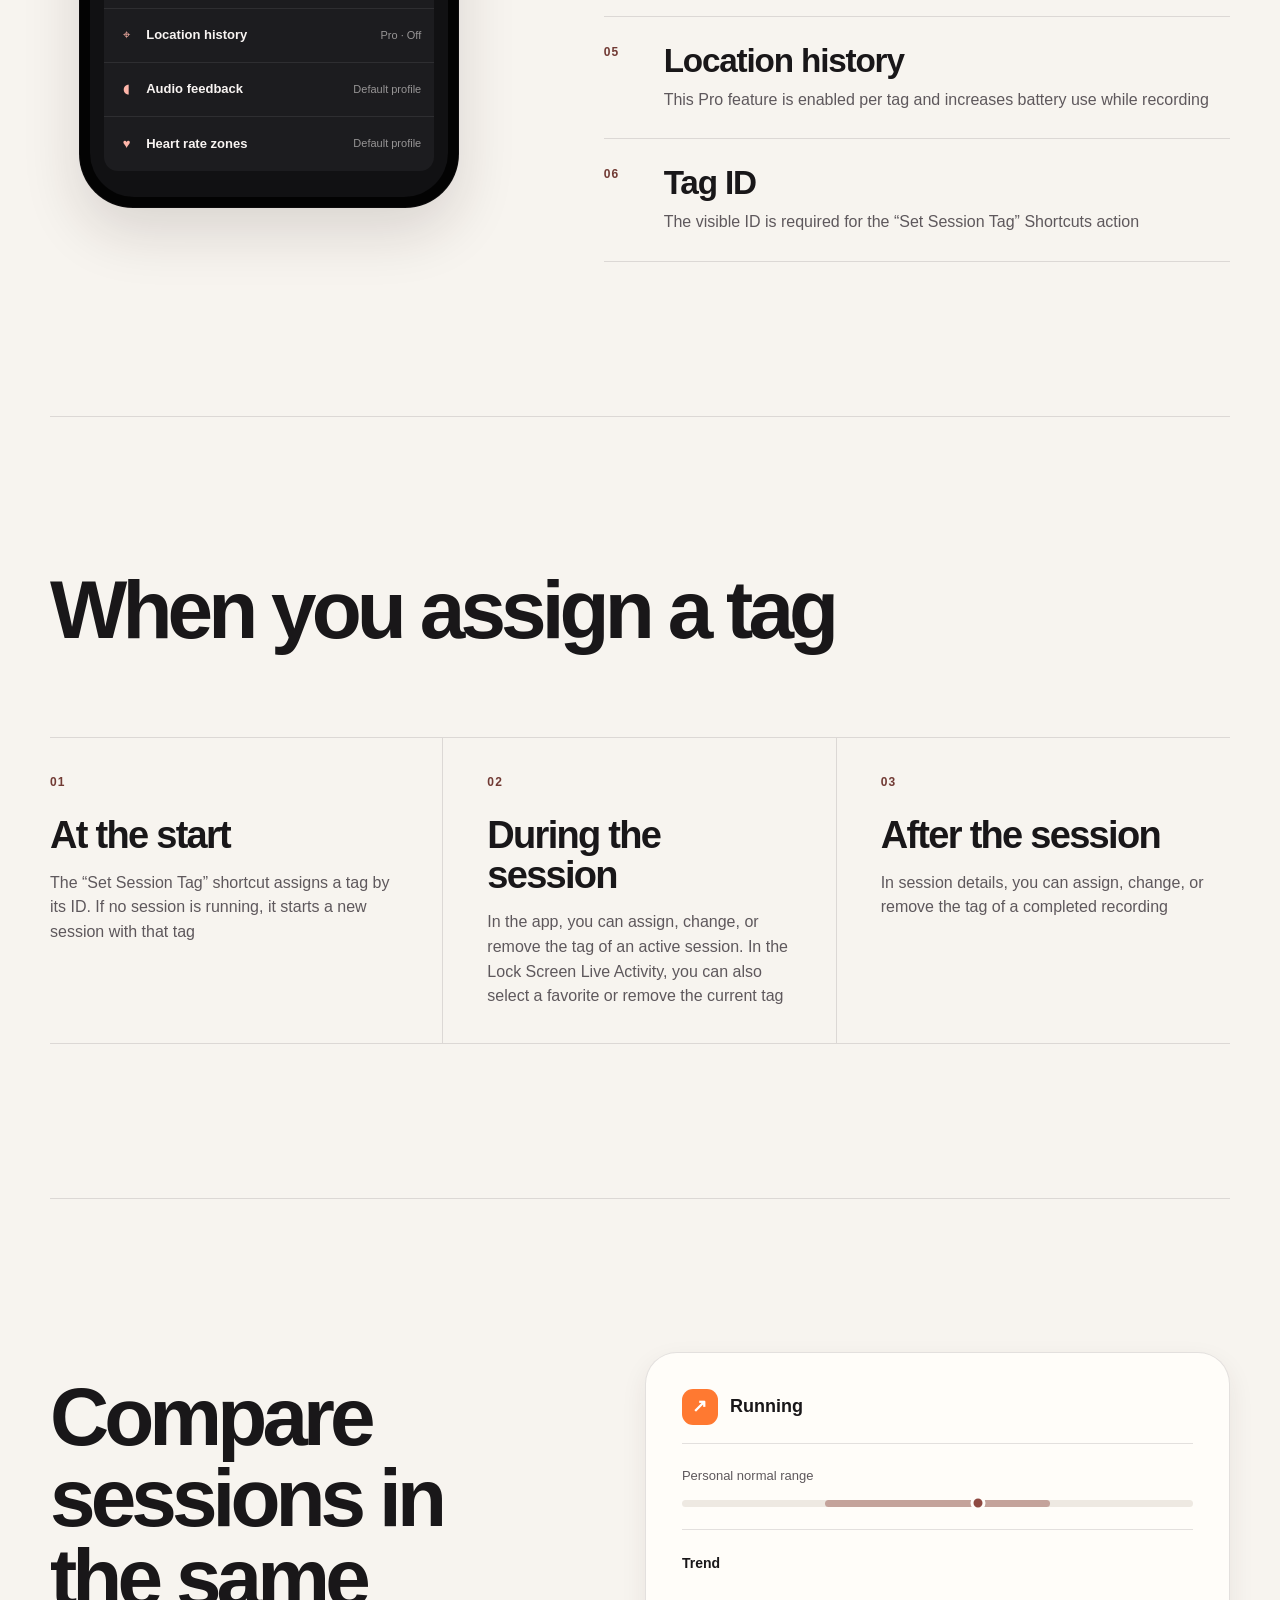
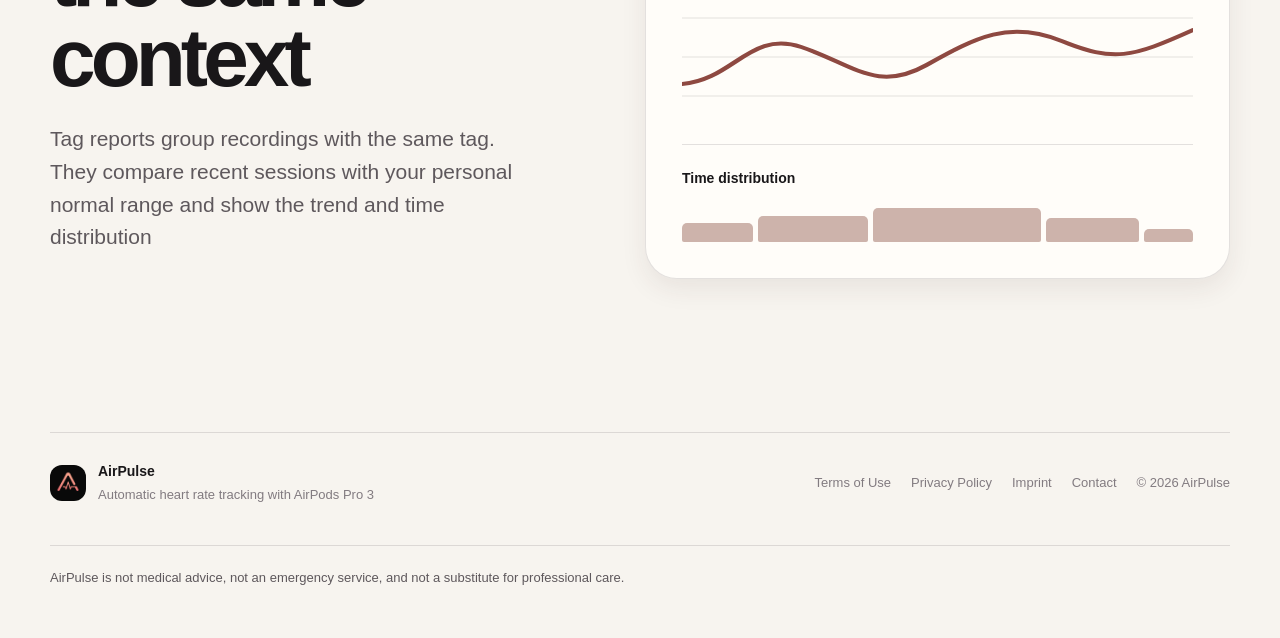
<file: tags.html>
<!doctype html>
<html lang="de">
  <head>
    <meta charset="utf-8" />
    <meta name="viewport" content="width=device-width, initial-scale=1, viewport-fit=cover" />

    <title data-i18n="tags.pageTitle">Session-Tags verstehen | AirPulse</title>
    <meta
      name="description"
      content="Was Session-Tags in AirPulse bedeuten, welche Einstellungen sie verbinden und wie du Tags vor, während oder nach einer Session zuordnest"
      data-i18n-content="tags.metaDescription"
    />
    <meta name="robots" content="index,follow,max-image-preview:large" />
    <meta name="apple-mobile-web-app-title" content="AirPulse" />
    <meta name="theme-color" content="transparent" />
    <meta name="apple-mobile-web-app-status-bar-style" content="black-translucent" />
    <link rel="canonical" href="https://chris20008.github.io/AirPulse/tags.html" />

    <link rel="icon" href="assets/favicon-32x32.png" sizes="32x32" type="image/png" />
    <link rel="icon" href="assets/favicon-16x16.png" sizes="16x16" type="image/png" />
    <link rel="apple-touch-icon" href="assets/apple-touch-icon.png" />
    <link rel="manifest" href="site.webmanifest" />
    <link rel="stylesheet" href="styles.css?v=20260729-22" />
    <link rel="stylesheet" href="tags.css?v=20260725-2" />

    <meta property="og:type" content="website" />
    <meta property="og:url" content="https://chris20008.github.io/AirPulse/tags.html" />
    <meta property="og:title" content="Session-Tags verstehen | AirPulse" data-i18n-content="tags.pageTitle" />
    <meta
      property="og:description"
      content="Was Session-Tags in AirPulse bedeuten, welche Einstellungen sie verbinden und wie du Tags vor, während oder nach einer Session zuordnest"
      data-i18n-content="tags.metaDescription"
    />
    <meta property="og:locale" content="de_DE" />
    <meta property="og:image" content="https://chris20008.github.io/AirPulse/assets/icon-512.png" />
    <meta property="og:image:width" content="512" />
    <meta property="og:image:height" content="512" />
    <meta name="twitter:card" content="summary_large_image" />
    <meta name="twitter:title" content="Session-Tags verstehen | AirPulse" data-i18n-content="tags.pageTitle" />
    <meta
      name="twitter:description"
      content="Was Session-Tags in AirPulse bedeuten, welche Einstellungen sie verbinden und wie du Tags vor, während oder nach einer Session zuordnest"
      data-i18n-content="tags.metaDescription"
    />
    <meta name="twitter:image" content="https://chris20008.github.io/AirPulse/assets/icon-512.png" />

    <script>
      (function () {
        var savedTheme = "";
        try {
          savedTheme = window.localStorage.getItem("airpulse-theme") || "";
        } catch (error) {
        }
        var dark = window.matchMedia && window.matchMedia("(prefers-color-scheme: dark)").matches;
        document.documentElement.setAttribute("data-theme", savedTheme === "dark" || (!savedTheme && dark) ? "dark" : "light");
      })();
    </script>
  </head>

  <body class="tags-page" data-page="tags">
    <a class="skip-link" href="#content" data-i18n="skip.link">Zum Inhalt springen</a>

    <div class="site-header-shell">
      <header class="site-header container">
        <a class="brand" href="index.html" aria-label="AirPulse Startseite" data-i18n-aria-label="brand.homeLabel">
          <img class="brand-icon" src="assets/Version7.png" alt="" width="1024" height="1024" />
          <span class="brand-copy">
            <strong>AirPulse</strong>
            <span data-i18n="brand.subtitle">Automatische Pulsaufzeichnung</span>
          </span>
        </a>

        <nav class="site-nav" aria-label="Hauptnavigation" data-i18n-aria-label="nav.mainLabel">
          <a href="how-to.html" data-i18n="nav.setup">Einrichtung</a>
          <a href="faq.html" data-i18n="nav.faq">Fragen</a>
          <a href="tags.html" aria-current="page" data-i18n="nav.tags">Session Tags</a>
        </nav>

        <div class="header-actions">
          <button class="language-button" type="button" data-language-toggle aria-label="Switch to English">EN</button>
          <button class="icon-button" type="button" data-theme-toggle aria-label="Dunkles Design aktivieren" aria-pressed="false">
            <span class="theme-icon" aria-hidden="true">
              <svg class="theme-icon-moon" viewBox="0 0 24 24"><path d="M20 15.3A8.5 8.5 0 0 1 8.7 4 8.5 8.5 0 1 0 20 15.3Z" /></svg>
              <svg class="theme-icon-sun" viewBox="0 0 24 24"><circle cx="12" cy="12" r="4" /><path d="M12 2v2m0 16v2M4.93 4.93l1.42 1.42m11.3 11.3 1.42 1.42M2 12h2m16 0h2M4.93 19.07l1.42-1.42m11.3-11.3 1.42-1.42" /></svg>
            </span>
          </button>
          <a class="store-button" href="https://apps.apple.com/us/app/airpulse/id6760625679" data-app-store-link data-i18n="nav.store">App Store</a>
        </div>
      </header>
    </div>

    <main id="content">
      <section class="tags-hero container" aria-labelledby="tags-title">
        <div class="tags-hero-copy">
          <h1 id="tags-title" data-i18n="tags.title">Tags geben Sessions Kontext</h1>
          <p data-i18n="tags.intro">
            Ein Session-Tag ordnet eine Aufzeichnung einem Kontext wie Laufen, Arbeit oder Ruhe zu. Pro Session ist ein Tag aktiv. Du kannst ihn während der Aufzeichnung oder später ändern und wieder entfernen
          </p>
        </div>

        <div class="tags-phone tag-picker-phone" role="img" aria-label="Darstellung der Tag-Auswahl in AirPulse" data-i18n-aria-label="tags.heroMockLabel">
          <div class="tags-phone-screen">
            <div class="tags-phone-status" aria-hidden="true"><span>9:41</span><span>● ●●</span></div>
            <div class="tag-picker-title"><span aria-hidden="true">‹</span><strong data-i18n="tags.pickerTitle">Tag wählen</strong><span aria-hidden="true">＋</span></div>
            <div class="tag-picker-section">
              <p data-i18n="tags.categorySport">Sport</p>
              <div class="tag-picker-row is-selected">
                <span class="tag-badge tag-badge-running" aria-hidden="true">↗</span>
                <strong data-i18n="tags.running">Laufen</strong>
                <span aria-hidden="true">✓</span>
              </div>
              <div class="tag-picker-row">
                <span class="tag-badge tag-badge-running" aria-hidden="true">→</span>
                <strong data-i18n="tags.walking">Spazieren</strong>
              </div>
            </div>
            <div class="tag-picker-section">
              <p data-i18n="tags.categoryWork">Arbeit</p>
              <div class="tag-picker-row">
                <span class="tag-badge tag-badge-work" aria-hidden="true">▣</span>
                <strong data-i18n="tags.work">Arbeit</strong>
              </div>
            </div>
            <div class="tag-picker-section">
              <p data-i18n="tags.categoryRecovery">Erholung</p>
              <div class="tag-picker-row">
                <span class="tag-badge tag-badge-rest" aria-hidden="true">◒</span>
                <strong data-i18n="tags.rest">Ruhe</strong>
              </div>
            </div>
          </div>
        </div>
      </section>

      <section class="tag-map-section container reveal" aria-labelledby="tag-map-title">
        <header class="tag-section-header">
          <h2 id="tag-map-title" data-i18n="tags.mapTitle">Ein Tag verbindet diese Bereiche</h2>
          <p data-i18n="tags.mapBody">
            Die Tagesübersicht gruppiert die Sessions eines Tages nach Session-Tag und zeigt Anzahl und Gesamtdauer. Ein Session-Tag kann außerdem das Audio- und Pulszonenprofil auswählen und mit Pro den optionalen Standortverlauf aktivieren
          </p>
        </header>

        <div class="tag-map">
          <div class="tag-map-source">
            <span class="tag-badge tag-badge-running" aria-hidden="true">↗</span>
            <strong data-i18n="tags.running">Laufen</strong>
          </div>
          <div class="tag-map-destinations">
            <article><span>01</span><div><h3 data-i18n="tags.mapDayTitle">Tagesübersicht</h3><p data-i18n="tags.mapDayBody">Sessions eines Tages werden nach Session-Tag gruppiert</p></div></article>
            <article><span>02</span><div><h3 data-i18n="tags.mapAudioTitle">Audio-Feedback</h3><p data-i18n="tags.mapAudioBody">Das zugeordnete Audioprofil gilt für die Session</p></div></article>
            <article><span>03</span><div><h3 data-i18n="tags.mapZonesTitle">Pulszonen</h3><p data-i18n="tags.mapZonesBody">Das zugeordnete Pulszonenprofil legt die Zonen fest</p></div></article>
            <article><span>04</span><div><h3 data-i18n="tags.mapLocationTitle">Standortverlauf</h3><p data-i18n="tags.mapLocationBody">Mit Pro kann die Standortaufzeichnung pro Session-Tag aktiviert werden</p></div></article>
            <article><span>05</span><div><h3 data-i18n="tags.mapReportsTitle">Tag-Berichte</h3><p data-i18n="tags.mapReportsBody">Mit Pro werden Sessions desselben Tags verglichen</p></div></article>
          </div>
        </div>
      </section>

      <section class="tag-settings-section container" aria-labelledby="tag-settings-title">
        <header class="tag-section-header reveal">
          <h2 id="tag-settings-title" data-i18n="tags.settingsTitle">Was du für jeden Session-Tag einstellen kannst</h2>
          <p data-i18n="tags.settingsIntro">AirPulse enthält System-Tags und lässt dich eigene Tags anlegen. Welche Felder änderbar sind, hängt vom Tag-Typ ab</p>
        </header>

        <div class="tag-settings-layout">
          <div
            class="tags-phone tag-editor-phone reveal"
            role="img"
            aria-label="Beispielkonfiguration im AirPulse Tag-Editor"
            data-i18n-aria-label="tags.editorMockLabel"
          >
            <div class="tags-phone-screen">
              <div class="tags-phone-status" aria-hidden="true"><span>9:41</span><span>● ●●</span></div>
              <div class="tag-editor-title"><span aria-hidden="true">‹</span><strong data-i18n="tags.editorTitle">Tag bearbeiten</strong><span aria-hidden="true">✓</span></div>
              <p class="tag-example-label" data-i18n="tags.exampleConfig">Beispielkonfiguration</p>
              <span class="tag-editor-icon tag-badge-running" aria-hidden="true">↗</span>
              <strong class="tag-editor-name" data-i18n="tags.running">Laufen</strong>
              <span class="tag-editor-meta"><span data-i18n="tags.systemTag">System-Tag</span> · <span data-i18n="tags.tagId">ID …</span></span>

              <div class="tag-editor-group">
                <p data-i18n="tags.name">Name</p>
                <div class="tag-editor-row"><strong data-i18n="tags.running">Laufen</strong></div>
              </div>
              <div class="tag-editor-group">
                <p data-i18n="tags.color">Farbe</p>
                <div class="tag-color-row" aria-hidden="true">
                  <span class="is-selected"></span><span></span><span></span><span></span><span></span>
                </div>
              </div>
              <div class="tag-editor-group">
                <p data-i18n="tags.tracking">Tracking</p>
                <div class="tag-editor-row"><span><i aria-hidden="true">★</i><strong data-i18n="tags.favorite">Favorit</strong></span><small data-i18n="tags.on">An</small></div>
                <div class="tag-editor-row"><span><i aria-hidden="true">⌖</i><strong data-i18n="tags.location">Standortverlauf</strong></span><small data-i18n="tags.proOff">Pro · Aus</small></div>
                <div class="tag-editor-row"><span><i aria-hidden="true">◖</i><strong data-i18n="tags.audio">Audio-Feedback</strong></span><small data-i18n="tags.standardProfile">Standardprofil</small></div>
                <div class="tag-editor-row"><span><i aria-hidden="true">♥</i><strong data-i18n="tags.zones">Pulszonen</strong></span><small data-i18n="tags.standardProfile">Standardprofil</small></div>
              </div>
            </div>
          </div>

          <div class="tag-setting-list">
            <article class="reveal"><span>01</span><div><h3 data-i18n="tags.settingDesignTitle">Name, Icon und Farbe</h3><p data-i18n="tags.settingDesignBody">Eigene Tags lassen sich vollständig gestalten. Bei System-Tags bleiben Name, Icon, Kategorie und Aktivitätsniveau fest; ihre Farbe kannst du ändern</p></div></article>
            <article class="reveal"><span>02</span><div><h3 data-i18n="tags.settingCategoryTitle">Kategorie und Aktivitätsniveau</h3><p data-i18n="tags.settingCategoryBody">Eigene Tags gehören zu Sport, Arbeit, Erholung, Lifestyle oder Sonstiges. Das Aktivitätsniveau reicht von Unbekannt bis Sehr hoch</p></div></article>
            <article class="reveal"><span>03</span><div><h3 data-i18n="tags.settingFavoriteTitle">Favoriten</h3><p data-i18n="tags.settingFavoriteBody">Bis zu sieben Favoriten erscheinen in der Tag-Kurzauswahl der Sperrbildschirm-Live-Activity</p></div></article>
            <article class="reveal"><span>04</span><div><h3 data-i18n="tags.settingProfilesTitle">Audio-Feedback und Pulszonen</h3><p data-i18n="tags.settingProfilesBody">Du kannst jeweils ein Profil zuordnen. Fehlt eine Zuordnung, verwendet AirPulse das entsprechende Standardprofil</p></div></article>
            <article class="reveal"><span>05</span><div><h3 data-i18n="tags.settingLocationTitle">Standortverlauf</h3><p data-i18n="tags.settingLocationBody">Die Pro-Funktion wird für jeden Session-Tag einzeln aktiviert und erhöht während der Aufzeichnung den Akkuverbrauch</p></div></article>
            <article class="reveal"><span>06</span><div><h3 data-i18n="tags.settingIdTitle">Tag-ID</h3><p data-i18n="tags.settingIdBody">Die sichtbare ID wird für die Kurzbefehle-Aktion „Set Session Tag“ benötigt</p></div></article>
          </div>
        </div>
      </section>

      <section class="tag-assignment-section container reveal" aria-labelledby="tag-assignment-title">
        <header class="tag-section-header">
          <h2 id="tag-assignment-title" data-i18n="tags.assignTitle">Wann du einen Tag zuordnest</h2>
        </header>
        <div class="tag-assignment-flow">
          <article><span>01</span><h3 data-i18n="tags.assignStartTitle">Beim Start</h3><p data-i18n="tags.assignStartBody">Der Kurzbefehl „Set Session Tag“ setzt einen Tag über seine ID. Läuft noch keine Session, startet er eine neue Session mit diesem Tag</p></article>
          <article><span>02</span><h3 data-i18n="tags.assignLiveTitle">Während der Session</h3><p data-i18n="tags.assignLiveBody">In der App kannst du den Tag einer laufenden Session setzen, ändern oder entfernen. In der Sperrbildschirm-Live-Activity kannst du außerdem einen Favoriten auswählen oder den aktuellen Tag entfernen</p></article>
          <article><span>03</span><h3 data-i18n="tags.assignAfterTitle">Nach der Session</h3><p data-i18n="tags.assignAfterBody">In den Session-Details kannst du den Tag einer abgeschlossenen Aufzeichnung setzen, ändern oder entfernen</p></article>
        </div>
      </section>

      <section class="tag-report-section container reveal" aria-labelledby="tag-report-title">
        <div class="tag-report-copy">
          <h2 id="tag-report-title" data-i18n="tags.reportTitle">Sessions im selben Kontext vergleichen</h2>
          <p data-i18n="tags.reportBody">Tag-Berichte fassen Aufzeichnungen desselben Tags zusammen. Sie vergleichen aktuelle Sessions mit deinem persönlichen Normalbereich und zeigen Verlauf und Zeitverteilung</p>
        </div>
        <div class="tag-report-ui" aria-hidden="true">
          <div class="tag-report-header"><span class="tag-badge tag-badge-running">↗</span><strong data-i18n="tags.running">Laufen</strong></div>
          <div class="tag-report-normal"><span data-i18n="tags.reportNormal">Persönlicher Normalbereich</span><div><i></i><b></b></div></div>
          <div class="tag-report-chart"><strong data-i18n="tags.reportTrend">Verlauf</strong><svg viewBox="0 0 420 130" preserveAspectRatio="none"><path class="tag-report-grid" d="M0 26h420M0 65h420M0 104h420" /><path class="tag-report-line" d="M0 92C42 88 56 38 98 55s62 46 103 18 68-45 111-24 57 17 108-11" /></svg></div>
          <div class="tag-report-distribution"><strong data-i18n="tags.reportDistribution">Zeitverteilung</strong><div><span></span><span></span><span></span><span></span><span></span></div></div>
        </div>
      </section>
    </main>

    <footer class="site-footer container">
      <div class="footer-brand">
        <img src="assets/Version7.png" alt="" width="1024" height="1024" loading="lazy" decoding="async" />
        <span class="footer-copy">
          <strong>AirPulse</strong>
          <span data-i18n="footer.tagline">Automatisches Herzfrequenz-Tracking mit AirPods Pro 3</span>
        </span>
      </div>
      <nav class="footer-links" aria-label="Rechtliches und Kontakt" data-i18n-aria-label="footer.navLabel">
        <a href="terms-of-use.html" data-i18n="footer.terms">Nutzungsbedingungen</a>
        <a href="privacy-policy.html" data-i18n="footer.privacy">Datenschutz</a>
        <a href="imprint.html" data-i18n="footer.imprint">Impressum</a>
        <a href="mailto:airpulseapp@icloud.com" data-i18n="footer.contact">Kontakt</a>
        <span>© <span id="year">2026</span> <span data-i18n="footer.copyright">AirPulse</span></span>
      </nav>
      <p class="footer-disclaimer" data-i18n="footer.disclaimer">
        AirPulse bietet keine medizinische Beratung, ist kein Notfalldienst und ersetzt keine professionelle medizinische Versorgung.
      </p>
    </footer>

    <script src="mobile-menu.js?v=20260729-5" defer></script>
    <script src="site.js?v=20260729-17" defer></script>
  </body>
</html>
</file>
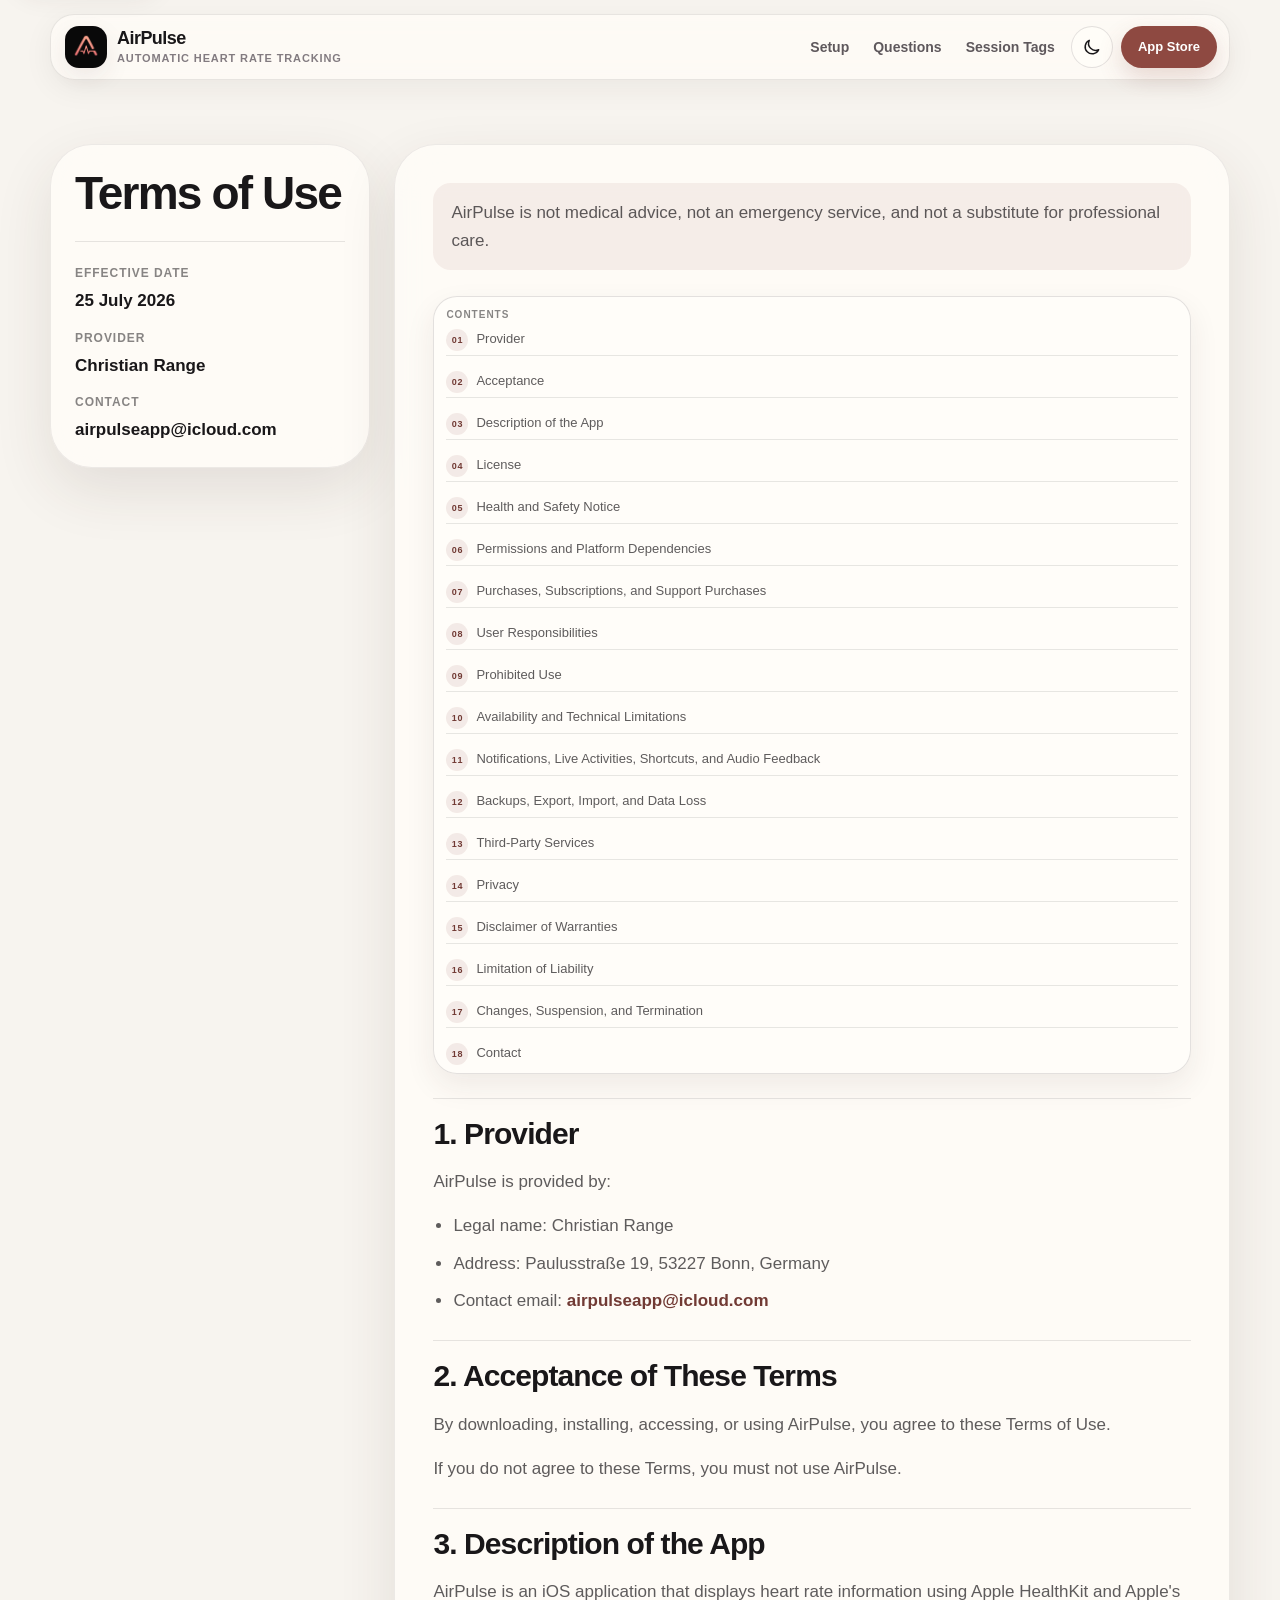
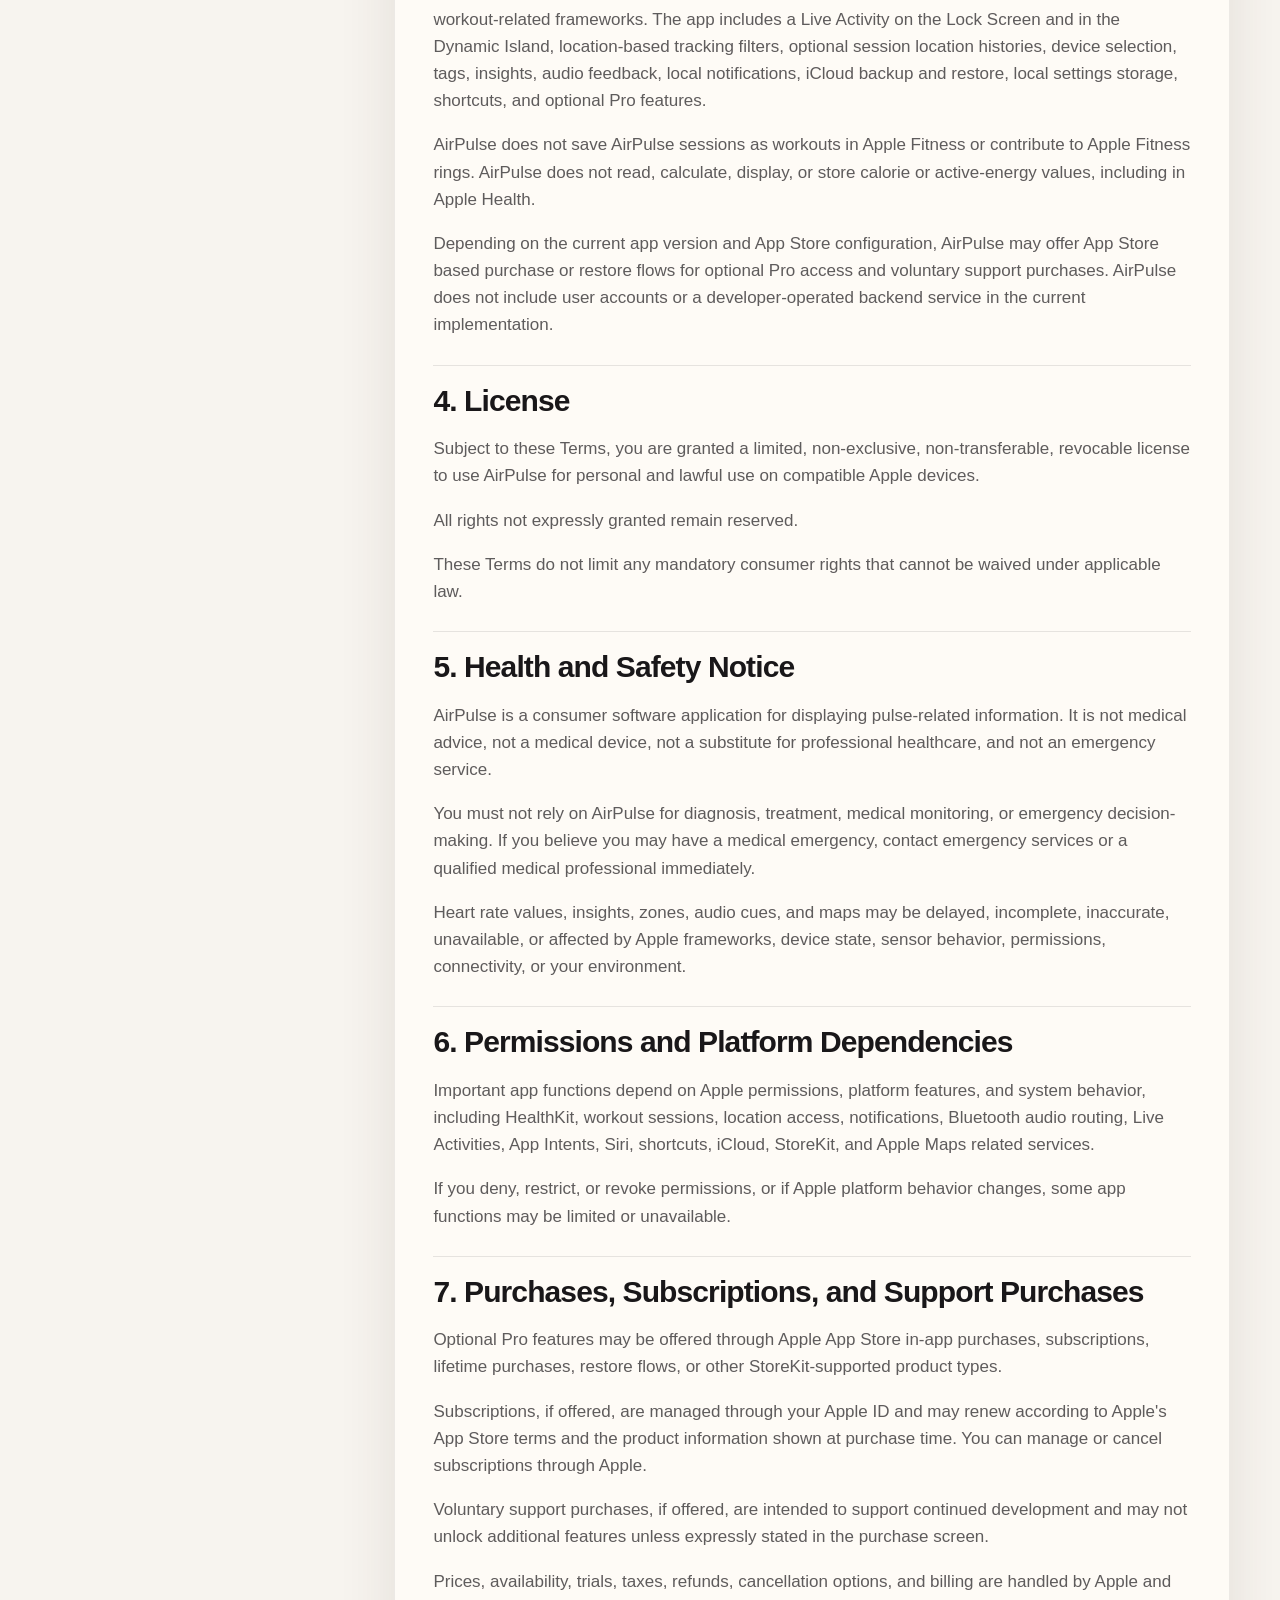
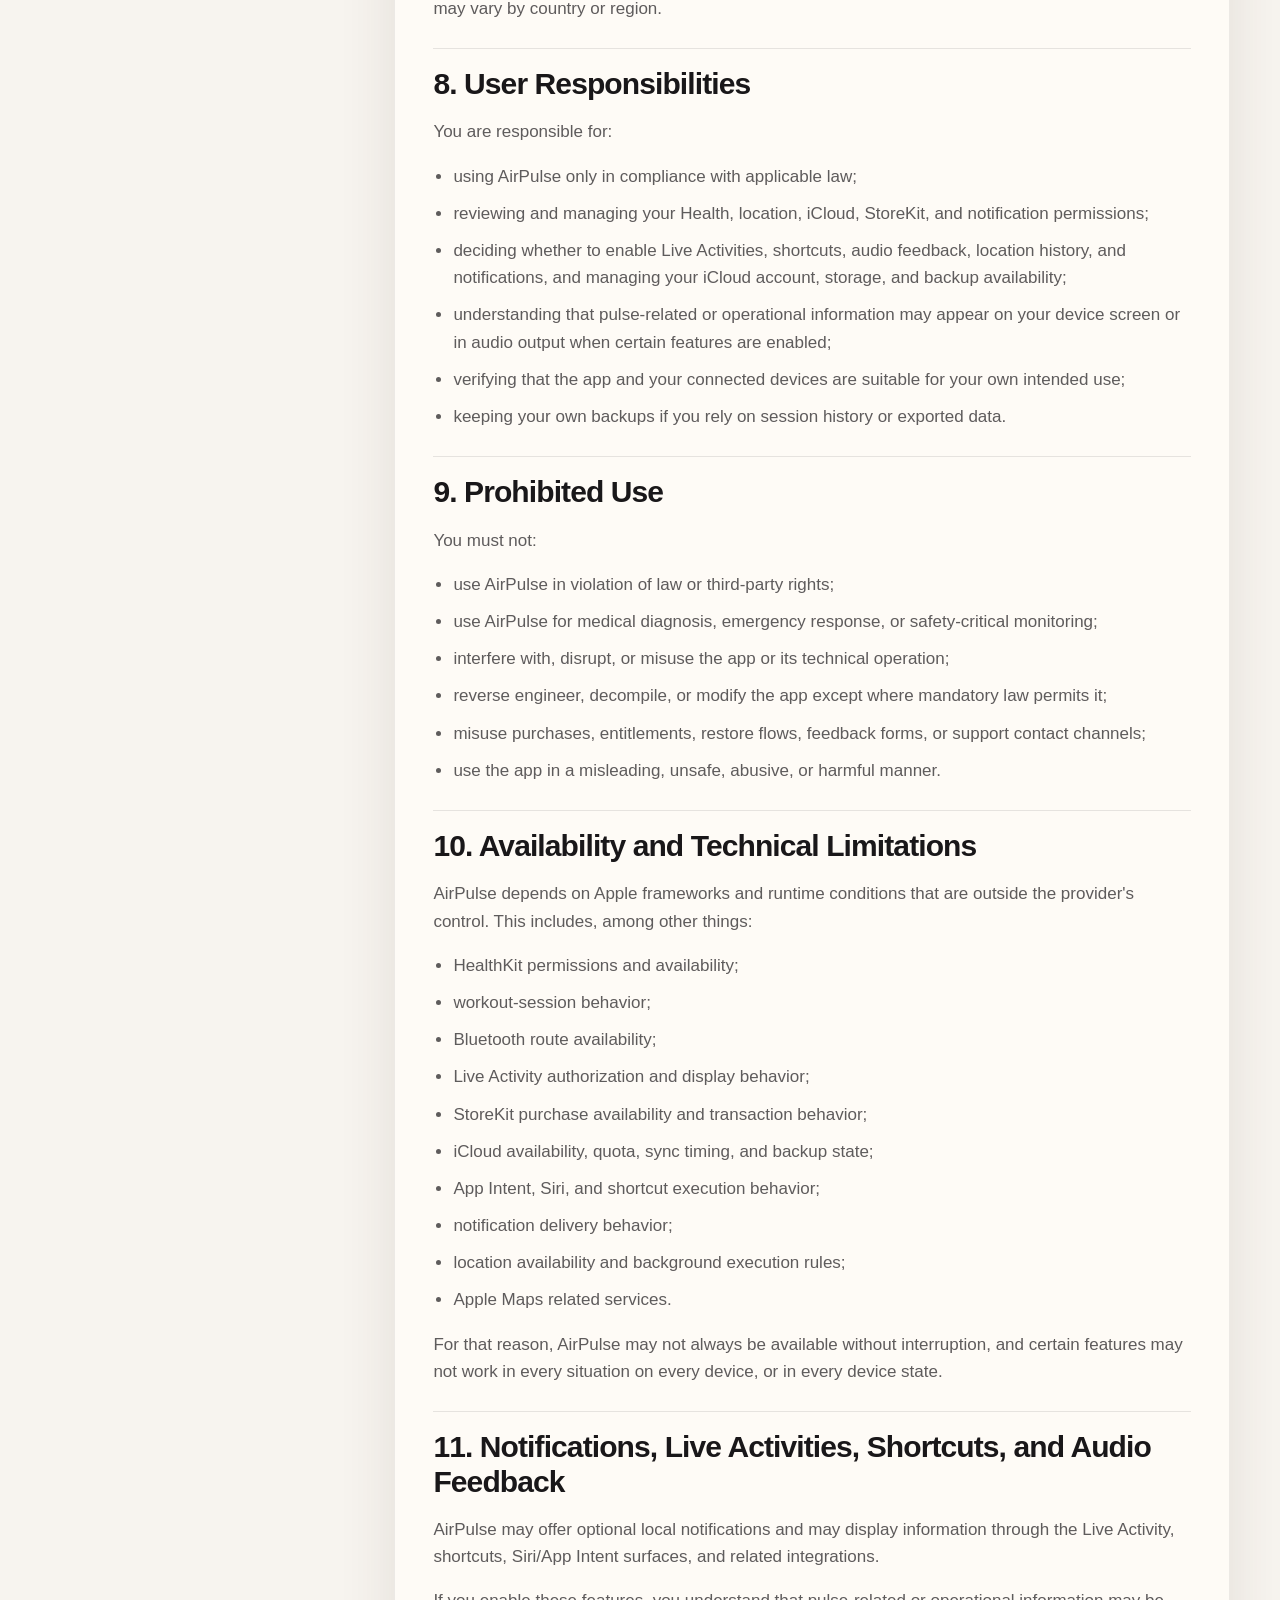
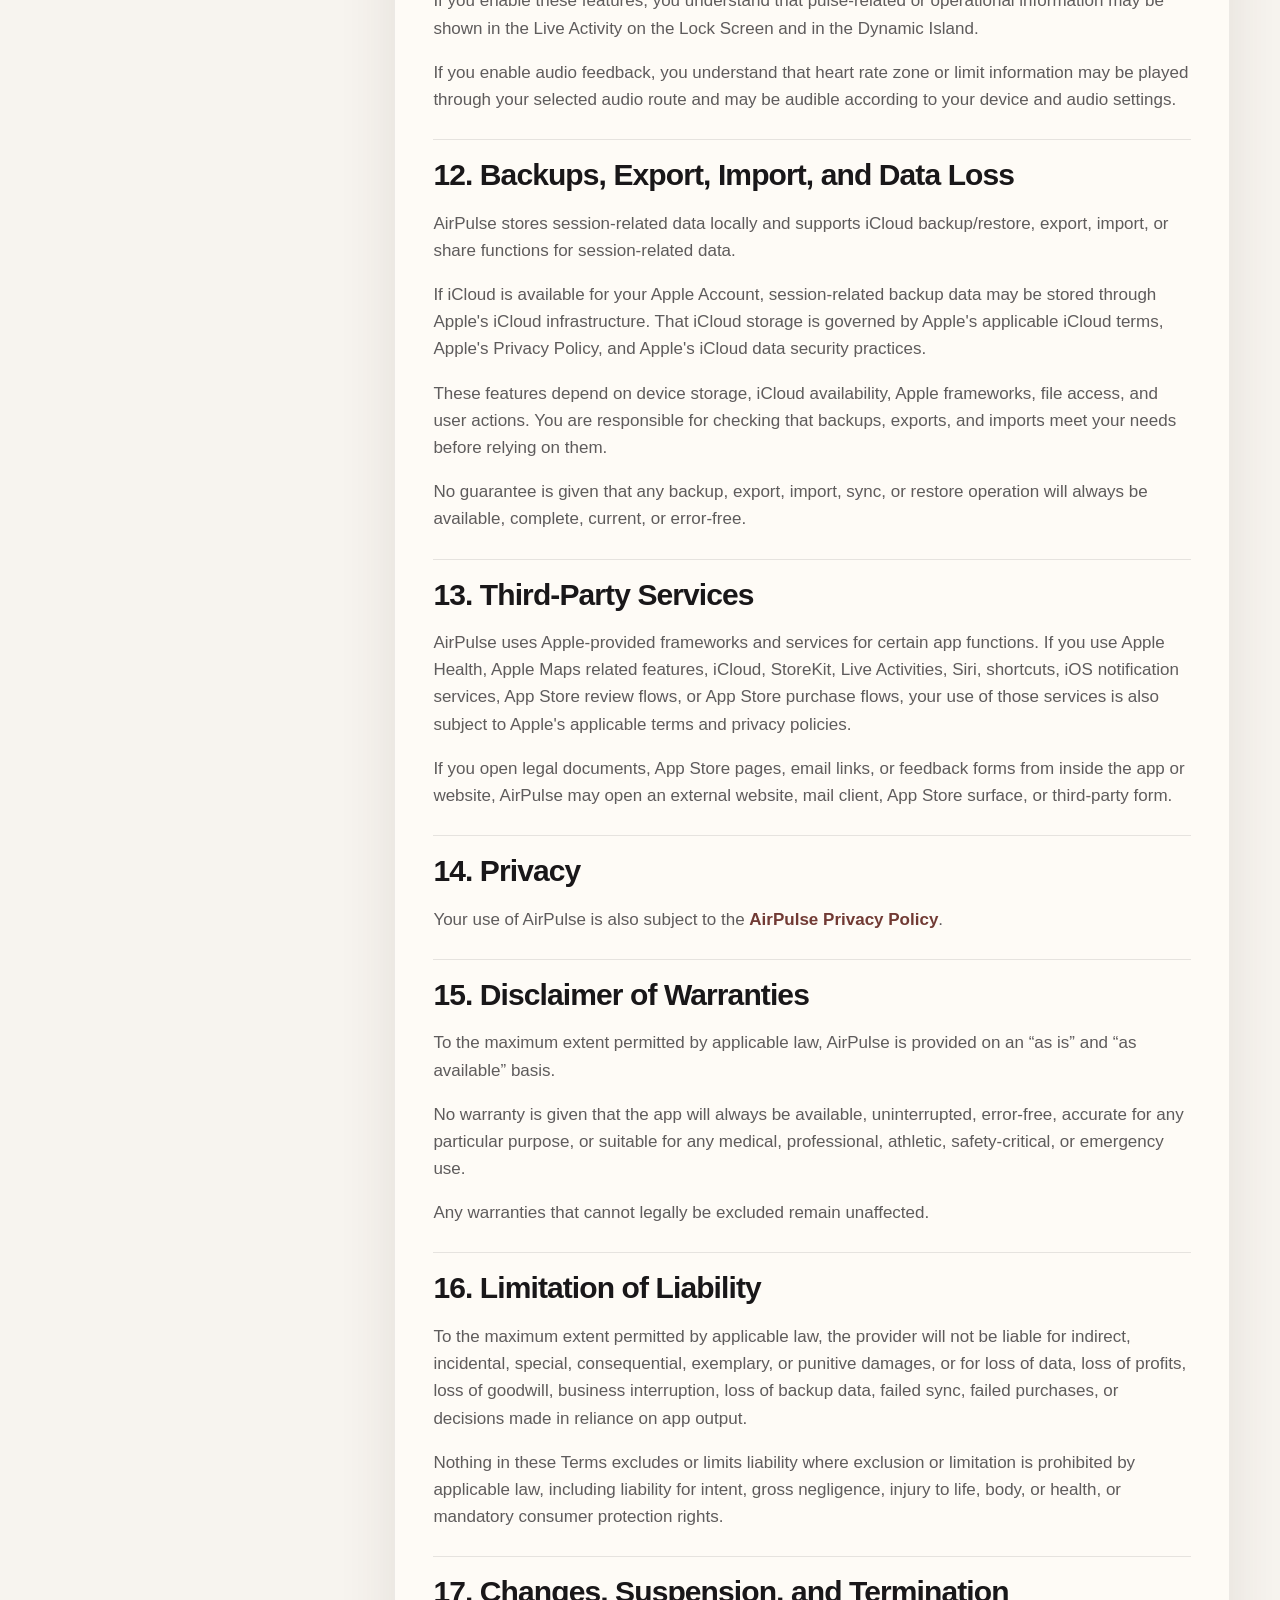
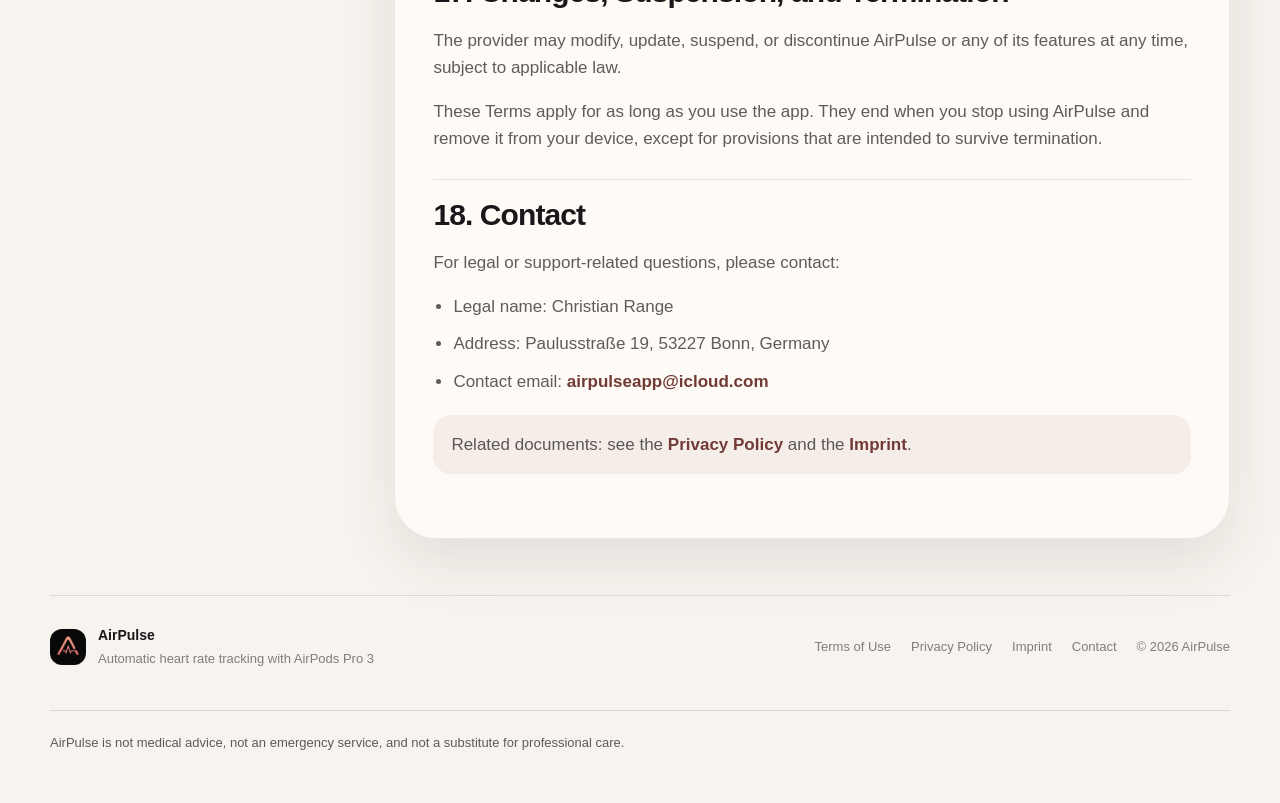
<file: terms-of-use.html>
<!doctype html>
<html lang="en">
  <head>
    <meta charset="utf-8" />
    <meta name="viewport" content="width=device-width, initial-scale=1, viewport-fit=cover" />
    <title>AirPulse Terms of Use</title>
    <meta
      name="description"
      content="Read the terms that apply to using AirPulse, including health disclaimers, purchases, backups, permissions, platform dependencies, and liability notes."
    />
    <meta name="robots" content="index,follow,max-image-preview:large" />
    <meta name="theme-color" content="transparent" />
    <meta name="apple-mobile-web-app-status-bar-style" content="black-translucent" />
    <link rel="canonical" href="https://chris20008.github.io/AirPulse/terms-of-use.html" />
    <link rel="icon" href="assets/favicon-32x32.png" sizes="32x32" type="image/png" />
    <link rel="icon" href="assets/favicon-16x16.png" sizes="16x16" type="image/png" />
    <link rel="shortcut icon" href="assets/favicon-32x32.png" />
    <link rel="apple-touch-icon" href="assets/apple-touch-icon.png" />
    <link rel="manifest" href="site.webmanifest" />
    <link rel="stylesheet" href="styles.css?v=20260729-22" />
    <link rel="stylesheet" href="legal.css?v=20260729-5" />
    <script>
      (function () {
        var savedTheme = "";
        try {
          savedTheme = window.localStorage.getItem("airpulse-theme") || "";
        } catch (error) {
        }
        var dark = window.matchMedia && window.matchMedia("(prefers-color-scheme: dark)").matches;
        document.documentElement.setAttribute("data-theme", savedTheme === "dark" || (!savedTheme && dark) ? "dark" : "light");
      })();
    </script>
  </head>
  <body class="legal-page">
    <a class="skip-link" href="#content">Skip to content</a>

    <div class="site-header-shell">
          <header class="site-header container">
            <a class="brand" href="./index.html" aria-label="Back to AirPulse home">
              <img class="brand-icon" src="assets/Version7.png" alt="" width="1024" height="1024" loading="eager" decoding="async" data-brand-icon />
              <span class="brand-copy">
                <strong>AirPulse</strong>
                <span>Automatic heart rate tracking</span>
              </span>
            </a>

            <nav class="site-nav" aria-label="Main navigation">
              <a href="./how-to.html">Setup</a>
              <a href="./faq.html">Questions</a>
              <a href="./tags.html">Session Tags</a>
            </nav>

            <div class="header-actions">
              <button class="icon-button" type="button" data-theme-toggle aria-label="Switch to dark mode" aria-pressed="false">
                <span class="theme-icon" aria-hidden="true">
                  <svg class="theme-icon-moon" viewBox="0 0 24 24"><path d="M20 15.3A8.5 8.5 0 0 1 8.7 4 8.5 8.5 0 1 0 20 15.3Z" /></svg>
                  <svg class="theme-icon-sun" viewBox="0 0 24 24"><circle cx="12" cy="12" r="4" /><path d="M12 2v2m0 16v2M4.93 4.93l1.42 1.42m11.3 11.3 1.42 1.42M2 12h2m16 0h2M4.93 19.07l1.42-1.42m11.3-11.3 1.42-1.42" /></svg>
                </span>
              </button>
              <a class="store-button" data-app-store-link href="https://apps.apple.com/us/app/airpulse/id6760625679">App Store</a>
            </div>
          </header>
        </div>

    <div class="page">

      <main id="content" class="legalLayout">
        <aside class="summaryCard glass">
          <h1 class="summaryTitle">Terms of Use</h1>

          <div class="metaList">
            <div class="metaItem">
              <strong>Effective date</strong>
              <span>25 July 2026</span>
            </div>
            <div class="metaItem">
              <strong>Provider</strong>
              <span>Christian Range</span>
            </div>
            <div class="metaItem">
              <strong>Contact</strong>
              <a href="mailto:airpulseapp@icloud.com">airpulseapp@icloud.com</a>
            </div>
          </div>

        </aside>

        <article class="contentCard glass">
          <p class="notice">
            AirPulse is not medical advice, not an emergency service, and not a substitute for professional care.
          </p>

          <nav class="toc" aria-label="Table of contents">
            <strong class="tocTitle">Contents</strong>
            <ol class="tocList">
              <li><a href="#provider">Provider</a></li>
              <li><a href="#acceptance">Acceptance</a></li>
              <li><a href="#description">Description of the App</a></li>
              <li><a href="#license">License</a></li>
              <li><a href="#health">Health and Safety Notice</a></li>
              <li><a href="#permissions">Permissions and Platform Dependencies</a></li>
              <li><a href="#purchases">Purchases, Subscriptions, and Support Purchases</a></li>
              <li><a href="#responsibilities">User Responsibilities</a></li>
              <li><a href="#prohibited">Prohibited Use</a></li>
              <li><a href="#availability">Availability and Technical Limitations</a></li>
              <li><a href="#notifications">Notifications, Live Activities, Shortcuts, and Audio Feedback</a></li>
              <li><a href="#backups">Backups, Export, Import, and Data Loss</a></li>
              <li><a href="#third-party">Third-Party Services</a></li>
              <li><a href="#privacy">Privacy</a></li>
              <li><a href="#warranties">Disclaimer of Warranties</a></li>
              <li><a href="#liability">Limitation of Liability</a></li>
              <li><a href="#termination">Changes, Suspension, and Termination</a></li>
              <li><a href="#contact">Contact</a></li>
            </ol>
          </nav>

          <section id="provider">
            <h2>1. Provider</h2>
            <p>AirPulse is provided by:</p>
            <ul>
              <li>Legal name: Christian Range</li>
              <li>Address: Paulusstraße 19, 53227 Bonn, Germany</li>
              <li>Contact email: <a class="inlineLink" href="mailto:airpulseapp@icloud.com">airpulseapp@icloud.com</a></li>
            </ul>
          </section>

          <section id="acceptance">
            <h2>2. Acceptance of These Terms</h2>
            <p>By downloading, installing, accessing, or using AirPulse, you agree to these Terms of Use.</p>
            <p>If you do not agree to these Terms, you must not use AirPulse.</p>
          </section>

          <section id="description">
            <h2>3. Description of the App</h2>
            <p>
              AirPulse is an iOS application that displays heart rate information using Apple HealthKit and Apple's workout-related
              frameworks. The app includes a Live Activity on the Lock Screen and in the Dynamic Island, location-based tracking filters,
              optional session location histories, device selection, tags, insights, audio feedback, local notifications, iCloud backup and
              restore, local settings storage, shortcuts, and optional Pro features.
            </p>
            <p>
              AirPulse does not save AirPulse sessions as workouts in Apple Fitness or contribute to Apple Fitness rings. AirPulse does not
              read, calculate, display, or store calorie or active-energy values, including in Apple Health.
            </p>
            <p>
              Depending on the current app version and App Store configuration, AirPulse may offer App Store based purchase or restore flows
              for optional Pro access and voluntary support purchases. AirPulse does not include user accounts or a developer-operated backend
              service in the current implementation.
            </p>
          </section>

          <section id="license">
            <h2>4. License</h2>
            <p>
              Subject to these Terms, you are granted a limited, non-exclusive, non-transferable, revocable license to use AirPulse for
              personal and lawful use on compatible Apple devices.
            </p>
            <p>All rights not expressly granted remain reserved.</p>
            <p>These Terms do not limit any mandatory consumer rights that cannot be waived under applicable law.</p>
          </section>

          <section id="health">
            <h2>5. Health and Safety Notice</h2>
            <p>
              AirPulse is a consumer software application for displaying pulse-related information. It is not medical advice, not a medical
              device, not a substitute for professional healthcare, and not an emergency service.
            </p>
            <p>
              You must not rely on AirPulse for diagnosis, treatment, medical monitoring, or emergency decision-making. If you believe you may
              have a medical emergency, contact emergency services or a qualified medical professional immediately.
            </p>
            <p>
              Heart rate values, insights, zones, audio cues, and maps may be delayed, incomplete, inaccurate, unavailable, or affected by
              Apple frameworks, device state, sensor behavior, permissions, connectivity, or your environment.
            </p>
          </section>

          <section id="permissions">
            <h2>6. Permissions and Platform Dependencies</h2>
            <p>
              Important app functions depend on Apple permissions, platform features, and system behavior, including HealthKit, workout
              sessions, location access, notifications, Bluetooth audio routing, Live Activities, App Intents, Siri, shortcuts, iCloud,
              StoreKit, and Apple Maps related services.
            </p>
            <p>
              If you deny, restrict, or revoke permissions, or if Apple platform behavior changes, some app functions may be limited or
              unavailable.
            </p>
          </section>

          <section id="purchases">
            <h2>7. Purchases, Subscriptions, and Support Purchases</h2>
            <p>
              Optional Pro features may be offered through Apple App Store in-app purchases, subscriptions, lifetime purchases, restore flows,
              or other StoreKit-supported product types.
            </p>
            <p>
              Subscriptions, if offered, are managed through your Apple ID and may renew according to Apple's App Store terms and the product
              information shown at purchase time. You can manage or cancel subscriptions through Apple.
            </p>
            <p>
              Voluntary support purchases, if offered, are intended to support continued development and may not unlock additional features
              unless expressly stated in the purchase screen.
            </p>
            <p>
              Prices, availability, trials, taxes, refunds, cancellation options, and billing are handled by Apple and may vary by country or
              region.
            </p>
          </section>

          <section id="responsibilities">
            <h2>8. User Responsibilities</h2>
            <p>You are responsible for:</p>
            <ul>
              <li>using AirPulse only in compliance with applicable law;</li>
              <li>reviewing and managing your Health, location, iCloud, StoreKit, and notification permissions;</li>
              <li>deciding whether to enable Live Activities, shortcuts, audio feedback, location history, and notifications, and managing your iCloud account, storage, and backup availability;</li>
              <li>understanding that pulse-related or operational information may appear on your device screen or in audio output when certain features are enabled;</li>
              <li>verifying that the app and your connected devices are suitable for your own intended use;</li>
              <li>keeping your own backups if you rely on session history or exported data.</li>
            </ul>
          </section>

          <section id="prohibited">
            <h2>9. Prohibited Use</h2>
            <p>You must not:</p>
            <ul>
              <li>use AirPulse in violation of law or third-party rights;</li>
              <li>use AirPulse for medical diagnosis, emergency response, or safety-critical monitoring;</li>
              <li>interfere with, disrupt, or misuse the app or its technical operation;</li>
              <li>reverse engineer, decompile, or modify the app except where mandatory law permits it;</li>
              <li>misuse purchases, entitlements, restore flows, feedback forms, or support contact channels;</li>
              <li>use the app in a misleading, unsafe, abusive, or harmful manner.</li>
            </ul>
          </section>

          <section id="availability">
            <h2>10. Availability and Technical Limitations</h2>
            <p>
              AirPulse depends on Apple frameworks and runtime conditions that are outside the provider's control. This includes, among other
              things:
            </p>
            <ul>
              <li>HealthKit permissions and availability;</li>
              <li>workout-session behavior;</li>
              <li>Bluetooth route availability;</li>
              <li>Live Activity authorization and display behavior;</li>
              <li>StoreKit purchase availability and transaction behavior;</li>
              <li>iCloud availability, quota, sync timing, and backup state;</li>
              <li>App Intent, Siri, and shortcut execution behavior;</li>
              <li>notification delivery behavior;</li>
              <li>location availability and background execution rules;</li>
              <li>Apple Maps related services.</li>
            </ul>
            <p>
              For that reason, AirPulse may not always be available without interruption, and certain features may not work in every situation
              on every device, or in every device state.
            </p>
          </section>

          <section id="notifications">
            <h2>11. Notifications, Live Activities, Shortcuts, and Audio Feedback</h2>
            <p>
              AirPulse may offer optional local notifications and may display information through the Live Activity, shortcuts, Siri/App
              Intent surfaces, and related integrations.
            </p>
            <p>
              If you enable these features, you understand that pulse-related or operational information may be shown in the Live Activity on
              the Lock Screen and in the Dynamic Island.
            </p>
            <p>
              If you enable audio feedback, you understand that heart rate zone or limit information may be played through your selected audio
              route and may be audible according to your device and audio settings.
            </p>
          </section>

          <section id="backups">
            <h2>12. Backups, Export, Import, and Data Loss</h2>
            <p>AirPulse stores session-related data locally and supports iCloud backup/restore, export, import, or share functions for session-related data.</p>
            <p>
              If iCloud is available for your Apple Account, session-related backup data may be stored through Apple's iCloud infrastructure.
              That iCloud storage is governed by Apple's applicable iCloud terms, Apple's Privacy Policy, and Apple's iCloud data security
              practices.
            </p>
            <p>
              These features depend on device storage, iCloud availability, Apple frameworks, file access, and user actions. You are responsible
              for checking that backups, exports, and imports meet your needs before relying on them.
            </p>
            <p>
              No guarantee is given that any backup, export, import, sync, or restore operation will always be available, complete, current, or
              error-free.
            </p>
          </section>

          <section id="third-party">
            <h2>13. Third-Party Services</h2>
            <p>
              AirPulse uses Apple-provided frameworks and services for certain app functions. If you use Apple Health, Apple Maps related
              features, iCloud, StoreKit, Live Activities, Siri, shortcuts, iOS notification services, App Store review flows, or App Store
              purchase flows, your use of those services is also subject to Apple's applicable terms and privacy policies.
            </p>
            <p>
              If you open legal documents, App Store pages, email links, or feedback forms from inside the app or website, AirPulse may open an
              external website, mail client, App Store surface, or third-party form.
            </p>
          </section>

          <section id="privacy">
            <h2>14. Privacy</h2>
            <p>
              Your use of AirPulse is also subject to the <a class="inlineLink" href="./privacy-policy.html">AirPulse Privacy Policy</a>.
            </p>
          </section>

          <section id="warranties">
            <h2>15. Disclaimer of Warranties</h2>
            <p>To the maximum extent permitted by applicable law, AirPulse is provided on an “as is” and “as available” basis.</p>
            <p>
              No warranty is given that the app will always be available, uninterrupted, error-free, accurate for any particular purpose, or
              suitable for any medical, professional, athletic, safety-critical, or emergency use.
            </p>
            <p>Any warranties that cannot legally be excluded remain unaffected.</p>
          </section>

          <section id="liability">
            <h2>16. Limitation of Liability</h2>
            <p>
              To the maximum extent permitted by applicable law, the provider will not be liable for indirect, incidental, special,
              consequential, exemplary, or punitive damages, or for loss of data, loss of profits, loss of goodwill, business interruption,
              loss of backup data, failed sync, failed purchases, or decisions made in reliance on app output.
            </p>
            <p>
              Nothing in these Terms excludes or limits liability where exclusion or limitation is prohibited by applicable law, including
              liability for intent, gross negligence, injury to life, body, or health, or mandatory consumer protection rights.
            </p>
          </section>

          <section id="termination">
            <h2>17. Changes, Suspension, and Termination</h2>
            <p>
              The provider may modify, update, suspend, or discontinue AirPulse or any of its features at any time, subject to applicable law.
            </p>
            <p>
              These Terms apply for as long as you use the app. They end when you stop using AirPulse and remove it from your device, except
              for provisions that are intended to survive termination.
            </p>
          </section>

          <section id="contact">
            <h2>18. Contact</h2>
            <p>For legal or support-related questions, please contact:</p>
            <ul>
              <li>Legal name: Christian Range</li>
              <li>Address: Paulusstraße 19, 53227 Bonn, Germany</li>
              <li>Contact email: <a class="inlineLink" href="mailto:airpulseapp@icloud.com">airpulseapp@icloud.com</a></li>
            </ul>
            <p class="notice">
              Related documents: see the <a class="inlineLink" href="./privacy-policy.html">Privacy Policy</a> and the
              <a class="inlineLink" href="./imprint.html">Imprint</a>.
            </p>
          </section>
        </article>
      </main>

    </div>

    <footer class="site-footer container">
      <div class="footer-brand">
        <img src="assets/Version7.png" alt="" width="1024" height="1024" loading="lazy" decoding="async" />
        <span class="footer-copy">
          <strong>AirPulse</strong>
          <span>Automatic heart rate tracking with AirPods Pro 3</span>
        </span>
      </div>
      <nav class="footer-links" aria-label="Legal and contact">
        <a href="./terms-of-use.html">Terms of Use</a>
        <a href="./privacy-policy.html">Privacy Policy</a>
        <a href="./imprint.html">Imprint</a>
        <a href="mailto:airpulseapp@icloud.com">Contact</a>
        <span>© <span id="year">2026</span> AirPulse</span>
      </nav>
      <p class="footer-disclaimer">
        AirPulse is not medical advice, not an emergency service, and not a substitute for professional care.
      </p>
    </footer>

    <script src="mobile-menu.js?v=20260729-5"></script>
    <script src="legal-header.js?v=20260729-7"></script>
  </body>
</html>
</file>
<file: styles.css>
:root {
  color-scheme: light dark;
  --brand-peach: #feb5a9;
  --brand-wine: #8e4941;
  --paper: #f7f4ef;
  --paper-strong: #fffdf9;
  --paper-soft: #eee9e2;
  --ink: #191719;
  --ink-soft: #5e585c;
  --ink-muted: #827b80;
  --coral: var(--brand-wine);
  --coral-strong: #713a34;
  --coral-soft: #f9e1dc;
  --rose: var(--brand-peach);
  --line: rgba(25, 23, 25, 0.12);
  --line-strong: rgba(25, 23, 25, 0.2);
  --surface: rgba(255, 253, 249, 0.76);
  --surface-solid: #fffdf9;
  --surface-dark: #181719;
  --button-bg: var(--brand-wine);
  --button-ink: #fff;
  --shadow-sm: 0 10px 26px rgba(63, 42, 37, 0.08);
  --shadow-md: 0 24px 70px rgba(63, 42, 37, 0.12);
  --shadow-lg: 0 42px 120px rgba(63, 42, 37, 0.17);
  --device-edge: rgba(25, 23, 25, 0.46);
  --device-shadow: 0 24px 58px rgba(40, 24, 23, 0.14);
  --radius-sm: 18px;
  --radius-md: 28px;
  --radius-lg: 42px;
  --radius-xl: 58px;
  --wrap: 1180px;
  --display-font: "SF Pro Display", "SF Pro Text", -apple-system, BlinkMacSystemFont, "Helvetica Neue", Arial, sans-serif;
  --ease-out: cubic-bezier(0.23, 1, 0.32, 1);
  --ease-in-out: cubic-bezier(0.77, 0, 0.175, 1);
}

:root[data-theme="dark"] {
  --paper: #100f11;
  --paper-strong: #171619;
  --paper-soft: #201e21;
  --ink: #fff8f5;
  --ink-soft: #cfc5c7;
  --ink-muted: #938a8e;
  --coral: var(--brand-peach);
  --coral-strong: #ffd1c9;
  --coral-soft: #3c2825;
  --rose: var(--brand-wine);
  --line: rgba(255, 248, 245, 0.12);
  --line-strong: rgba(255, 248, 245, 0.2);
  --surface: rgba(27, 25, 28, 0.8);
  --surface-solid: #1d1b1e;
  --surface-dark: #070707;
  --button-bg: var(--brand-peach);
  --button-ink: #351d1a;
  --shadow-sm: 0 12px 30px rgba(0, 0, 0, 0.22);
  --shadow-md: 0 28px 76px rgba(0, 0, 0, 0.3);
  --shadow-lg: 0 48px 130px rgba(0, 0, 0, 0.44);
  --device-edge: rgba(255, 248, 245, 0.28);
  --device-shadow: none;
}

* {
  box-sizing: border-box;
}

html {
  overflow-x: clip;
  scroll-behavior: smooth;
  scroll-padding-top: 108px;
  scroll-padding-top: calc(108px + env(safe-area-inset-top, 0px));
  background: var(--paper);
}

body {
  margin: 0;
  min-height: 100vh;
  overflow-x: clip;
  color: var(--ink);
  background: var(--paper);
  font-family: -apple-system, BlinkMacSystemFont, "SF Pro Text", "Helvetica Neue", Arial, sans-serif;
  font-size: 17px;
  line-height: 1.55;
  -webkit-font-smoothing: antialiased;
  text-rendering: optimizeLegibility;
}

a {
  color: inherit;
  text-decoration: none;
}

button,
input,
select {
  font: inherit;
}

button,
a {
  -webkit-tap-highlight-color: transparent;
}

button {
  color: inherit;
}

img {
  display: block;
  max-width: 100%;
  height: auto;
}

::selection {
  color: #fff;
  background: var(--coral-strong);
}

:focus-visible {
  outline: 3px solid color-mix(in srgb, var(--coral) 68%, transparent);
  outline-offset: 4px;
}

.skip-link {
  position: absolute;
  top: 12px;
  left: 16px;
  z-index: 100;
  padding: 11px 16px;
  border-radius: 999px;
  color: #fff;
  background: var(--surface-dark);
  box-shadow: var(--shadow-sm);
  transform: translateY(-150%);
  transition: transform 180ms var(--ease-out);
}

.skip-link:focus-visible {
  transform: translateY(0);
}

.container {
  width: min(calc(100% - 40px), var(--wrap));
  width: min(
    calc(100% - 40px - env(safe-area-inset-left, 0px) - env(safe-area-inset-right, 0px)),
    var(--wrap)
  );
  margin-inline: auto;
}

.site-header-shell {
  position: sticky;
  top: env(safe-area-inset-top, 0px);
  z-index: 50;
  padding: 14px 0;
  margin-bottom: env(safe-area-inset-top, 0px);
  pointer-events: none;
}

.site-header {
  display: flex;
  align-items: center;
  min-height: 66px;
  gap: 8px;
  padding: 10px 12px 10px 14px;
  border: 1px solid color-mix(in srgb, var(--line) 78%, transparent);
  border-radius: 24px;
  background: color-mix(in srgb, var(--surface) 92%, transparent);
  box-shadow: 0 8px 30px rgba(46, 34, 32, 0.06);
  backdrop-filter: blur(22px) saturate(145%);
  -webkit-backdrop-filter: blur(22px) saturate(145%);
  pointer-events: auto;
  transition:
    border-color 180ms ease,
    box-shadow 200ms ease,
    background-color 200ms ease;
}

.site-header.is-scrolled {
  border-color: var(--line-strong);
  background: color-mix(in srgb, var(--surface-solid) 90%, transparent);
  box-shadow: var(--shadow-sm);
}

.brand {
  display: inline-flex;
  align-items: center;
  flex: 0 0 auto;
  gap: 10px;
  min-width: 0;
}

.brand-icon {
  width: 42px;
  height: 42px;
  flex: 0 0 auto;
  padding: 5px;
  border: 1px solid var(--line);
  border-radius: 14px;
  background: #090909;
  box-shadow: var(--shadow-sm);
}

.brand-copy {
  display: grid;
  line-height: 1.08;
}

.brand-copy strong {
  font-family: var(--display-font);
  font-size: 18px;
  letter-spacing: -0.03em;
}

.brand-copy span {
  margin-top: 4px;
  color: var(--ink-muted);
  font-size: 11px;
  font-weight: 700;
  letter-spacing: 0.08em;
  text-transform: uppercase;
}

.site-nav {
  display: flex;
  align-items: center;
  justify-content: flex-end;
  flex: 0 1 auto;
  gap: 8px;
  margin-left: auto;
}

.site-nav a {
  padding: 9px 8px;
  color: var(--ink-soft);
  font-size: 14px;
  font-weight: 720;
  white-space: nowrap;
  transition:
    color 160ms ease,
    box-shadow 160ms ease,
    transform 140ms var(--ease-out);
}

.site-nav a[aria-current="page"] {
  color: var(--ink);
  box-shadow: inset 0 -2px var(--coral);
}

.header-actions {
  display: flex;
  align-items: center;
  justify-content: flex-end;
  flex: 0 0 auto;
  gap: 8px;
}

.icon-button,
.language-button {
  display: inline-grid;
  min-width: 42px;
  height: 42px;
  place-items: center;
  border: 1px solid var(--line);
  border-radius: 999px;
  background: var(--surface);
  cursor: pointer;
  transition:
    border-color 160ms ease,
    background-color 160ms ease,
    transform 140ms var(--ease-out);
}

.language-button {
  padding-inline: 12px;
  color: var(--ink-soft);
  font-size: 12px;
  font-weight: 800;
  letter-spacing: 0.06em;
}

.theme-icon {
  display: grid;
  width: 20px;
  height: 20px;
  place-items: center;
}

.theme-icon svg {
  grid-area: 1 / 1;
  width: 20px;
  height: 20px;
  fill: none;
  stroke: currentColor;
  stroke-linecap: round;
  stroke-linejoin: round;
  stroke-width: 1.8;
}

.theme-icon-moon {
  display: block;
}

.theme-icon-sun,
:root[data-theme="dark"] .theme-icon-moon {
  display: none;
}

:root[data-theme="dark"] .theme-icon-sun {
  display: block;
}

.primary-button,
.secondary-button {
  display: inline-flex;
  align-items: center;
  justify-content: center;
  min-height: 54px;
  gap: 9px;
  padding: 0 24px;
  border-radius: 999px;
  font-size: 14px;
  font-weight: 780;
  letter-spacing: -0.01em;
  transition:
    transform 140ms var(--ease-out),
    box-shadow 180ms ease,
    background-color 180ms ease;
}

.primary-button {
  color: var(--button-ink);
  background: var(--button-bg);
  box-shadow: 0 16px 36px color-mix(in srgb, var(--brand-wine) 22%, transparent);
}

.secondary-button {
  border: 1px solid var(--line-strong);
  color: var(--ink);
  background: var(--surface-solid);
}

.secondary-button svg {
  width: 18px;
  height: 18px;
  fill: none;
  stroke: currentColor;
  stroke-linecap: round;
  stroke-linejoin: round;
  stroke-width: 2;
}

.store-button {
  display: inline-flex;
  align-items: center;
  justify-content: center;
  min-height: 42px;
  padding: 0 16px;
  border: 1px solid transparent;
  border-radius: 999px;
  color: var(--button-ink);
  background: var(--button-bg);
  box-shadow: 0 10px 24px color-mix(in srgb, var(--brand-wine) 20%, transparent);
  font-size: 13px;
  font-weight: 780;
  transition:
    color 160ms ease,
    box-shadow 160ms ease,
    transform 140ms var(--ease-out);
}

.mobile-menu-toggle,
.mobile-menu {
  display: none;
}

.button-arrow {
  font-size: 17px;
  line-height: 1;
}

.hero {
  display: grid;
  grid-template-columns: minmax(0, 1.02fr) minmax(380px, 0.98fr);
  align-items: center;
  min-height: min(860px, calc(100vh - 96px));
  gap: clamp(40px, 7vw, 100px);
  padding-block: clamp(58px, 8vw, 108px) 84px;
}

.hero-copy {
  position: relative;
  z-index: 2;
}

.hero h1,
.section-heading,
.journey-copy h3,
.cta-card h2 {
  margin: 0;
  font-family: var(--display-font);
  font-weight: 820;
  letter-spacing: -0.052em;
  text-wrap: balance;
}

.hero h1 {
  max-width: 760px;
  font-size: clamp(56px, 6.3vw, 92px);
  line-height: 0.95;
}

.signal-text {
  display: inline-block;
  margin-top: 10px;
  color: var(--coral);
}

.hero-lede {
  max-width: 660px;
  margin: 30px 0 0;
  color: var(--ink-soft);
  font-size: clamp(18px, 1.75vw, 22px);
  line-height: 1.5;
}

.hero-actions {
  display: flex;
  flex-wrap: wrap;
  gap: 12px;
  margin-top: 32px;
}

.hero-stage {
  position: relative;
  display: grid;
  min-height: 0;
  overflow: visible;
  padding: 12px 42px 20px;
  place-items: start center;
  isolation: isolate;
}

.hero-stage::before,
.hero-stage::after {
  display: none;
}

.phone-frame {
  position: relative;
  inset: auto;
  width: min(78%, 330px);
  padding: 9px;
  border: 1px solid var(--device-edge);
  border-radius: 52px;
  background: #050505;
  box-shadow: var(--device-shadow);
}

.phone-frame img {
  width: 100%;
  border-radius: 43px;
}

.status-card {
  position: absolute;
  z-index: 4;
  display: grid;
  grid-template-columns: auto 1fr;
  align-items: center;
  gap: 12px;
  min-width: 240px;
  padding: 15px 17px;
  border: 1px solid var(--line);
  border-radius: 22px;
  color: var(--ink);
  background: color-mix(in srgb, var(--surface-solid) 92%, transparent);
  box-shadow: var(--shadow-md);
  backdrop-filter: blur(16px);
  -webkit-backdrop-filter: blur(16px);
}

.status-card strong,
.status-card > span:nth-child(2),
.status-card > span:nth-child(2) > span {
  display: block;
}

.status-card strong {
  font-size: 14px;
  line-height: 1.2;
}

.status-card > span:nth-child(2) > span {
  margin-top: 3px;
  color: var(--ink-muted);
  font-size: 12px;
}

.status-card.live {
  right: 0;
  bottom: 14%;
}

.status-symbol {
  display: grid;
  width: 38px;
  height: 38px;
  place-items: center;
  border-radius: 13px;
  color: #fff;
  background: var(--coral);
  font-weight: 850;
}

.status-card.live .status-symbol {
  color: var(--button-ink);
  background: var(--button-bg);
}

.tracking-boundaries {
  display: grid;
  grid-template-columns: minmax(0, 0.9fr) minmax(440px, 1.1fr);
  align-items: center;
  gap: clamp(34px, 5vw, 64px);
  margin-top: clamp(28px, 4vw, 52px);
  padding-block: clamp(30px, 4vw, 46px);
  border-block: 1px solid var(--line);
}

.section-kicker {
  margin: 0 0 16px;
  color: var(--coral-strong);
  font-size: 12px;
  font-weight: 850;
  letter-spacing: 0.14em;
  text-transform: uppercase;
}

.tracking-boundaries-heading h2 {
  max-width: 520px;
  margin: 0;
  font-family: var(--display-font);
  font-size: clamp(32px, 3.5vw, 48px);
  font-weight: 850;
  line-height: 1;
  letter-spacing: -0.05em;
}

.tracking-boundaries-list {
  display: grid;
  border-top: 1px solid var(--line);
}

.tracking-boundaries-list article {
  display: grid;
  grid-template-columns: 42px minmax(0, 1fr);
  gap: 18px;
  padding: 19px 0;
  border-bottom: 1px solid var(--line);
}

.tracking-boundaries-list article > span {
  color: var(--coral-strong);
  font-size: 12px;
  font-weight: 850;
  letter-spacing: 0.1em;
}

.tracking-boundaries-list h3,
.tracking-boundaries-list p {
  margin: 0;
}

.tracking-boundaries-list h3 {
  font-family: var(--display-font);
  font-size: 22px;
  line-height: 1.1;
  letter-spacing: -0.035em;
}

.tracking-boundaries-list p {
  margin-top: 7px;
  color: var(--ink-soft);
  font-size: 15px;
}

.story-intro {
  max-width: 820px;
  margin: 0 auto;
  padding: 120px 0 100px;
  text-align: center;
}

#story-heading {
  scroll-margin-top: 112px;
}

.section-heading {
  font-size: clamp(43px, 5.6vw, 74px);
  line-height: 1;
}

.section-lede {
  max-width: 720px;
  margin: 23px auto 0;
  color: var(--ink-soft);
  font-size: clamp(18px, 2vw, 22px);
}

.journey {
  position: relative;
  padding-bottom: 80px;
}

.signal-rail,
.signal-rail-fill {
  position: absolute;
  top: 0;
  bottom: 0;
  left: 50%;
  width: 3px;
  border-radius: 999px;
  transform: translateX(-50%);
  transform-origin: top;
}

.signal-rail {
  background: var(--line);
}

.signal-rail-fill {
  background: var(--coral);
  transform: translateX(-50%) scaleY(0);
}

.journey-step {
  position: relative;
  display: grid;
  grid-template-columns: minmax(0, 1fr) 96px minmax(0, 1fr);
  grid-template-areas: "copy marker media";
  align-items: center;
  min-height: 820px;
  gap: clamp(24px, 4vw, 64px);
}

.journey-step:nth-of-type(even) {
  grid-template-areas: "media marker copy";
}

.journey-copy {
  grid-area: copy;
  max-width: 475px;
}

.journey-step:nth-of-type(odd) .journey-copy {
  justify-self: end;
  text-align: right;
}

.journey-step:nth-of-type(even) .journey-copy {
  justify-self: start;
}

.step-number {
  display: inline-flex;
  align-items: center;
  gap: 9px;
  margin: 0 0 14px;
  color: var(--coral-strong);
  font-size: 12px;
  font-weight: 850;
  letter-spacing: 0.14em;
  text-transform: uppercase;
}

.journey-copy h3 {
  font-size: clamp(38px, 4.4vw, 60px);
  line-height: 1.02;
}

.journey-copy p {
  margin: 22px 0 0;
  color: var(--ink-soft);
  font-size: clamp(17px, 1.6vw, 20px);
}

.journey-copy .step-setup-button {
  display: inline-flex;
  align-items: center;
  justify-content: center;
  min-height: 48px;
  gap: 10px;
  margin-top: 26px;
  padding: 0 20px;
  border: 1px solid var(--line-strong);
  border-radius: 999px;
  color: var(--ink);
  background: var(--surface-solid);
  font-size: 14px;
  font-weight: 760;
  transition:
    border-color 160ms ease,
    background-color 160ms ease,
    transform 140ms var(--ease-out);
}

.step-marker {
  position: relative;
  z-index: 3;
  display: grid;
  grid-area: marker;
  width: 70px;
  height: 70px;
  place-items: center;
  justify-self: center;
  border: 9px solid var(--paper);
  border-radius: 50%;
  color: #fff;
  background: var(--coral);
  box-shadow: 0 0 0 1px var(--line), var(--shadow-sm);
}

.step-marker svg {
  width: 35px;
  height: 18px;
  overflow: visible;
}

.step-marker path {
  fill: none;
  stroke: currentColor;
  stroke-linecap: round;
  stroke-linejoin: round;
  stroke-width: 2.7;
}

.journey-media {
  display: grid;
  grid-area: media;
  width: 100%;
  place-items: center;
}

.screenshot-shell {
  position: relative;
  width: min(100%, 390px);
  padding: 9px;
  border: 1px solid var(--device-edge);
  border-radius: 48px;
  background: #030303;
  box-shadow: var(--device-shadow);
}

.screenshot-shell img {
  width: 100%;
  border-radius: 40px;
}

.screenshot-shell.compact {
  width: min(100%, 350px);
}

.automation-card {
  width: min(100%, 470px);
  padding: clamp(22px, 4vw, 34px);
  border: 1px solid var(--line);
  border-radius: var(--radius-lg);
  background: color-mix(in srgb, var(--surface-solid) 88%, var(--coral-soft));
  box-shadow: var(--shadow-md);
}

.automation-card > p {
  margin: 0 0 20px;
  color: var(--ink-muted);
  font-size: 12px;
  font-weight: 800;
  letter-spacing: 0.12em;
  text-transform: uppercase;
}

.automation-flow {
  display: grid;
}

.automation-state {
  display: grid;
  grid-template-columns: 44px 1fr auto;
  align-items: center;
  gap: 13px;
  padding: 16px 2px;
  border-bottom: 1px solid var(--line);
}

.automation-state:first-child {
  padding-top: 2px;
}

.automation-state:last-child {
  padding-bottom: 2px;
  border-bottom: 0;
}

.automation-state-icon {
  display: grid;
  width: 44px;
  height: 44px;
  place-items: center;
  border-radius: 15px;
  color: var(--coral-strong);
  background: color-mix(in srgb, var(--brand-peach) 34%, var(--surface-solid));
}

.automation-state > span:nth-child(2),
.automation-state > span:nth-child(2) > span {
  display: block;
}

.automation-state strong {
  font-size: 14px;
}

.automation-state > span:nth-child(2) > span {
  margin-top: 2px;
  color: var(--ink-muted);
  font-size: 12px;
}

.automation-state-icon svg {
  width: 23px;
  height: 23px;
  fill: none;
  stroke: currentColor;
  stroke-linecap: round;
  stroke-linejoin: round;
  stroke-width: 1.8;
}

.automation-state-icon.is-live svg {
  stroke-width: 2;
}

.state-check {
  display: grid;
  width: 24px;
  height: 24px;
  place-items: center;
  border: 1px solid color-mix(in srgb, var(--coral) 32%, var(--line));
  border-radius: 50%;
  color: var(--coral-strong);
  background: var(--surface-solid);
}

.state-check svg {
  width: 15px;
  height: 15px;
  fill: none;
  stroke: currentColor;
  stroke-linecap: round;
  stroke-linejoin: round;
  stroke-width: 2.2;
}

.state-live {
  width: 10px;
  height: 10px;
  border: 3px solid color-mix(in srgb, var(--coral-soft) 72%, transparent);
  border-radius: 50%;
  background: var(--coral);
  box-sizing: content-box;
}

.feature-section {
  padding: 130px 0 60px;
}

.feature-header {
  display: grid;
  grid-template-columns: minmax(0, 0.9fr) minmax(300px, 0.65fr);
  align-items: end;
  gap: 56px;
  margin-bottom: 52px;
}

.feature-header .section-lede {
  margin: 0;
}

.feature-grid {
  display: grid;
  grid-template-columns: repeat(2, minmax(0, 1fr));
  grid-auto-rows: 1fr;
  align-items: stretch;
  gap: 18px;
}

.feature-card {
  position: relative;
  overflow: hidden;
  height: 100%;
  padding: 36px;
  border: 1px solid var(--line);
  border-radius: var(--radius-lg);
  background: color-mix(in srgb, var(--surface-solid) 92%, var(--coral-soft));
  box-shadow: var(--shadow-sm);
}

.feature-card:nth-child(n) {
  grid-column: auto;
  background: color-mix(in srgb, var(--surface-solid) 92%, var(--coral-soft));
}

.feature-index {
  display: block;
  color: var(--coral-strong);
  font-size: 12px;
  font-weight: 850;
  letter-spacing: 0.12em;
}

.feature-card h3 {
  max-width: 480px;
  margin: 22px 0 0;
  font-family: var(--display-font);
  font-weight: 800;
  font-size: clamp(27px, 3vw, 40px);
  line-height: 1.04;
  letter-spacing: -0.045em;
}

.feature-card p {
  max-width: 560px;
  margin: 17px 0 0;
  color: var(--ink-soft);
}

.feature-card.has-preview {
  display: grid;
  grid-template-columns: minmax(0, 1fr) clamp(148px, 34%, 190px);
  grid-template-rows: auto auto 1fr;
  min-height: 520px;
  column-gap: 24px;
}

.feature-card.has-preview > .feature-index,
.feature-card.has-preview > h3,
.feature-card.has-preview > p {
  grid-column: 1;
}

.feature-preview {
  position: relative;
  grid-row: 1 / -1;
  grid-column: 2;
  align-self: end;
  justify-self: end;
  width: 100%;
  margin-bottom: 0;
  padding: 5px;
  border: 1px solid var(--device-edge);
  border-radius: 27px;
  background: #050505;
  box-shadow: var(--device-shadow);
}

.feature-preview img {
  width: 100%;
  border-radius: 22px;
}

.truth-section {
  padding: 100px 0;
}

.truth-card {
  display: grid;
  grid-template-columns: minmax(0, 0.9fr) minmax(0, 1.1fr);
  gap: clamp(40px, 7vw, 90px);
  padding: clamp(34px, 7vw, 78px);
  border: 1px solid var(--line);
  border-radius: var(--radius-xl);
  color: var(--ink);
  background: color-mix(in srgb, var(--surface-solid) 88%, var(--coral-soft));
  box-shadow: var(--shadow-md);
}

.truth-card .section-heading {
  font-size: clamp(40px, 5vw, 66px);
}

.truth-card .section-lede {
  margin-inline: 0;
  color: var(--ink-soft);
}

.truth-list {
  display: grid;
  gap: 12px;
  margin: 0;
  padding: 0;
  list-style: none;
}

.truth-list li {
  display: grid;
  grid-template-columns: 18px 1fr;
  gap: 14px;
  padding: 18px;
  border: 1px solid var(--line);
  border-radius: 22px;
  background: var(--surface-solid);
}

.truth-list span {
  display: block;
  padding-top: 1px;
  color: var(--coral);
  font-weight: 900;
}

.truth-list strong,
.truth-list small {
  display: block;
}

.truth-list strong {
  font-size: 15px;
}

.truth-list small {
  margin-top: 4px;
  color: var(--ink-soft);
  font-size: 13px;
  line-height: 1.45;
}

.faq-section {
  padding: 70px 0 120px;
}

.faq-page .faq-section {
  min-height: calc(100vh - 250px);
  padding-top: clamp(92px, 11vw, 150px);
}

.faq-layout {
  display: grid;
  gap: clamp(48px, 7vw, 86px);
}

.faq-page-heading {
  max-width: 760px;
}

.faq-search {
  max-width: 720px;
  margin-top: clamp(34px, 5vw, 50px);
}

.faq-search-control {
  position: relative;
}

.faq-search-control svg {
  position: absolute;
  top: 50%;
  left: 18px;
  width: 21px;
  height: 21px;
  color: var(--ink-muted);
  pointer-events: none;
  transform: translateY(-50%);
}

.faq-search-control circle,
.faq-search-control path {
  fill: none;
  stroke: currentColor;
  stroke-linecap: round;
  stroke-width: 1.8;
}

.faq-search-control input {
  width: 100%;
  min-height: 58px;
  padding: 0 48px 0 52px;
  border: 1px solid var(--line-strong);
  border-radius: 20px;
  color: var(--ink);
  background: var(--surface-solid);
  box-shadow: var(--shadow-sm);
  outline: none;
  -webkit-appearance: none;
  appearance: none;
}

.faq-search-control input::placeholder {
  color: var(--ink-muted);
  opacity: 1;
}

.faq-search-control input:focus {
  border-color: color-mix(in srgb, var(--coral) 58%, var(--line));
  box-shadow: 0 0 0 4px color-mix(in srgb, var(--coral) 13%, transparent);
}

.faq-search-control input::-webkit-search-cancel-button {
  cursor: pointer;
}

.faq-search-status {
  margin: 10px 0 0;
  color: var(--ink-muted);
  font-size: 13px;
  font-weight: 750;
}

.faq-search-status:empty {
  display: none;
}

.faq-search-empty {
  margin: 34px 0 0;
  padding: 22px 0;
  border-block: 1px solid var(--line);
  color: var(--ink-soft);
}

[hidden] {
  display: none !important;
}

.faq-groups {
  display: grid;
}

.faq-group {
  display: grid;
  grid-template-columns: minmax(210px, 0.38fr) minmax(0, 1fr);
  align-items: start;
  gap: clamp(34px, 6vw, 88px);
  padding: clamp(42px, 5vw, 64px) 0;
  border-top: 1px solid var(--line);
}

.faq-group h2 {
  position: sticky;
  top: 126px;
  margin: 0;
  color: var(--ink);
  font-family: var(--display-font);
  font-size: clamp(27px, 2.8vw, 38px);
  font-weight: 850;
  line-height: 1.02;
  letter-spacing: -0.045em;
  text-wrap: balance;
}

.faq-list {
  display: grid;
  gap: 10px;
}

.faq-item {
  border: 1px solid var(--line);
  border-radius: 22px;
  background: var(--surface);
  box-shadow: 0 8px 22px rgba(48, 34, 31, 0.045);
  transition:
    border-color 180ms ease,
    background-color 180ms ease;
}

.faq-item[open] {
  border-color: color-mix(in srgb, var(--coral) 38%, var(--line));
  background: var(--surface-solid);
}

.faq-item summary {
  position: relative;
  padding: 20px 60px 20px 22px;
  cursor: pointer;
  font-weight: 780;
  list-style: none;
}

.faq-item summary::-webkit-details-marker {
  display: none;
}

.faq-item summary::after {
  position: absolute;
  top: 50%;
  right: 20px;
  display: grid;
  width: 28px;
  height: 28px;
  place-items: center;
  border-radius: 50%;
  color: var(--coral-strong);
  background: var(--coral-soft);
  content: "+";
  transform: translateY(-50%);
  transition: transform 180ms var(--ease-out);
}

.faq-item[open] summary::after {
  transform: translateY(-50%) rotate(45deg);
}

.faq-answer {
  overflow: hidden;
  color: var(--ink-soft);
}

.faq-item.is-animating .faq-answer {
  transition:
    height 240ms var(--ease-out),
    opacity 180ms ease-out;
  will-change: height, opacity;
}

.faq-answer p {
  margin: 0;
  padding: 0 22px 22px;
  line-height: 1.55;
}

.cta-section {
  padding-bottom: 70px;
}

.cta-card {
  padding: clamp(42px, 8vw, 92px);
  border: 1px solid var(--line);
  border-radius: var(--radius-xl);
  color: var(--ink);
  background: color-mix(in srgb, var(--surface-solid) 78%, var(--coral-soft));
  box-shadow: var(--shadow-md);
}

.cta-card::after {
  display: none;
}

.cta-card h2 {
  position: relative;
  z-index: 1;
  max-width: 840px;
  font-size: clamp(48px, 7vw, 86px);
  line-height: 0.96;
}

.cta-card p {
  position: relative;
  z-index: 1;
  max-width: 650px;
  margin: 24px 0 0;
  color: var(--ink-soft);
  font-size: clamp(18px, 2vw, 22px);
}

.cta-card .primary-button {
  position: relative;
  z-index: 1;
  margin-top: 30px;
  color: var(--button-ink);
  background: var(--button-bg);
  box-shadow: 0 16px 36px color-mix(in srgb, var(--brand-wine) 22%, transparent);
}

.site-footer {
  display: grid;
  grid-template-columns: minmax(240px, 1fr) auto;
  align-items: center;
  gap: 40px;
  padding: 28px 0 50px;
  padding-bottom: calc(50px + env(safe-area-inset-bottom, 0px));
  border-top: 1px solid var(--line);
  color: var(--ink-muted);
  font-size: 13px;
}

.footer-brand {
  display: flex;
  align-items: center;
  gap: 12px;
}

.footer-brand img {
  width: 36px;
  height: 36px;
  padding: 4px;
  border-radius: 12px;
  background: #090909;
}

.footer-copy strong {
  display: block;
  color: var(--ink);
  font-size: 14px;
}

.footer-copy span {
  display: block;
  margin-top: 2px;
}

.footer-links {
  display: flex;
  align-items: center;
  flex-wrap: wrap;
  justify-content: flex-end;
  gap: 10px 20px;
}

.footer-links a {
  transition: color 160ms ease;
}

.footer-disclaimer {
  grid-column: 1 / -1;
  width: 100%;
  max-width: none;
  margin: 0;
  padding-top: 22px;
  border-top: 1px solid var(--line);
  color: var(--ink-soft);
  font-size: 13px;
  line-height: 1.55;
}

.reveal {
  opacity: 0;
  transform: translateY(28px);
  transition:
    opacity 620ms var(--ease-out),
    transform 620ms var(--ease-out);
}

.reveal.is-visible {
  opacity: 1;
  transform: translateY(0);
}

.hero-copy > * {
  animation: hero-enter 720ms var(--ease-out) both;
}

.hero-copy > :nth-child(2) {
  animation-delay: 70ms;
}

.hero-copy > :nth-child(3) {
  animation-delay: 130ms;
}

.hero-copy > :nth-child(4) {
  animation-delay: 190ms;
}

.hero-copy > :nth-child(5),
.hero-copy > :nth-child(6) {
  animation-delay: 240ms;
}

.hero-stage {
  animation: stage-enter 820ms var(--ease-out) 120ms both;
}

@keyframes hero-enter {
  from {
    opacity: 0;
    transform: translateY(22px);
  }
}

@keyframes stage-enter {
  from {
    opacity: 0;
    transform: translateY(24px) scale(0.96);
  }
}

@media (hover: hover) and (pointer: fine) {
  .site-nav a:hover {
    color: var(--ink);
    box-shadow: inset 0 -2px var(--coral);
  }

  .primary-button:hover,
  .secondary-button:hover,
  .step-setup-button:hover,
  .store-button:hover,
  .icon-button:hover,
  .language-button:hover {
    transform: translateY(-2px);
  }

  .primary-button:hover {
    box-shadow: 0 18px 42px rgba(21, 18, 19, 0.22);
  }

  .secondary-button:hover,
  .step-setup-button:hover {
    border-color: color-mix(in srgb, var(--coral) 48%, var(--line));
    background: color-mix(in srgb, var(--surface-solid) 80%, var(--coral-soft));
  }

  .store-button:hover {
    background: color-mix(in srgb, var(--button-bg) 90%, var(--ink));
    box-shadow: 0 13px 30px color-mix(in srgb, var(--brand-wine) 28%, transparent);
  }

  .faq-item summary:hover {
    color: var(--coral-strong);
  }

  .footer-links a:hover {
    color: var(--ink);
  }
}

.store-button:active,
.primary-button:active,
.secondary-button:active,
.step-setup-button:active,
.icon-button:active,
.language-button:active,
.mobile-menu-toggle:active,
.mobile-menu-setting:active,
.mobile-menu-close:active,
.site-nav a:active {
  transform: scale(0.97);
}

@media (max-width: 1040px) {
  .site-nav {
    display: none;
  }

  .site-header {
    justify-content: space-between;
  }

  .hero {
    grid-template-columns: minmax(0, 0.92fr) minmax(340px, 0.8fr);
    gap: 42px;
  }

  .hero-stage {
    min-height: 0;
    padding-inline: 24px;
  }

  .journey-step {
    min-height: 760px;
    gap: 24px;
  }
}

@media (max-width: 900px) {
  .feature-grid {
    grid-template-columns: 1fr;
    grid-auto-rows: auto;
  }

  .feature-card:nth-child(n) {
    grid-column: auto;
  }

  .feature-card {
    height: auto;
  }

  .feature-card.has-preview {
    min-height: 420px;
  }
}

@media (max-width: 820px) {
  .container {
    width: min(calc(100% - 28px), var(--wrap));
  }

  .brand-copy span {
    display: none;
  }

  .hero {
    grid-template-columns: 1fr;
    min-height: 0;
    padding-top: 62px;
  }

  .hero-copy {
    max-width: 720px;
  }

  .hero-stage {
    width: min(100%, 590px);
    min-height: 0;
    margin-inline: auto;
  }

  .story-intro {
    padding-top: 80px;
  }

  .signal-rail,
  .signal-rail-fill {
    left: 34px;
  }

  .journey-step,
  .journey-step:nth-of-type(even) {
    grid-template-columns: 68px minmax(0, 1fr);
    grid-template-areas:
      "marker copy"
      "marker media";
    min-height: 0;
    align-items: start;
    gap: 26px 18px;
    padding: 74px 0 86px;
  }

  .journey-copy,
  .journey-step:nth-of-type(odd) .journey-copy,
  .journey-step:nth-of-type(even) .journey-copy {
    justify-self: stretch;
    max-width: none;
    text-align: left;
  }

  .step-marker {
    position: sticky;
    top: 96px;
    width: 60px;
    height: 60px;
    border-width: 7px;
  }

  .journey-media {
    justify-items: start;
  }

  .screenshot-shell,
  .screenshot-shell.compact,
  .automation-card {
    width: min(100%, 440px);
  }

  .feature-header,
  .tracking-boundaries,
  .truth-card,
  .faq-layout {
    grid-template-columns: 1fr;
  }

  .tracking-boundaries {
    gap: 34px;
  }

  .feature-header {
    gap: 22px;
  }

  .feature-header .section-lede {
    margin: 0;
  }

  .truth-card {
    gap: 38px;
  }

  .faq-layout {
    gap: 42px;
  }

  .faq-group {
    grid-template-columns: 1fr;
    gap: 20px;
    padding: 38px 0;
  }

  .faq-group h2 {
    position: static;
    font-size: clamp(27px, 7vw, 34px);
  }
}

@media (max-width: 680px) {
  .site-header-shell {
    padding: 10px 0;
  }

  .site-header {
    min-height: 58px;
    gap: 8px;
    padding: 8px 9px 8px 10px;
    border-radius: 20px;
  }
}

@media (max-width: 1040px) {
  .site-header {
    box-shadow: 0 8px 30px rgba(46, 34, 32, 0.004);
  }

  .site-header.is-scrolled {
    box-shadow: 0 12px 30px rgba(0, 0, 0, 0.004);
  }

  .has-mobile-menu .site-header .header-actions > .language-button,
  .has-mobile-menu .site-header .header-actions > .icon-button {
    display: none;
  }

  .has-mobile-menu .header-actions {
    gap: 8px;
  }

  .mobile-menu-toggle {
    display: inline-grid;
    width: 38px;
    height: 38px;
    flex: 0 0 38px;
    padding: 0;
    place-items: center;
    border: 1px solid var(--line);
    border-radius: 999px;
    color: var(--ink);
    background: var(--surface);
    cursor: pointer;
    transition:
      border-color 160ms ease,
      background-color 160ms ease,
      transform 140ms var(--ease-out);
  }

  .mobile-menu-toggle > span {
    display: grid;
    width: 17px;
    gap: 4px;
  }

  .mobile-menu-toggle i {
    display: block;
    width: 100%;
    height: 1.5px;
    border-radius: 999px;
    background: currentColor;
  }

  .mobile-menu {
    position: fixed;
    inset: 0;
    z-index: 200;
    display: block;
    overflow-y: auto;
    overscroll-behavior: contain;
    color: var(--ink);
    background: var(--paper);
    opacity: 0;
    visibility: hidden;
    pointer-events: none;
    transform: translateY(-100%);
    transition:
      opacity 300ms var(--ease-in-out),
      transform 300ms var(--ease-in-out),
      visibility 0s linear 300ms;
  }

  .mobile-menu.is-open {
    opacity: 1;
    visibility: visible;
    pointer-events: auto;
    transform: translateY(0);
    transition:
      opacity 300ms var(--ease-in-out),
      transform 300ms var(--ease-in-out),
      visibility 0s linear 0s;
  }

  .mobile-menu-inner {
    display: flex;
    width: min(calc(100% - 28px), 620px);
    width: min(
      calc(100% - 28px - env(safe-area-inset-left, 0px) - env(safe-area-inset-right, 0px)),
      620px
    );
    min-height: 100%;
    min-height: 100dvh;
    margin-inline: auto;
    padding:
      max(18px, env(safe-area-inset-top))
      0
      max(16px, env(safe-area-inset-bottom));
    flex-direction: column;
  }

  .mobile-menu-header {
    display: flex;
    align-items: center;
    justify-content: space-between;
    min-height: 48px;
    gap: 18px;
  }

  .mobile-menu-brand {
    display: inline-flex;
    align-items: center;
    gap: 10px;
  }

  .mobile-menu-brand img {
    width: 38px;
    height: 38px;
    padding: 4px;
    border: 1px solid var(--line);
    border-radius: 12px;
    background: #090909;
    box-shadow: var(--shadow-sm);
  }

  .mobile-menu-brand strong {
    font-family: var(--display-font);
    font-size: 18px;
    letter-spacing: -0.03em;
  }

  .mobile-menu-title {
    color: var(--ink-muted);
    font-size: 12px;
    font-weight: 800;
    letter-spacing: 0.08em;
    text-transform: uppercase;
  }

  .mobile-menu-section-label {
    margin: 34px 2px 10px;
    color: var(--ink-muted);
    font-size: 11px;
    font-weight: 800;
    letter-spacing: 0.1em;
    text-transform: uppercase;
  }

  .mobile-menu-navigation {
    display: grid;
    border-top: 1px solid var(--line);
  }

  .mobile-menu-navigation a {
    display: flex;
    min-height: 62px;
    align-items: center;
    justify-content: center;
    border-bottom: 1px solid var(--line);
    font-family: var(--display-font);
    font-size: clamp(25px, 7.2vw, 34px);
    font-weight: 760;
    letter-spacing: -0.035em;
    text-align: center;
    transition:
      color 160ms ease,
      transform 140ms var(--ease-out);
  }

  .mobile-menu-navigation a[aria-current="page"] {
    color: var(--coral);
  }

  .mobile-menu-setting svg,
  .mobile-menu-close svg {
    width: 20px;
    height: 20px;
    flex: 0 0 auto;
    fill: none;
    stroke: currentColor;
    stroke-linecap: round;
    stroke-linejoin: round;
    stroke-width: 1.8;
  }

  .mobile-menu-settings {
    display: grid;
    grid-template-columns: repeat(2, minmax(0, 1fr));
    gap: 8px;
    margin-bottom: max(28px, 5vh);
  }

  .mobile-menu-setting {
    position: relative;
    display: flex;
    min-height: 70px;
    align-items: center;
    justify-content: space-between;
    gap: 12px;
    padding: 12px 14px;
    border: 1px solid var(--line);
    border-radius: 18px;
    color: var(--ink);
    background: var(--surface);
    text-align: left;
    cursor: pointer;
    transition:
      border-color 160ms ease,
      background-color 160ms ease,
      transform 140ms var(--ease-out);
  }

  .mobile-menu-setting:only-child {
    grid-column: 1 / -1;
  }

  .mobile-menu-setting > span {
    display: grid;
    min-width: 0;
  }

  .mobile-menu-setting strong {
    font-size: 13px;
    line-height: 1.25;
  }

  .mobile-menu-setting small {
    margin-top: 3px;
    overflow: hidden;
    color: var(--ink-muted);
    font-size: 12px;
    line-height: 1.25;
    text-overflow: ellipsis;
    white-space: nowrap;
  }

  .mobile-menu-setting svg {
    width: 17px;
    height: 17px;
    pointer-events: none;
  }

  .mobile-menu-native-select {
    position: absolute;
    inset: 0;
    width: 100%;
    height: 100%;
    border: 0;
    opacity: 0;
    cursor: pointer;
  }

  .mobile-menu-setting:has(.mobile-menu-native-select:focus-visible) {
    outline: 3px solid color-mix(in srgb, var(--coral) 68%, transparent);
    outline-offset: 4px;
  }

  .mobile-menu-close {
    display: inline-flex;
    width: 52px;
    height: 52px;
    flex: 0 0 52px;
    margin-top: auto;
    padding: 0;
    align-self: center;
    align-items: center;
    justify-content: center;
    border: 1px solid var(--line-strong);
    border-radius: 50%;
    color: var(--ink);
    background: var(--surface-solid);
    box-shadow: var(--shadow-sm);
    cursor: pointer;
    transition:
      border-color 160ms ease,
      background-color 160ms ease,
      transform 140ms var(--ease-out);
  }
}

@media (max-width: 680px) {
  .brand {
    gap: 8px;
  }

  .brand-icon {
    width: 38px;
    height: 38px;
    border-radius: 12px;
  }

  .brand-copy strong {
    font-size: 16px;
  }

  .header-actions {
    gap: 5px;
  }

  .icon-button,
  .language-button {
    min-width: 38px;
    height: 38px;
  }

  .language-button {
    padding-inline: 9px;
  }

  .store-button {
    min-height: 42px;
    padding-inline: 16px;
    font-size: 13px;
  }

  .hero {
    gap: 26px;
    padding-top: 44px;
  }

  .hero h1 {
    font-size: clamp(48px, 14vw, 70px);
  }

  .hero-lede {
    margin-top: 24px;
    font-size: 18px;
  }

  .hero-actions {
    display: grid;
    grid-template-columns: 1fr;
  }

  .primary-button,
  .secondary-button {
    width: 100%;
  }

  .hero-stage {
    min-height: 0;
    margin-top: 10px;
    padding: 10px 24px 18px;
  }

  .phone-frame {
    inset: auto;
    width: min(78%, 280px);
    border-radius: 42px;
  }

  .phone-frame img {
    border-radius: 34px;
  }

  .status-card {
    min-width: 200px;
    gap: 10px;
    padding: 12px 14px;
    border-radius: 19px;
  }

  .status-card.live {
    right: 0;
    bottom: 12%;
  }

  .story-intro {
    padding: 80px 0 48px;
  }

  .section-heading {
    font-size: clamp(39px, 12vw, 56px);
  }

  .section-lede {
    font-size: 17px;
  }

  .journey-step,
  .journey-step:nth-of-type(even) {
    grid-template-columns: 42px minmax(0, 1fr);
    grid-template-areas:
      "marker copy"
      "marker media";
    column-gap: 14px;
    row-gap: 26px;
    padding: 58px 0 70px;
  }

  .signal-rail,
  .signal-rail-fill {
    display: block;
    left: 21px;
    width: 2px;
  }

  .step-marker {
    display: grid;
    top: 84px;
    width: 42px;
    height: 42px;
    border-width: 5px;
  }

  .step-marker svg {
    width: 24px;
    height: 12px;
  }

  .journey-copy h3 {
    font-size: clamp(34px, 10.5vw, 49px);
  }

  .journey-copy p {
    font-size: 16px;
  }

  .screenshot-shell,
  .screenshot-shell.compact {
    width: 100%;
    padding: 7px;
    border-radius: 36px;
  }

  .screenshot-shell img {
    border-radius: 30px;
  }

  .automation-card {
    border-radius: 30px;
  }

  .automation-state {
    grid-template-columns: 40px 1fr auto;
    padding: 12px;
  }

  .automation-state-icon {
    width: 40px;
    height: 40px;
  }

  .feature-section {
    padding-top: 90px;
  }

  .feature-grid {
    grid-template-columns: 1fr;
  }

  .feature-card:nth-child(n) {
    grid-column: auto;
    height: auto;
    padding: 24px;
    border-radius: 30px;
  }

  .feature-card.has-preview {
    grid-template-columns: 1fr;
    grid-template-rows: auto;
    min-height: 0;
  }

  .feature-card.has-preview > .feature-index,
  .feature-card.has-preview > h3,
  .feature-card.has-preview > p,
  .feature-preview {
    grid-column: 1;
  }

  .feature-preview {
    grid-row: auto;
    justify-self: end;
    width: min(62%, 190px);
    margin-top: 28px;
    margin-bottom: 0;
  }

  .feature-card h3 {
    font-size: 30px;
  }

  .truth-section {
    padding: 80px 0;
  }

  .truth-card,
  .cta-card {
    border-radius: 36px;
  }

  .truth-list li {
    grid-template-columns: 18px 1fr;
    padding: 15px;
  }

  .faq-section {
    padding-bottom: 90px;
  }

  .faq-page .faq-section {
    padding-top: 112px;
  }

  .faq-layout {
    gap: 34px;
  }

  .faq-group {
    gap: 16px;
    padding: 32px 0;
  }

  .faq-item summary {
    padding-left: 18px;
  }

  .cta-card h2 {
    font-size: clamp(44px, 13vw, 66px);
  }

  .site-footer {
    grid-template-columns: 1fr;
    gap: 24px;
  }

  .footer-links {
    justify-content: flex-start;
  }
}

@media (max-width: 420px) {
  body:not(.has-mobile-menu) .brand-copy {
    display: none;
  }

  .hero-stage {
    min-height: 0;
    padding-inline: 18px;
  }

  .phone-frame {
    width: min(80%, 250px);
  }

}

@media (prefers-reduced-motion: reduce) {
  html {
    scroll-behavior: auto;
  }

  *,
  *::before,
  *::after {
    scroll-behavior: auto !important;
    animation-duration: 1ms !important;
    animation-iteration-count: 1 !important;
    transition-duration: 1ms !important;
  }

  .reveal {
    opacity: 1;
    transform: none;
  }
}
</file>
<file: how-to.css>
.howto-hero {
  max-width: 980px;
  padding-block: clamp(76px, 10vw, 142px) clamp(92px, 12vw, 168px);
}

.howto-kicker,
.howto-section-number {
  margin: 0;
  color: var(--coral-strong);
  font-size: 13px;
  font-weight: 820;
  letter-spacing: 0.12em;
  text-transform: uppercase;
}

.howto-hero h1 {
  max-width: 900px;
  margin: 22px 0 0;
  font-family: var(--display-font);
  font-weight: 820;
  font-size: clamp(56px, 8.3vw, 108px);
  line-height: 0.94;
  letter-spacing: -0.052em;
}

.howto-intro {
  max-width: 780px;
  margin: 34px 0 0;
  color: var(--ink-soft);
  font-size: clamp(19px, 2.2vw, 24px);
  line-height: 1.55;
}

.howto-hero-action {
  display: flex;
  align-items: center;
  gap: 22px;
  margin-top: 38px;
}

.howto-hero-action p {
  max-width: 410px;
  margin: 0;
  color: var(--ink-muted);
  font-size: 14px;
  line-height: 1.5;
}

.howto-section {
  padding-block: clamp(82px, 10vw, 136px);
  border-top: 1px solid var(--line);
}

.howto-section-header {
  display: grid;
  grid-template-columns: 110px minmax(0, 760px);
  gap: 28px;
  margin-bottom: clamp(52px, 7vw, 92px);
}

.howto-section-header h2 {
  margin: 0;
  font-family: var(--display-font);
  font-weight: 820;
  font-size: clamp(42px, 5.8vw, 72px);
  line-height: 1;
  letter-spacing: -0.055em;
}

.howto-section-header div > p {
  max-width: 700px;
  margin: 24px 0 0;
  color: var(--ink-soft);
  font-size: clamp(17px, 1.8vw, 20px);
}

.howto-stage + .howto-stage {
  margin-top: clamp(76px, 10vw, 124px);
}

.howto-stage h3 {
  margin: 0 0 30px;
  padding-bottom: 18px;
  border-bottom: 1px solid var(--line);
  font-family: var(--display-font);
  font-weight: 780;
  font-size: clamp(26px, 3vw, 36px);
  line-height: 1.1;
  letter-spacing: -0.035em;
}

.howto-grid {
  display: grid;
  gap: clamp(28px, 4vw, 48px) clamp(18px, 2.6vw, 30px);
  margin: 0;
  padding: 0;
  list-style: none;
}

.howto-grid-four {
  grid-template-columns: repeat(4, minmax(0, 1fr));
}

.howto-grid-three {
  grid-template-columns: repeat(3, minmax(0, 1fr));
}

.howto-grid-one {
  grid-template-columns: minmax(0, 270px);
  justify-content: center;
}

.howto-step,
.howto-step figure {
  min-width: 0;
  margin: 0;
}

.howto-shot {
  overflow: hidden;
  padding: 6px;
  border: 1px solid var(--device-edge);
  border-radius: 34px;
  background: #050505;
  box-shadow: var(--device-shadow);
}

.howto-shot img {
  width: 100%;
  border-radius: 27px;
  background: #fff;
}

.howto-step figcaption {
  display: grid;
  gap: 7px;
  padding: 18px 4px 0;
}

.howto-step figcaption span {
  color: var(--coral-strong);
  font-size: 12px;
  font-weight: 820;
  letter-spacing: 0.08em;
  text-transform: uppercase;
}

.howto-step figcaption strong {
  color: var(--ink);
  font-size: 15px;
  line-height: 1.45;
}

.howto-stage-final .howto-grid {
  margin-inline: auto;
}

.howto-note {
  display: grid;
  grid-template-columns: minmax(220px, 0.42fr) minmax(0, 1fr);
  gap: 30px;
  margin-top: clamp(88px, 12vw, 154px);
  padding: 32px 0;
  border-block: 1px solid var(--line);
}

.howto-note h3,
.howto-note p {
  margin: 0;
}

.howto-note h3 {
  font-family: var(--display-font);
  font-weight: 780;
  font-size: clamp(24px, 2.8vw, 32px);
  line-height: 1.1;
  letter-spacing: -0.035em;
}

.howto-note p {
  align-self: center;
  color: var(--ink-soft);
  font-size: 17px;
}

.howto-page .site-footer {
  margin-top: 24px;
}

@media (max-width: 980px) {
  .howto-grid-four {
    grid-template-columns: repeat(2, minmax(0, 1fr));
  }

  .howto-grid-three {
    grid-template-columns: repeat(3, minmax(0, 1fr));
  }

  .howto-step {
    width: 100%;
    max-width: 340px;
    justify-self: center;
  }
}

@media (max-width: 760px) {
  .howto-hero {
    padding-block: 58px 100px;
  }

  .howto-hero h1 {
    font-size: clamp(50px, 15vw, 76px);
  }

  .howto-hero-action {
    display: grid;
    justify-items: start;
  }

  .howto-section-header {
    grid-template-columns: 1fr;
    gap: 16px;
  }

  .howto-grid-three {
    grid-template-columns: repeat(2, minmax(0, 1fr));
  }

  .howto-note {
    grid-template-columns: 1fr;
    gap: 16px;
  }
}

@media (max-width: 540px) {
  .howto-hero {
    padding-top: 46px;
  }

  .howto-hero h1 {
    margin-top: 18px;
    font-size: clamp(46px, 14.5vw, 64px);
    letter-spacing: -0.06em;
  }

  .howto-intro {
    margin-top: 28px;
    font-size: 18px;
  }

  .howto-hero-action {
    margin-top: 32px;
  }

  .howto-section {
    padding-block: 76px;
  }

  .howto-section-header {
    margin-bottom: 48px;
  }

  .howto-section-header h2 {
    font-size: clamp(39px, 12vw, 54px);
  }

  .howto-grid-four,
  .howto-grid-three,
  .howto-grid-one {
    grid-template-columns: minmax(0, 320px);
    justify-content: center;
  }

  .howto-step {
    max-width: none;
  }

  .howto-stage + .howto-stage {
    margin-top: 82px;
  }

  .howto-stage h3 {
    margin-bottom: 28px;
    font-size: 28px;
  }

  .howto-note {
    margin-top: 92px;
  }
}
</file>
<file: legal.css>
:root {
  color-scheme: light dark;
  --bg: #f7f4ef;
  --surface: rgba(255, 253, 249, 0.78);
  --surface-strong: rgba(255, 253, 249, 0.94);
  --text: #191719;
  --text-soft: rgba(25, 23, 25, 0.7);
  --text-muted: rgba(25, 23, 25, 0.52);
  --accent: #8e4941;
  --accent-strong: #713a34;
  --border-soft: rgba(25, 23, 25, 0.08);
  --border-strong: rgba(25, 23, 25, 0.12);
  --card-bg: rgba(255, 253, 249, 0.64);
  --pill-bg: rgba(255, 253, 249, 0.7);
  --panel-outline: rgba(25, 23, 25, 0.1);
  --notice-bg: rgba(142, 73, 65, 0.08);
  --shadow-xl: 0 38px 100px rgba(63, 42, 37, 0.16);
  --shadow-lg: 0 22px 58px rgba(63, 42, 37, 0.11);
  --shadow-md: 0 12px 30px rgba(63, 42, 37, 0.08);
  --radius-xl: 42px;
  --radius-lg: 28px;
  --radius-md: 22px;
  --wrap: 1180px;
}

:root[data-theme="dark"] {
  --bg: #100f11;
  --surface: rgba(27, 25, 28, 0.82);
  --surface-strong: rgba(31, 29, 32, 0.96);
  --text: #fff8f5;
  --text-soft: rgba(255, 248, 245, 0.76);
  --text-muted: rgba(255, 248, 245, 0.54);
  --accent: #feb5a9;
  --accent-strong: #ffd1c9;
  --border-soft: rgba(255, 248, 245, 0.1);
  --border-strong: rgba(255, 248, 245, 0.16);
  --card-bg: rgba(29, 27, 30, 0.72);
  --pill-bg: rgba(29, 27, 30, 0.78);
  --panel-outline: rgba(255, 248, 245, 0.12);
  --notice-bg: rgba(254, 181, 169, 0.12);
  --shadow-xl: 0 40px 110px rgba(0, 0, 0, 0.46);
  --shadow-lg: 0 24px 64px rgba(0, 0, 0, 0.38);
  --shadow-md: 0 16px 34px rgba(0, 0, 0, 0.28);
}

* {
  box-sizing: border-box;
}

html {
  scroll-behavior: smooth;
}

body {
  margin: 0;
  min-height: 100vh;
  font-family: "SF Pro Display", "SF Pro Text", -apple-system, BlinkMacSystemFont, "Helvetica Neue", Arial, sans-serif;
  line-height: 1.6;
  color: var(--text);
  background: var(--bg);
}

body::before,
body::after {
  display: none;
}

a {
  color: inherit;
  text-decoration: none;
}

a:focus-visible,
button:focus-visible {
  outline: 3px solid color-mix(in srgb, var(--accent) 52%, transparent);
  outline-offset: 3px;
  border-radius: 14px;
}

img {
  display: block;
  max-width: 100%;
  height: auto;
}

.page {
  position: relative;
  z-index: 1;
  width: min(calc(100% - 32px), var(--wrap));
  width: min(
    calc(100% - 32px - env(safe-area-inset-left, 0px) - env(safe-area-inset-right, 0px)),
    var(--wrap)
  );
  margin: 0 auto;
  padding: 24px 0 56px;
}

.glass {
  background: var(--surface);
  border: 1px solid var(--border-soft);
  box-shadow: var(--shadow-lg);
  backdrop-filter: blur(24px) saturate(160%);
  -webkit-backdrop-filter: blur(24px) saturate(160%);
}

.skipLink {
  position: absolute;
  left: 20px;
  top: -72px;
  z-index: 40;
  padding: 12px 18px;
  border-radius: 999px;
  background: rgba(16, 23, 40, 0.96);
  color: rgba(255, 255, 255, 0.96);
  box-shadow: var(--shadow-lg);
  transition: top 180ms ease;
}

.skipLink:focus-visible {
  top: 18px;
}

.topbar {
  display: flex;
  align-items: center;
  justify-content: space-between;
  gap: 18px;
  padding: 14px 16px;
  border-radius: 24px;
  position: relative;
  z-index: 1;
  transition:
    padding 760ms cubic-bezier(0.22, 1, 0.36, 1),
    gap 760ms cubic-bezier(0.22, 1, 0.36, 1),
    border-radius 760ms cubic-bezier(0.22, 1, 0.36, 1),
    transform 760ms cubic-bezier(0.22, 1, 0.36, 1),
    background-color 760ms cubic-bezier(0.22, 1, 0.36, 1),
    box-shadow 760ms cubic-bezier(0.22, 1, 0.36, 1);
}

.topbarShell {
  position: sticky;
  top: 18px;
  z-index: 20;
  transition: height 1040ms cubic-bezier(0.16, 1, 0.3, 1);
}

.topbar.is-measuring,
.topbar.is-measuring *,
.topbarShell.is-measuring {
  transition: none !important;
}

.brandLink {
  display: inline-flex;
  align-items: center;
  gap: 14px;
  min-width: 0;
  flex: 1 1 auto;
  transition: gap 760ms cubic-bezier(0.22, 1, 0.36, 1);
}

.brandmark {
  width: 52px;
  height: 52px;
  border-radius: 18px;
  overflow: hidden;
  padding: 5px;
  border: 1px solid var(--border-strong);
  background: #090909;
  box-shadow: var(--shadow-md);
  flex: 0 0 auto;
  transition:
    width 760ms cubic-bezier(0.22, 1, 0.36, 1),
    height 760ms cubic-bezier(0.22, 1, 0.36, 1),
    border-radius 760ms cubic-bezier(0.22, 1, 0.36, 1),
    transform 760ms cubic-bezier(0.22, 1, 0.36, 1);
}

.brandcopy {
  min-width: 0;
  transition: none;
}

.brandcopy strong,
.brandcopy span {
  display: block;
}

.brandcopy strong {
  font-size: 16px;
  letter-spacing: -0.2px;
  transition:
    font-size 760ms cubic-bezier(0.22, 1, 0.36, 1),
    transform 760ms cubic-bezier(0.22, 1, 0.36, 1);
}

.brandcopy span {
  font-size: 13px;
  color: var(--text-muted);
  transition:
    opacity 760ms cubic-bezier(0.22, 1, 0.36, 1),
    max-height 760ms cubic-bezier(0.22, 1, 0.36, 1),
    margin 760ms cubic-bezier(0.22, 1, 0.36, 1),
    font-size 760ms cubic-bezier(0.22, 1, 0.36, 1),
    transform 760ms cubic-bezier(0.22, 1, 0.36, 1);
}

.topbarActions {
  display: flex;
  align-items: center;
  flex-wrap: nowrap;
  justify-content: flex-end;
  gap: 12px;
  flex: 0 1 auto;
  min-width: 0;
  transition:
    opacity 760ms cubic-bezier(0.22, 1, 0.36, 1),
    max-width 760ms cubic-bezier(0.22, 1, 0.36, 1),
    transform 760ms cubic-bezier(0.22, 1, 0.36, 1);
}

.topbarDownload {
  display: inline-flex;
  align-items: center;
  justify-content: center;
  min-height: 40px;
  padding: 0 16px;
  border-radius: 999px;
  background: #8e4941;
  color: #fff;
  font-size: 13px;
  font-weight: 700;
  letter-spacing: -0.01em;
  white-space: nowrap;
  box-shadow:
    inset 0 1px 0 rgba(255, 255, 255, 0.18),
    0 14px 30px rgba(25, 23, 25, 0.18);
  transition:
    transform 180ms ease,
    box-shadow 180ms ease,
    filter 180ms ease;
}

.topbarDownload:hover {
  transform: translateY(-1px);
  filter: saturate(1.06);
  box-shadow:
    inset 0 1px 0 rgba(255, 255, 255, 0.22),
    0 18px 34px rgba(25, 23, 25, 0.24);
}

.themeToggle {
  display: inline-flex;
  align-items: center;
  justify-content: center;
  gap: 10px;
  min-height: 40px;
  padding: 0 14px;
  border-radius: 999px;
  border: 1px solid var(--border-strong);
  background: var(--pill-bg);
  color: var(--text);
  font: inherit;
  font-size: 13px;
  font-weight: 600;
  white-space: nowrap;
  box-shadow: var(--shadow-md);
  cursor: pointer;
  transition:
    transform 180ms ease,
    box-shadow 180ms ease,
    background-color 180ms ease,
    border-color 180ms ease;
}

.themeToggle:hover {
  transform: translateY(-1px);
  background: var(--surface-strong);
  box-shadow: var(--shadow-lg);
}

.themeToggleIcon {
  position: relative;
  width: 16px;
  height: 16px;
  border-radius: 999px;
  border: 2px solid currentColor;
  background: transparent;
  box-shadow: -6px -5px 0 -4px currentColor;
  flex: 0 0 auto;
}

:root[data-theme="dark"] .themeToggleIcon {
  border-color: var(--accent);
  background: var(--accent);
  box-shadow: 0 0 0 4px color-mix(in srgb, var(--accent) 18%, transparent);
}

.themeToggleLabel {
  line-height: 1;
}

.pillNav {
  display: flex;
  align-items: center;
  flex-wrap: nowrap;
  justify-content: flex-start;
  gap: 10px;
  overflow: hidden;
  white-space: nowrap;
  transition:
    opacity 760ms cubic-bezier(0.22, 1, 0.36, 1),
    max-height 760ms cubic-bezier(0.22, 1, 0.36, 1),
    max-width 760ms cubic-bezier(0.22, 1, 0.36, 1),
    margin 760ms cubic-bezier(0.22, 1, 0.36, 1),
    transform 760ms cubic-bezier(0.22, 1, 0.36, 1);
}

.pillNav a {
  padding: 10px 4px;
  color: var(--text-soft);
  font-size: 14px;
  transition:
    box-shadow 180ms ease,
    color 180ms ease;
}

.pillNav a:hover,
.pillNav a[aria-current="page"] {
  box-shadow: inset 0 -2px var(--accent);
  color: var(--text);
}

.legalLayout {
  display: grid;
  grid-template-columns: minmax(0, 320px) minmax(0, 1fr);
  gap: 24px;
  margin-top: 26px;
  align-items: start;
}

.summaryCard,
.contentCard {
  border-radius: var(--radius-xl);
}

.summaryCard {
  position: sticky;
  top: 108px;
  padding: 24px;
}

.summaryTitle {
  margin: 0;
  font-size: clamp(32px, 5vw, 46px);
  line-height: 1.05;
  letter-spacing: -0.04em;
}

.metaList {
  display: grid;
  gap: 14px;
  margin: 24px 0 0;
  padding-top: 22px;
  border-top: 1px solid var(--panel-outline);
}

.metaItem {
  display: grid;
  gap: 4px;
}

.metaItem strong {
  font-size: 12px;
  letter-spacing: 0.08em;
  text-transform: uppercase;
  color: var(--text-muted);
}

.metaItem span,
.metaItem a {
  color: var(--text);
  font-weight: 600;
}

.contentCard {
  padding: clamp(24px, 3vw, 40px);
}

.toc {
  padding: 10px 12px 8px;
  border-radius: 24px;
  background: var(--surface-strong);
  border: 1px solid var(--border-strong);
  box-shadow: var(--shadow-md);
  margin: 0 0 24px;
}

.tocTitle {
  display: block;
  margin: 0 0 6px;
  font-size: 10px;
  letter-spacing: 0.1em;
  text-transform: uppercase;
  color: var(--text-muted);
}

.tocList {
  list-style: none;
  counter-reset: toc-item;
  display: grid;
  gap: 1px;
  margin: 0;
  padding: 0;
}

.tocList li {
  counter-increment: toc-item;
}

.toc a {
  display: grid;
  grid-template-columns: 22px minmax(0, 1fr);
  align-items: center;
  gap: 8px;
  padding: 4px 0;
  border-bottom: 1px solid var(--panel-outline);
  color: var(--text-soft);
  font-size: 13px;
  line-height: 1.14;
  transition:
    padding-left 180ms ease,
    color 180ms ease;
}

.toc a::before {
  content: counter(toc-item, decimal-leading-zero);
  display: inline-flex;
  align-items: center;
  justify-content: center;
  width: 22px;
  height: 22px;
  border-radius: 999px;
  background: color-mix(in srgb, var(--accent) 10%, transparent);
  color: var(--accent-strong);
  font-size: 9px;
  font-weight: 700;
  letter-spacing: 0.08em;
}

.tocList li:last-child a {
  border-bottom: 0;
  padding-bottom: 0;
}

.tocList li:first-child a {
  padding-top: 0;
}

.toc a:hover {
  padding-left: 6px;
  color: var(--text);
}

.toc a:hover::before {
  background: color-mix(in srgb, var(--accent) 14%, transparent);
}

.contentCard section {
  scroll-margin-top: 112px;
  padding-top: 18px;
  border-top: 1px solid var(--panel-outline);
}

.contentCard section + section {
  margin-top: 26px;
}

.contentCard h2 {
  margin: 0 0 12px;
  font-size: clamp(24px, 2.6vw, 30px);
  line-height: 1.15;
  letter-spacing: -0.03em;
}

.contentCard p,
.contentCard li {
  color: var(--text-soft);
}

.contentCard ul {
  margin: 0;
  padding-left: 20px;
}

.contentCard li + li {
  margin-top: 10px;
}

.contentCard ul + .notice {
  margin-top: 20px;
}

.inlineLink {
  color: var(--accent-strong);
  font-weight: 600;
}

.notice {
  margin: 0 0 26px;
  padding: 16px 18px;
  border-radius: 18px;
  background: var(--notice-bg);
  color: var(--text);
}

@media (prefers-reduced-motion: reduce) {
  html {
    scroll-behavior: auto;
  }

  *,
  *::before,
  *::after {
    animation-duration: 0.01ms !important;
    animation-iteration-count: 1 !important;
    transition-duration: 0.01ms !important;
  }
}

@media (max-width: 960px) {
  .legalLayout {
    grid-template-columns: 1fr;
  }

  .summaryCard {
    position: static;
  }
}

@media (max-width: 760px) {
  .page {
    width: min(calc(100% - 20px), var(--wrap));
    padding-top: 14px;
  }

  .topbar {
    flex-direction: column;
    align-items: stretch;
    gap: 10px;
    padding: 12px 14px;
  }

  .topbarShell {
    top: 10px;
    height: var(--topbar-shell-height, auto);
  }

  .brandLink {
    gap: 10px;
    width: 100%;
  }

  .brandmark {
    width: 42px;
    height: 42px;
    border-radius: 14px;
  }

  .brandcopy strong {
    font-size: 15px;
  }

  .brandcopy span {
    font-size: 12px;
    white-space: normal;
  }

  .topbar.is-compact {
    flex-direction: row;
    align-items: center;
    gap: 10px;
    padding: 10px 12px;
    border-radius: 18px;
  }

  .topbar.is-compact .brandLink {
    width: auto;
    flex: 1 1 auto;
    gap: 9px;
    align-items: center;
  }

  .topbar.is-compact .brandmark {
    width: 36px;
    height: 36px;
    border-radius: 12px;
  }

  .topbar.is-compact .brandcopy {
    width: auto;
    min-width: 0;
  }

  .topbar.is-compact .brandcopy strong {
    font-size: 14px;
    line-height: 1.05;
    white-space: nowrap;
    overflow: hidden;
    text-overflow: ellipsis;
  }

  .topbar.is-compact .brandcopy span {
    opacity: 0.84;
    max-height: none;
    font-size: 11px;
    line-height: 1.2;
    transform: none;
    white-space: nowrap;
    overflow: hidden;
    text-overflow: ellipsis;
  }

  .pillNav {
    justify-content: flex-start;
    gap: 8px;
    flex: 0 0 auto;
    min-width: 0;
    max-width: 100%;
  }

  .topbarActions {
    width: 100%;
    display: flex;
    flex-wrap: nowrap;
    align-items: center;
    gap: 8px;
    justify-content: flex-start;
    overflow-x: auto;
    overflow-y: hidden;
    scrollbar-width: none;
    -webkit-overflow-scrolling: touch;
  }

  .topbarActions::-webkit-scrollbar {
    display: none;
  }

  .pillNav a {
    padding: 7px 4px;
    font-size: 11px;
  }

  .topbarDownload {
    position: static;
    flex: 0 0 auto;
    min-height: 36px;
    padding: 0 13px;
    font-size: 12px;
    white-space: nowrap;
  }

  .themeToggle {
    min-height: 36px;
    padding: 0 11px;
  }

  .themeToggleLabel {
    display: none;
  }

  .topbar.is-compact .topbarActions {
    width: auto;
    flex: 0 0 auto;
    justify-content: flex-end;
    gap: 0;
    overflow: hidden;
  }

  .topbar.is-compact .pillNav {
    opacity: 0;
    flex: 0 0 0;
    max-width: 0;
    margin: 0;
    pointer-events: none;
    transform: translateX(-8px);
    transition:
      opacity 160ms ease,
      transform 160ms ease,
      max-width 0s linear,
      margin 0s linear;
  }

  .topbar.is-compact .topbarDownload {
    min-height: 32px;
    padding: 0 12px;
    font-size: 11px;
  }

  .topbar.is-compact .themeToggle {
    min-height: 32px;
  }

  .summaryTitle {
    font-size: 34px;
  }

  .toc {
    padding: 9px 10px 7px;
  }

  .toc a {
    grid-template-columns: 20px minmax(0, 1fr);
    gap: 7px;
    padding: 3px 0;
    font-size: 12px;
  }

  .toc a::before {
    width: 20px;
    height: 20px;
    font-size: 8px;
  }
}
</file>
<file: tags.css>
.tags-hero {
  display: grid;
  grid-template-columns: minmax(0, 0.92fr) minmax(360px, 0.68fr);
  align-items: center;
  min-height: calc(100vh - 94px);
  gap: clamp(52px, 9vw, 128px);
  padding-block: clamp(66px, 9vw, 124px);
}

.tags-hero-copy h1,
.tag-section-header h2,
.tag-report-copy h2 {
  margin: 0;
  font-family: var(--display-font);
  font-weight: 850;
  line-height: 0.98;
  letter-spacing: -0.06em;
}

.tags-hero-copy h1 {
  max-width: 760px;
  font-size: clamp(60px, 8.2vw, 108px);
}

.tags-hero-copy > p:last-child {
  max-width: 680px;
  margin: 30px 0 0;
  color: var(--ink-soft);
  font-size: clamp(18px, 2vw, 22px);
}

.tags-phone {
  width: min(100%, 380px);
  justify-self: center;
  padding: 10px;
  border: 1px solid var(--device-edge);
  border-radius: 54px;
  background: #030303;
  box-shadow: var(--device-shadow);
}

.tags-phone-screen {
  overflow: hidden;
  min-height: 620px;
  padding: 18px 14px 26px;
  border-radius: 44px;
  color: #f8f4f2;
  background: #111113;
}

.tags-phone-status,
.tag-picker-title,
.tag-editor-title {
  display: flex;
  align-items: center;
  justify-content: space-between;
}

.tags-phone-status {
  padding: 0 12px 12px;
  color: #f5f0ef;
  font-size: 12px;
  font-weight: 750;
}

.tag-picker-title,
.tag-editor-title {
  min-height: 48px;
  padding: 0 10px;
  border-bottom: 1px solid rgba(255, 255, 255, 0.08);
  font-size: 15px;
}

.tag-picker-title > span,
.tag-editor-title > span {
  width: 28px;
  color: #feb5a9;
  font-size: 22px;
}

.tag-picker-title > span:last-child,
.tag-editor-title > span:last-child {
  text-align: right;
}

.tag-picker-section {
  margin-top: 22px;
}

.tag-picker-section > p,
.tag-editor-group > p {
  margin: 0 12px 7px;
  color: rgba(248, 244, 242, 0.5);
  font-size: 11px;
  font-weight: 720;
  letter-spacing: 0.08em;
  text-transform: uppercase;
}

.tag-picker-row,
.tag-editor-row {
  display: flex;
  align-items: center;
  min-height: 54px;
  gap: 12px;
  padding: 8px 13px;
  border-bottom: 1px solid rgba(255, 255, 255, 0.08);
  background: #1c1c1f;
}

.tag-picker-row:first-of-type,
.tag-editor-row:first-of-type {
  border-radius: 14px 14px 0 0;
}

.tag-picker-row:last-child,
.tag-editor-row:last-child {
  border-bottom: 0;
  border-radius: 0 0 14px 14px;
}

.tag-picker-row:only-of-type,
.tag-editor-row:only-of-type {
  border-radius: 14px;
}

.tag-picker-row > strong {
  flex: 1;
  font-size: 14px;
}

.tag-picker-row > span:last-child {
  color: #feb5a9;
}

.tag-badge,
.tag-editor-icon {
  display: grid;
  flex: 0 0 auto;
  place-items: center;
  color: #fff;
  font-weight: 900;
}

.tag-badge {
  width: 36px;
  height: 36px;
  border-radius: 11px;
}

.tag-badge-running {
  background: #ff7931;
}

.tag-badge-work {
  background: #1e81f2;
}

.tag-badge-rest {
  background: #00b88a;
}

.tag-section-header {
  max-width: 840px;
}

.tag-section-header h2,
.tag-report-copy h2 {
  font-size: clamp(46px, 6.4vw, 82px);
}

.tag-section-header > p:last-child,
.tag-report-copy > p:last-child {
  max-width: 730px;
  margin: 25px 0 0;
  color: var(--ink-soft);
  font-size: clamp(17px, 1.8vw, 21px);
}

.tag-map-section,
.tag-settings-section,
.tag-assignment-section,
.tag-report-section {
  padding-block: clamp(94px, 12vw, 158px);
  border-top: 1px solid var(--line);
}

.tag-map {
  display: grid;
  grid-template-columns: minmax(220px, 0.42fr) minmax(0, 1fr);
  align-items: center;
  gap: clamp(50px, 9vw, 124px);
  margin-top: clamp(56px, 8vw, 92px);
}

.tag-map-source {
  display: flex;
  align-items: center;
  gap: 14px;
  padding: 20px;
  border-block: 1px solid var(--line);
  font-family: var(--display-font);
  font-size: 23px;
}

.tag-map-source .tag-badge {
  width: 48px;
  height: 48px;
  border-radius: 15px;
}

.tag-map-destinations {
  display: grid;
  border-top: 1px solid var(--line);
}

.tag-map-destinations article,
.tag-setting-list article {
  display: grid;
  grid-template-columns: 42px minmax(0, 1fr);
  gap: 18px;
  padding: 22px 0;
  border-bottom: 1px solid var(--line);
}

.tag-map-destinations article > span,
.tag-setting-list article > span,
.tag-assignment-flow article > span {
  color: var(--coral-strong);
  font-size: 12px;
  font-weight: 850;
  letter-spacing: 0.1em;
}

.tag-map-destinations h3,
.tag-map-destinations p,
.tag-setting-list h3,
.tag-setting-list p {
  margin: 0;
}

.tag-map-destinations h3,
.tag-setting-list h3 {
  font-family: var(--display-font);
  font-size: 23px;
  line-height: 1.08;
  letter-spacing: -0.035em;
}

.tag-map-destinations p,
.tag-setting-list p {
  margin-top: 5px;
  color: var(--ink-soft);
  font-size: 15px;
}

.tag-settings-layout {
  display: grid;
  grid-template-columns: minmax(340px, 0.7fr) minmax(0, 1fr);
  align-items: start;
  gap: clamp(54px, 9vw, 128px);
  margin-top: clamp(62px, 9vw, 104px);
}

.tag-editor-phone {
  position: sticky;
  top: 116px;
}

.tag-editor-phone .tags-phone-screen {
  min-height: 720px;
}

.tag-example-label {
  margin: 18px 0 12px;
  color: rgba(248, 244, 242, 0.46);
  font-size: 10px;
  font-weight: 780;
  letter-spacing: 0.11em;
  text-align: center;
  text-transform: uppercase;
}

.tag-editor-icon {
  width: 60px;
  height: 60px;
  margin: 0 auto;
  border-radius: 18px;
  font-size: 22px;
}

.tag-editor-name,
.tag-editor-meta {
  display: block;
  text-align: center;
}

.tag-editor-name {
  margin-top: 9px;
  font-size: 18px;
}

.tag-editor-meta {
  margin: 2px 0 18px;
  color: rgba(248, 244, 242, 0.5);
  font-size: 11px;
}

.tag-editor-group {
  margin-top: 16px;
}

.tag-color-row {
  display: flex;
  gap: 12px;
  padding: 14px;
  border-radius: 14px;
  background: #1c1c1f;
}

.tag-color-row span {
  width: 31px;
  height: 31px;
  border: 2px solid transparent;
  border-radius: 50%;
  background: #ff7931;
}

.tag-color-row span:nth-child(2) { background: #1e81f2; }
.tag-color-row span:nth-child(3) { background: #00b88a; }
.tag-color-row span:nth-child(4) { background: #ae7fff; }
.tag-color-row span:nth-child(5) { background: #ababab; }

.tag-color-row span.is-selected {
  border-color: #fff;
  box-shadow: 0 0 0 2px #ff7931;
}

.tag-editor-row {
  justify-content: space-between;
  font-size: 13px;
}

.tag-editor-row > span {
  display: flex;
  align-items: center;
  min-width: 0;
  gap: 10px;
}

.tag-editor-row i {
  width: 19px;
  color: #feb5a9;
  font-style: normal;
  text-align: center;
}

.tag-editor-row small {
  color: rgba(248, 244, 242, 0.56);
  font-size: 11px;
  text-align: right;
}

.tag-setting-list {
  display: grid;
  border-top: 1px solid var(--line);
}

.tag-setting-list article {
  padding-block: 26px;
}

.tag-setting-list h3 {
  font-size: clamp(24px, 2.6vw, 34px);
}

.tag-setting-list p {
  max-width: 660px;
  margin-top: 9px;
  font-size: 16px;
}

.tag-assignment-flow {
  position: relative;
  display: grid;
  grid-template-columns: repeat(3, minmax(0, 1fr));
  margin-top: clamp(52px, 8vw, 86px);
  border-block: 1px solid var(--line);
}

.tag-assignment-flow article {
  min-width: 0;
  padding: 30px clamp(24px, 3.6vw, 44px) 34px;
  border-right: 1px solid var(--line);
}

.tag-assignment-flow article:first-child {
  padding-left: 0;
}

.tag-assignment-flow article:last-child {
  padding-right: 0;
  border-right: 0;
}

.tag-assignment-flow h3 {
  margin: 22px 0 0;
  font-family: var(--display-font);
  font-size: clamp(27px, 3vw, 38px);
  line-height: 1.04;
  letter-spacing: -0.045em;
}

.tag-assignment-flow p {
  margin: 15px 0 0;
  color: var(--ink-soft);
  font-size: 16px;
}

.tag-report-section {
  display: grid;
  grid-template-columns: minmax(0, 0.82fr) minmax(420px, 1fr);
  align-items: center;
  gap: clamp(56px, 9vw, 122px);
}

.tag-report-ui {
  padding: clamp(22px, 4vw, 36px);
  border: 1px solid var(--line);
  border-radius: 32px;
  color: var(--ink);
  background: var(--surface-solid);
  box-shadow: var(--shadow-sm);
}

.tag-report-header {
  display: flex;
  align-items: center;
  gap: 12px;
  padding-bottom: 18px;
  border-bottom: 1px solid var(--line);
  font-size: 18px;
}

.tag-report-normal {
  padding: 22px 0;
  color: var(--ink-soft);
  font-size: 13px;
}

.tag-report-normal > div {
  position: relative;
  height: 7px;
  margin-top: 13px;
  border-radius: 999px;
  background: var(--paper-soft);
}

.tag-report-normal i {
  position: absolute;
  left: 28%;
  width: 44%;
  height: 100%;
  border-radius: inherit;
  background: color-mix(in srgb, var(--coral) 44%, var(--paper-soft));
}

.tag-report-normal b {
  position: absolute;
  top: 50%;
  left: 58%;
  width: 15px;
  height: 15px;
  border: 3px solid var(--surface-solid);
  border-radius: 50%;
  background: var(--coral);
  transform: translate(-50%, -50%);
}

.tag-report-chart,
.tag-report-distribution {
  padding: 20px 0 0;
  border-top: 1px solid var(--line);
}

.tag-report-chart > strong,
.tag-report-distribution > strong {
  font-size: 14px;
}

.tag-report-chart svg {
  width: 100%;
  height: 130px;
  margin-top: 16px;
}

.tag-report-grid {
  fill: none;
  stroke: var(--line);
  stroke-width: 1;
}

.tag-report-line {
  fill: none;
  stroke: var(--coral);
  stroke-linecap: round;
  stroke-linejoin: round;
  stroke-width: 4;
}

.tag-report-distribution {
  margin-top: 14px;
}

.tag-report-distribution > div {
  display: grid;
  grid-template-columns: 0.55fr 0.85fr 1.3fr 0.72fr 0.38fr;
  gap: 5px;
  height: 34px;
  margin-top: 16px;
  align-items: end;
}

.tag-report-distribution span {
  height: 54%;
  border-radius: 5px 5px 2px 2px;
  background: color-mix(in srgb, var(--coral) 34%, var(--paper-soft));
}

.tag-report-distribution span:nth-child(2) { height: 76%; }
.tag-report-distribution span:nth-child(3) { height: 100%; }
.tag-report-distribution span:nth-child(4) { height: 68%; }
.tag-report-distribution span:nth-child(5) { height: 38%; }

@media (max-width: 900px) {
  .tags-hero,
  .tag-report-section {
    grid-template-columns: 1fr;
  }

  .tags-hero {
    min-height: 0;
  }

  .tags-phone {
    width: min(100%, 390px);
  }

  .tag-report-ui {
    width: min(100%, 680px);
  }
}

@media (max-width: 760px) {
  .tags-hero {
    gap: 48px;
    padding-block: 58px 96px;
  }

  .tags-hero-copy h1 {
    font-size: clamp(52px, 15vw, 76px);
  }

  .tag-map,
  .tag-settings-layout {
    grid-template-columns: 1fr;
  }

  .tag-map {
    gap: 34px;
  }

  .tag-map-source {
    width: min(100%, 360px);
  }

  .tag-editor-phone {
    position: static;
  }

  .tag-assignment-flow {
    grid-template-columns: 1fr;
    border-block: 0;
    border-left: 2px solid var(--line);
  }

  .tag-assignment-flow article,
  .tag-assignment-flow article:first-child,
  .tag-assignment-flow article:last-child {
    padding: 26px 0 30px 24px;
    border-right: 0;
    border-bottom: 1px solid var(--line);
  }

  .tag-assignment-flow article:first-child {
    border-top: 1px solid var(--line);
  }
}

@media (max-width: 520px) {
  .tags-phone {
    width: min(100%, 350px);
    padding: 7px;
    border-radius: 44px;
  }

  .tags-phone-screen {
    min-height: 570px;
    border-radius: 37px;
  }

  .tag-editor-phone .tags-phone-screen {
    min-height: 690px;
  }

  .tag-section-header h2,
  .tag-report-copy h2 {
    font-size: clamp(42px, 12vw, 58px);
  }

  .tag-map-destinations article,
  .tag-setting-list article {
    grid-template-columns: 34px minmax(0, 1fr);
    gap: 12px;
  }

  .tag-report-section {
    grid-template-columns: minmax(0, 1fr);
  }

  .tag-report-ui {
    min-width: 0;
    border-radius: 26px;
  }
}
</file>
